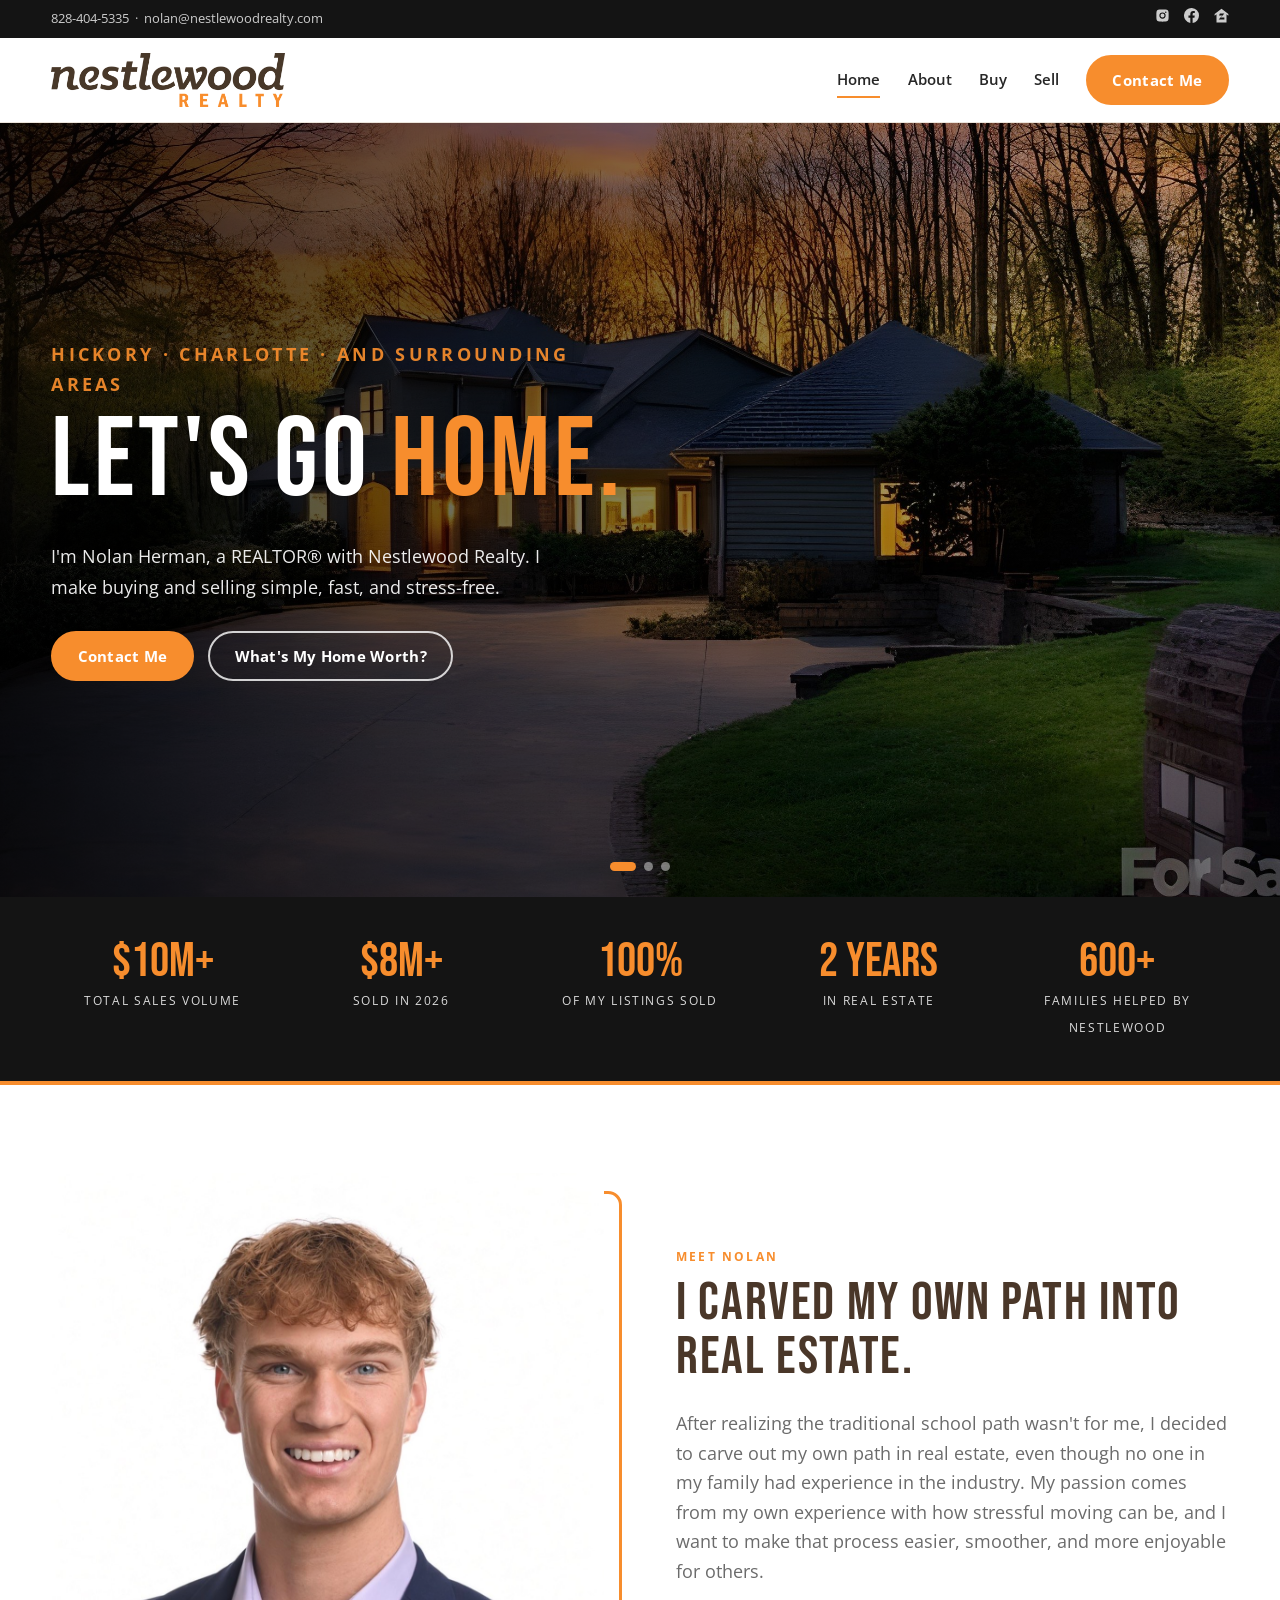
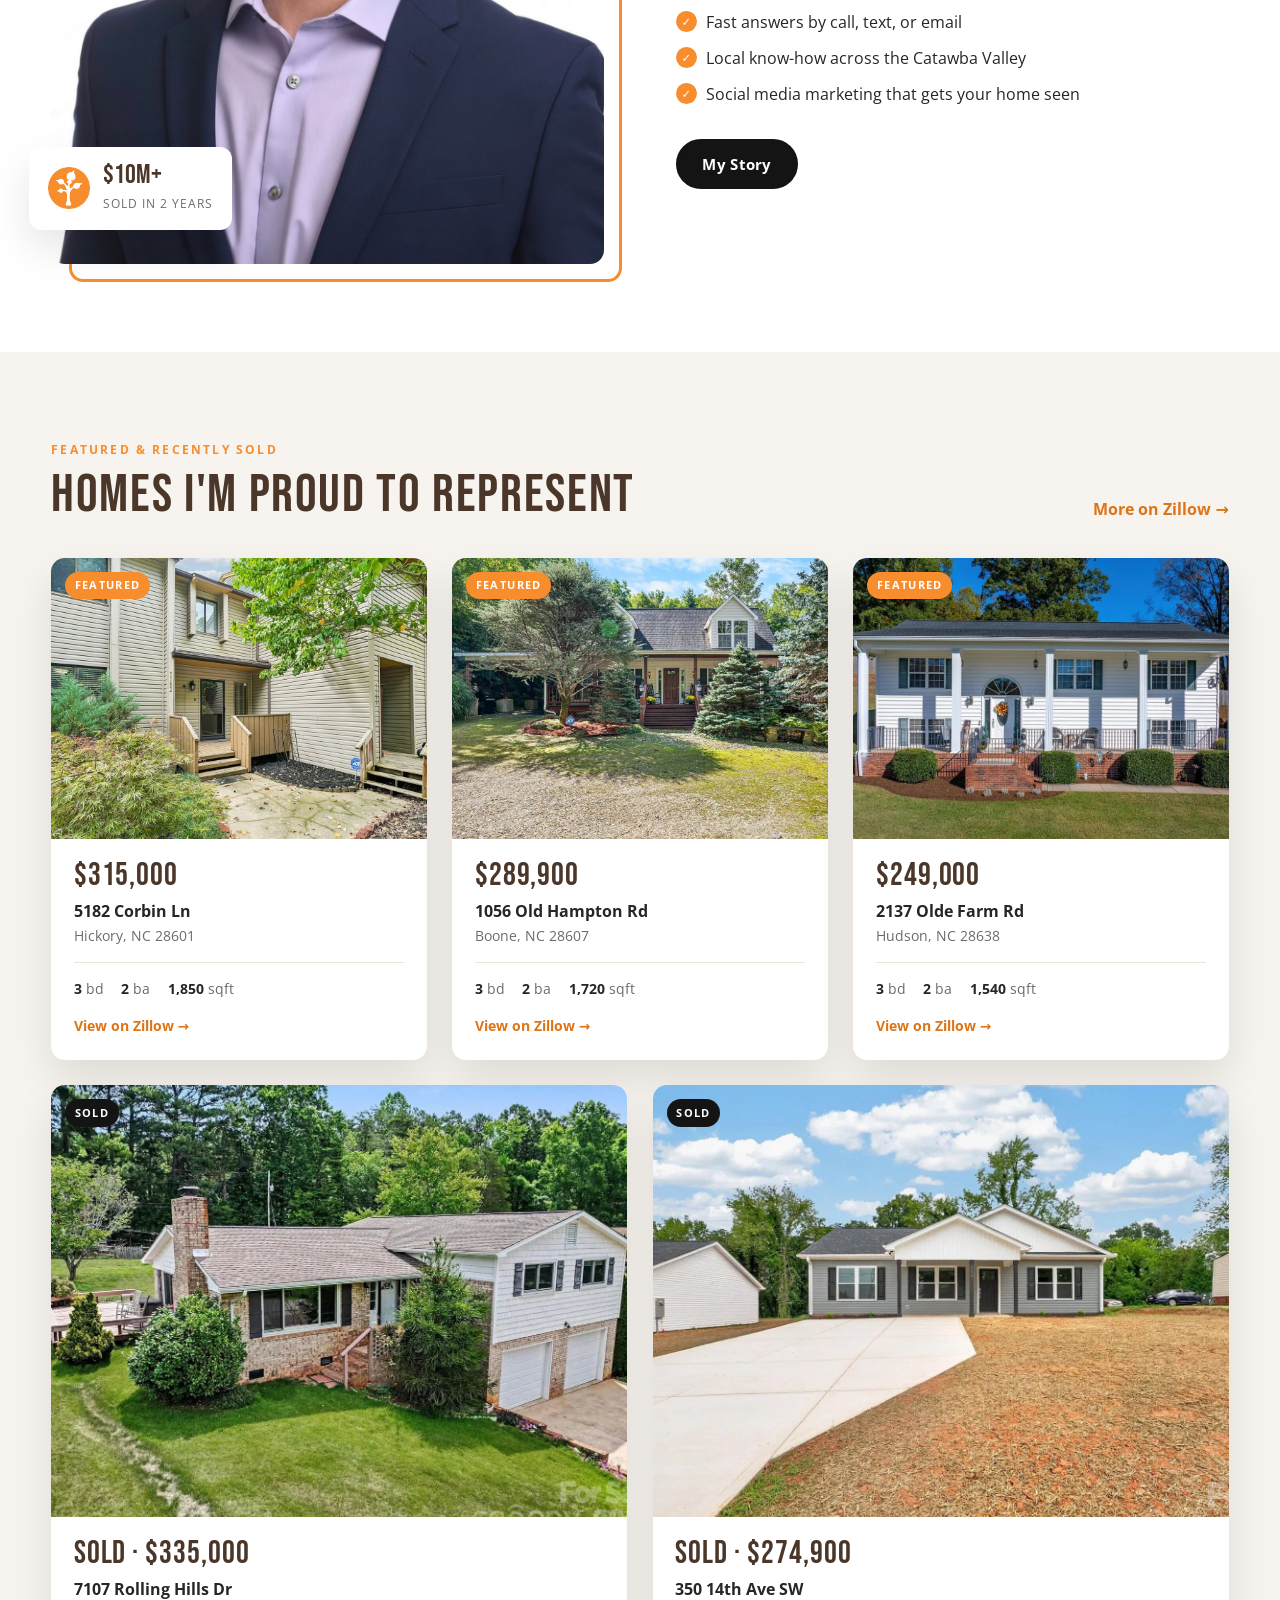
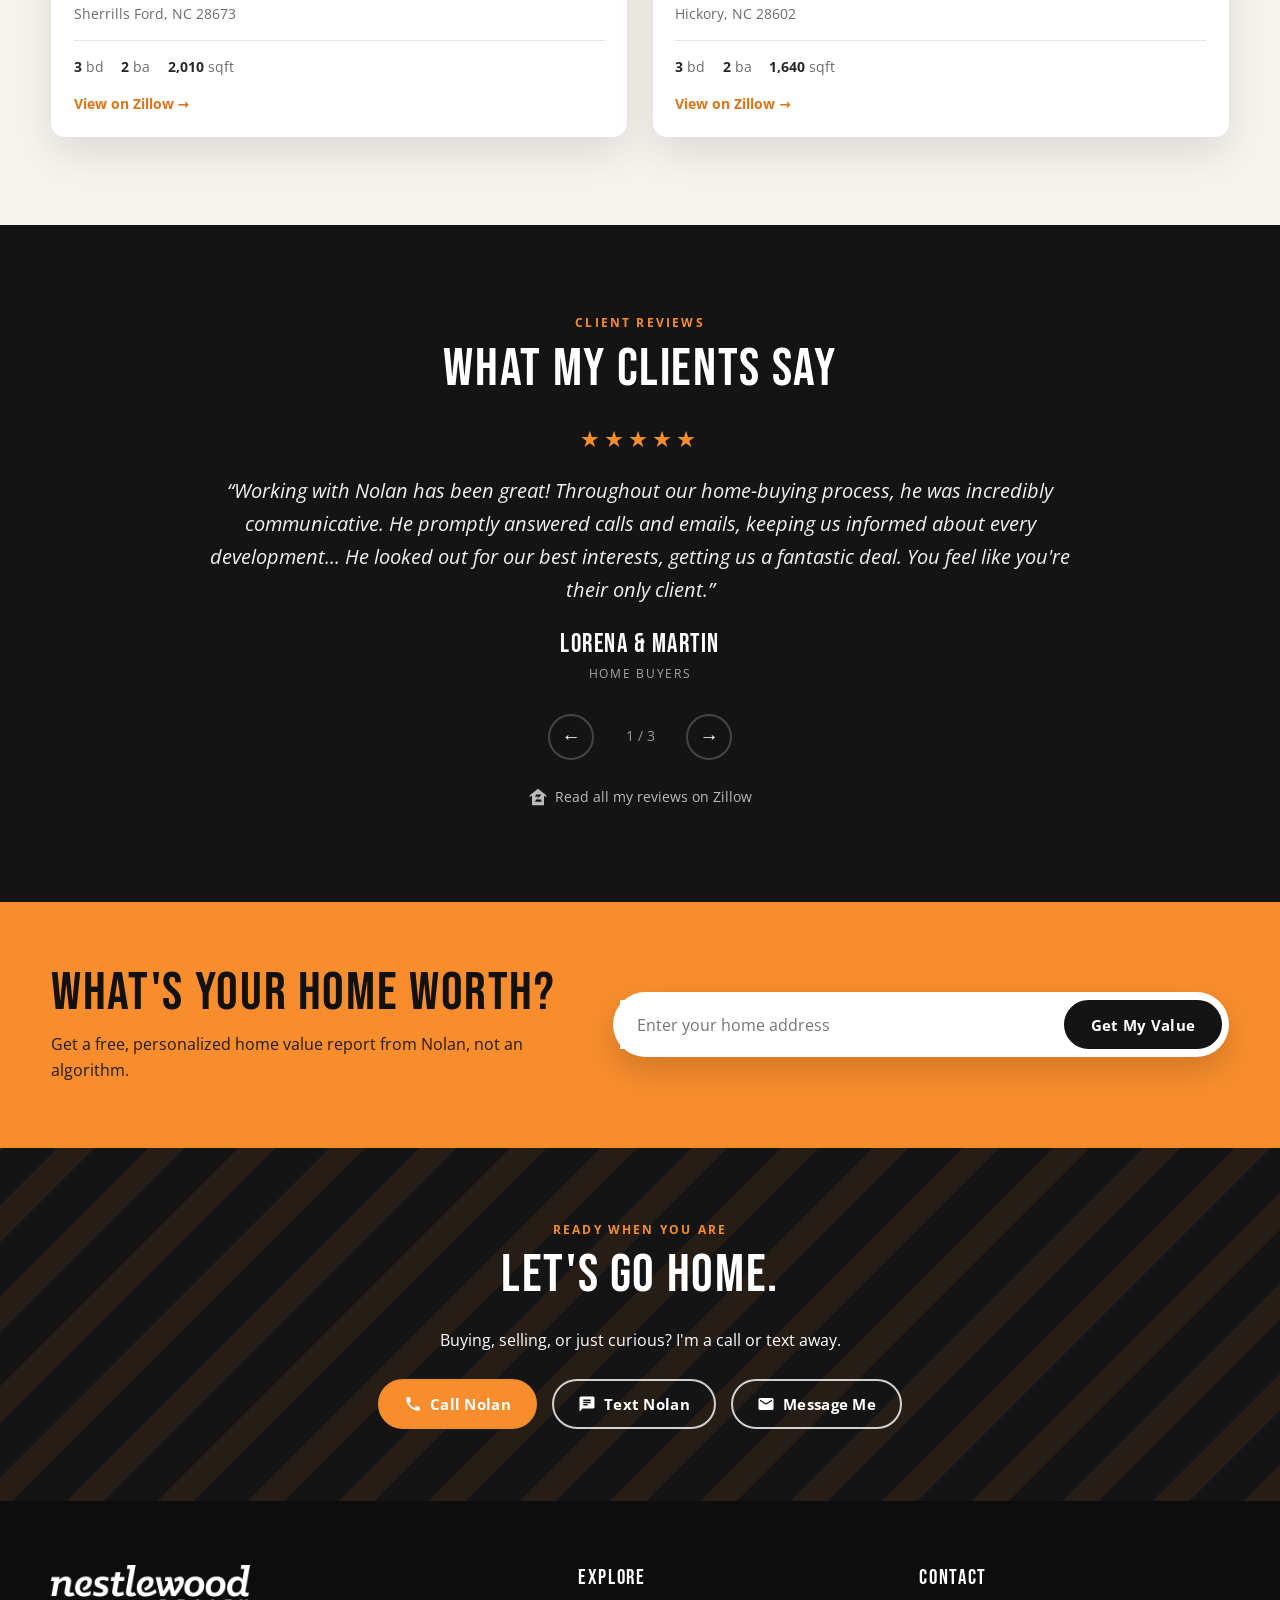
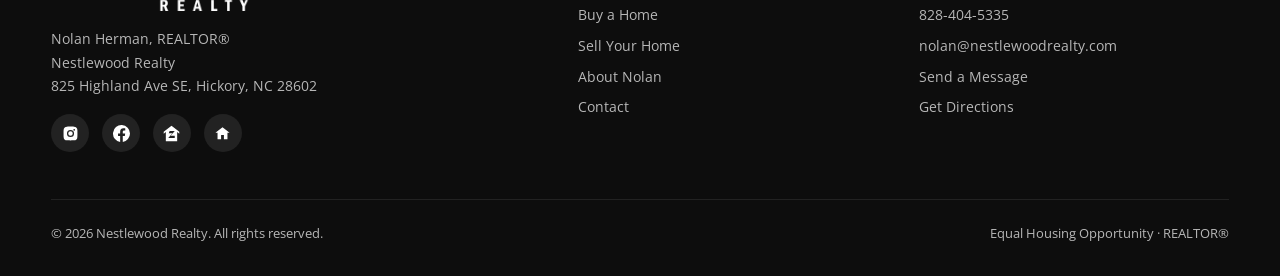
<file: index.html>
<!DOCTYPE html>
<html lang="en">
<head>
<meta charset="UTF-8" />
<meta name="viewport" content="width=device-width, initial-scale=1.0" />
<title>Nolan Herman, REALTOR® | Nestlewood Realty | Hickory, NC</title>
<meta name="description" content="Nolan Herman, REALTOR® with Nestlewood Realty. Helping buyers and sellers in Hickory, Newton, Granite Falls and the Charlotte area." />
<link rel="icon" href="images/tree-icon.png" />
<link rel="preconnect" href="https://fonts.googleapis.com" /><link rel="preconnect" href="https://fonts.gstatic.com" crossorigin />
<link href="https://fonts.googleapis.com/css2?family=Bebas+Neue&family=Open+Sans:ital,wght@0,400;0,600;0,700;1,400&display=swap" rel="stylesheet" />
<link rel="stylesheet" href="styles.css" />
</head>
<body>
<div class="topbar"><div class="wrap">
  <span><a href="tel:+18284045335">828-404-5335</a> &nbsp;·&nbsp; <a href="mailto:nolan@nestlewoodrealty.com">nolan@nestlewoodrealty.com</a></span>
  <span class="tsoc"><a href="https://www.instagram.com/nolansellsnc/" target="_blank" rel="noopener" aria-label="Instagram"><svg viewBox="0 0 24 24" aria-hidden="true"><path d="M12 2.2c3.2 0 3.6 0 4.8.1 3.3.1 4.8 1.7 4.9 4.9.1 1.3.1 1.6.1 4.8s0 3.6-.1 4.8c-.1 3.2-1.7 4.8-4.9 4.9-1.3.1-1.6.1-4.8.1s-3.6 0-4.8-.1c-3.3-.1-4.8-1.7-4.9-4.9C2.2 15.6 2.2 15.2 2.2 12s0-3.6.1-4.8C2.4 3.9 3.9 2.4 7.2 2.3 8.4 2.2 8.8 2.2 12 2.2zM12 7a5 5 0 1 0 0 10 5 5 0 0 0 0-10zm0 8.2a3.2 3.2 0 1 1 0-6.4 3.2 3.2 0 0 1 0 6.4zm5.2-9.6a1.2 1.2 0 1 0 0 2.4 1.2 1.2 0 0 0 0-2.4z"/></svg></a><a href="https://www.facebook.com/profile.php?id=61578346302536" target="_blank" rel="noopener" aria-label="Facebook"><svg viewBox="0 0 24 24" aria-hidden="true"><path d="M24 12a12 12 0 1 0-13.9 11.9v-8.4h-3V12h3V9.4c0-3 1.8-4.7 4.5-4.7 1.3 0 2.7.2 2.7.2v3h-1.5c-1.5 0-2 .9-2 1.9V12h3.4l-.5 3.5h-2.9v8.4A12 12 0 0 0 24 12z"/></svg></a><a href="https://www.zillow.com/profile/Nolansellnc" target="_blank" rel="noopener" aria-label="Zillow"><svg viewBox="0 0 24 24" aria-hidden="true"><path d="M12 1 1 9.6v2.6l3-2.2V23h16V10l3 2.2V9.6zm4.6 17.4H7.4l5.9-6.6H8.1l1.3-3.2h7.2l-5.8 6.6h5.8z"/></svg></a></span>
</div></div>
<header class="header"><div class="wrap">
  <a href="index.html"><img class="logo" src="images/logo.png" alt="Nestlewood Realty" /></a>
  <nav class="nav"><a href="index.html" class="active">Home</a><a href="about.html" class="">About</a><a href="buy.html" class="">Buy</a><a href="sell.html" class="">Sell</a><a href="contact.html" class="btn">Contact Me</a></nav>
  <button class="menu-btn" aria-label="Menu"><span></span><span></span><span></span></button>
</div></header>

<section class="hero">
  <div class="slides"><div class="slide on" style="background-image:url('images/cover.jpg')"></div><div class="slide ph-slide"></div><div class="slide ph-slide"></div></div>
  <div class="wrap"><div class="hero-copy">
    <p class="eyebrow">Hickory · Charlotte · and surrounding areas</p>
    <h1>Let's go <em>home.</em></h1>
    <p>I'm Nolan Herman, a REALTOR® with Nestlewood Realty. I make buying and selling simple, fast, and stress-free.</p>
    <div class="hero-actions"><a class="btn" href="contact.html">Contact Me</a><a class="btn btn-ghost" href="#value">What's My Home Worth?</a></div>
  </div></div>
  <div class="dots"><i class="on"></i><i></i><i></i></div>
</section>
<section class="stats"><div class="wrap stats-grid">
  <div class="stat"><strong>$10M+</strong><span>Total sales volume</span></div>
  <div class="stat"><strong>$8M+</strong><span>Sold in 2026</span></div>
  <div class="stat"><strong>100%</strong><span>Of my listings sold</span></div>
  <div class="stat"><strong>2 Years</strong><span>In real estate</span></div>
  <div class="stat"><strong>600+</strong><span>Families helped by Nestlewood</span></div>
</div></section>
<section class="section"><div class="wrap split">
  <div class="portrait rev"><img src="images/headshot.jpg" alt="Nolan Herman" />
    <div class="badge-float"><img src="images/tree-icon.png" alt="" /><div><strong>$10M+</strong><span>Sold in 2 years</span></div></div></div>
  <div class="rev"><p class="eyebrow">Meet Nolan</p><h2>I carved my own path into real estate.</h2>
    <p class="lead">After realizing the traditional school path wasn't for me, I decided to carve out my own path in real estate, even though no one in my family had experience in the industry. My passion comes from my own experience with how stressful moving can be, and I want to make that process easier, smoother, and more enjoyable for others.</p>
    <ul class="checks"><li>Fast answers by call, text, or email</li><li>Local know-how across the Catawba Valley</li><li>Social media marketing that gets your home seen</li></ul>
    <a class="btn btn-dark" href="about.html">My Story</a></div>
</div></section>
<section class="section soft"><div class="wrap">
  <div class="head-row"><div><p class="eyebrow">Featured &amp; Recently Sold</p><h2>Homes I'm proud to represent</h2></div><a class="link" href="https://www.zillow.com/profile/Nolansellnc" target="_blank" rel="noopener">More on Zillow →</a></div>
  <div class="cards5"><a class="listing rev" href="https://www.zillow.com/homedetails/5182-Corbin-Ln-Hickory-NC-28601/92556701_zpid/" target="_blank" rel="noopener">
  <div class="pic"><span class="tag ">Featured</span><img src="images/listings/5182-corbin-ln.jpg" alt="5182 Corbin Ln" style="position:absolute;inset:0;width:100%;height:100%;object-fit:cover" loading="lazy" /></div>
  <div class="body"><div class="price">$315,000</div><p class="addr">5182 Corbin Ln</p><p class="city">Hickory, NC 28601</p>
  <div class="specs"><span><b>3</b> bd</span><span><b>2</b> ba</span><span><b>1,850</b> sqft</span></div>
  <div class="zl">View on Zillow →</div></div></a><a class="listing rev" href="https://www.zillow.com/homedetails/1056-Old-Hampton-Rd-Boone-NC-28607/99379549_zpid/" target="_blank" rel="noopener">
  <div class="pic"><span class="tag ">Featured</span><img src="images/listings/1056-old-hampton-rd.jpg" alt="1056 Old Hampton Rd" style="position:absolute;inset:0;width:100%;height:100%;object-fit:cover" loading="lazy" /></div>
  <div class="body"><div class="price">$289,900</div><p class="addr">1056 Old Hampton Rd</p><p class="city">Boone, NC 28607</p>
  <div class="specs"><span><b>3</b> bd</span><span><b>2</b> ba</span><span><b>1,720</b> sqft</span></div>
  <div class="zl">View on Zillow →</div></div></a><a class="listing rev" href="https://www.zillow.com/homedetails/2137-Olde-Farm-Rd-Hudson-NC-28638/70112964_zpid/" target="_blank" rel="noopener">
  <div class="pic"><span class="tag ">Featured</span><img src="images/listings/2137-olde-farm-rd.jpg" alt="2137 Olde Farm Rd" style="position:absolute;inset:0;width:100%;height:100%;object-fit:cover" loading="lazy" /></div>
  <div class="body"><div class="price">$249,000</div><p class="addr">2137 Olde Farm Rd</p><p class="city">Hudson, NC 28638</p>
  <div class="specs"><span><b>3</b> bd</span><span><b>2</b> ba</span><span><b>1,540</b> sqft</span></div>
  <div class="zl">View on Zillow →</div></div></a><a class="listing rev" href="https://www.zillow.com/homedetails/7107-Rolling-Hills-Dr-Sherrills-Ford-NC-28673/71910314_zpid/" target="_blank" rel="noopener">
  <div class="pic"><span class="tag sold">Sold</span><img src="images/listings/7107-rolling-hills-dr.jpg" alt="7107 Rolling Hills Dr" style="position:absolute;inset:0;width:100%;height:100%;object-fit:cover" loading="lazy" /></div>
  <div class="body"><div class="price">Sold · $335,000</div><p class="addr">7107 Rolling Hills Dr</p><p class="city">Sherrills Ford, NC 28673</p>
  <div class="specs"><span><b>3</b> bd</span><span><b>2</b> ba</span><span><b>2,010</b> sqft</span></div>
  <div class="zl">View on Zillow →</div></div></a><a class="listing rev" href="https://www.zillow.com/homedetails/350-14th-Ave-SW-Hickory-NC-28602/464120420_zpid/" target="_blank" rel="noopener">
  <div class="pic"><span class="tag sold">Sold</span><img src="images/listings/350-14th-ave-sw.jpg" alt="350 14th Ave SW" style="position:absolute;inset:0;width:100%;height:100%;object-fit:cover" loading="lazy" /></div>
  <div class="body"><div class="price">Sold · $274,900</div><p class="addr">350 14th Ave SW</p><p class="city">Hickory, NC 28602</p>
  <div class="specs"><span><b>3</b> bd</span><span><b>2</b> ba</span><span><b>1,640</b> sqft</span></div>
  <div class="zl">View on Zillow →</div></div></a></div>
</div></section>
<section class="section dark" id="reviews"><div class="wrap center">
  <p class="eyebrow">Client Reviews</p><h2>What my clients say</h2>
  <div class="slider"><div class="rv on"><div class="stars">★★★★★</div><blockquote>“Working with Nolan has been great! Throughout our home-buying process, he was incredibly communicative. He promptly answered calls and emails, keeping us informed about every development... He looked out for our best interests, getting us a fantastic deal. You feel like you&#x27;re their only client.”</blockquote><cite>Lorena &amp; Martin<span>Home Buyers</span></cite></div><div class="rv"><div class="stars">★★★★★</div><blockquote>“Working with Nolan has been an outstanding experience from start to finish. His professionalism, deep market knowledge, and ability to communicate clearly made the entire home-buying process significantly easier and far less stressful... He is exceptional at what he does, and I&#x27;m grateful to have worked with him.”</blockquote><cite>Jacopo B.<span>Home Buyer</span></cite></div><div class="rv"><div class="stars">★★★★★</div><blockquote>“As first-time homebuyers, we appreciated his professionalism, knowledge, and dedication throughout the entire process. We couldn&#x27;t have asked for a better realtor than Nolan... We absolutely love our new home and highly recommend Nolan to anyone looking for a realtor who genuinely cares about their clients.”</blockquote><cite>Alfred &amp; Rashonda Wingate<span>First-Time Home Buyers</span></cite></div>
    <div class="rv-nav"><button class="rv-prev" aria-label="Previous review">←</button><span class="rv-count">1 / 3</span><button class="rv-next" aria-label="Next review">→</button></div>
  </div>
  <a class="zillow-badge" href="https://www.zillow.com/profile/Nolansellnc" target="_blank" rel="noopener"><svg style="width:18px;height:18px;fill:currentColor" viewBox="0 0 24 24" aria-hidden="true"><path d="M12 1 1 9.6v2.6l3-2.2V23h16V10l3 2.2V9.6zm4.6 17.4H7.4l5.9-6.6H8.1l1.3-3.2h7.2l-5.8 6.6h5.8z"/></svg> Read all my reviews on Zillow</a>
</div></section>
<section class="valuation" id="value"><div class="wrap val-grid">
  <div><h2>What's your home worth?</h2><p>Get a free, personalized home value report from Nolan, not an algorithm.</p></div>
  <form class="val-form lead-form" data-subject="Home value request"><input name="address" placeholder="Enter your home address" required /><button class="btn btn-dark" type="submit">Get My Value</button></form>
</div></section>
<section class="cta"><div class="wrap"><p class="eyebrow">Ready when you are</p><h2>Let's go home.</h2>
  <p>Buying, selling, or just curious? I'm a call or text away.</p>
  <div class="cta-actions"><a class="btn" href="tel:+18284045335"><svg viewBox="0 0 24 24" aria-hidden="true"><path d="M6.6 10.8a15.1 15.1 0 0 0 6.6 6.6l2.2-2.2a1 1 0 0 1 1-.25 11.4 11.4 0 0 0 3.6.57 1 1 0 0 1 1 1V20a1 1 0 0 1-1 1A17 17 0 0 1 3 4a1 1 0 0 1 1-1h3.5a1 1 0 0 1 1 1c0 1.25.2 2.45.57 3.57a1 1 0 0 1-.25 1z"/></svg> Call Nolan</a><a class="btn btn-ghost" href="sms:+18284045335"><svg viewBox="0 0 24 24" aria-hidden="true"><path d="M20 2H4a2 2 0 0 0-2 2v18l4-4h14a2 2 0 0 0 2-2V4a2 2 0 0 0-2-2zM7 9h10v2H7zm6 5H7v-2h6zm4-6H7V6h10z"/></svg> Text Nolan</a><a class="btn btn-ghost" href="contact.html"><svg viewBox="0 0 24 24" aria-hidden="true"><path d="M20 4H4a2 2 0 0 0-2 2v12a2 2 0 0 0 2 2h16a2 2 0 0 0 2-2V6a2 2 0 0 0-2-2zm0 4-8 5-8-5V6l8 5 8-5z"/></svg> Message Me</a></div>
</div></section>
<footer class="footer"><div class="wrap">
  <div class="f-grid">
    <div><img class="flogo" src="images/logo.png" alt="Nestlewood Realty" />
      <p>Nolan Herman, REALTOR®<br />Nestlewood Realty<br />825 Highland Ave SE, Hickory, NC 28602</p>
      <div class="fsoc"><a href="https://www.instagram.com/nolansellsnc/" target="_blank" rel="noopener" aria-label="Instagram"><svg viewBox="0 0 24 24" aria-hidden="true"><path d="M12 2.2c3.2 0 3.6 0 4.8.1 3.3.1 4.8 1.7 4.9 4.9.1 1.3.1 1.6.1 4.8s0 3.6-.1 4.8c-.1 3.2-1.7 4.8-4.9 4.9-1.3.1-1.6.1-4.8.1s-3.6 0-4.8-.1c-3.3-.1-4.8-1.7-4.9-4.9C2.2 15.6 2.2 15.2 2.2 12s0-3.6.1-4.8C2.4 3.9 3.9 2.4 7.2 2.3 8.4 2.2 8.8 2.2 12 2.2zM12 7a5 5 0 1 0 0 10 5 5 0 0 0 0-10zm0 8.2a3.2 3.2 0 1 1 0-6.4 3.2 3.2 0 0 1 0 6.4zm5.2-9.6a1.2 1.2 0 1 0 0 2.4 1.2 1.2 0 0 0 0-2.4z"/></svg></a><a href="https://www.facebook.com/profile.php?id=61578346302536" target="_blank" rel="noopener" aria-label="Facebook"><svg viewBox="0 0 24 24" aria-hidden="true"><path d="M24 12a12 12 0 1 0-13.9 11.9v-8.4h-3V12h3V9.4c0-3 1.8-4.7 4.5-4.7 1.3 0 2.7.2 2.7.2v3h-1.5c-1.5 0-2 .9-2 1.9V12h3.4l-.5 3.5h-2.9v8.4A12 12 0 0 0 24 12z"/></svg></a><a href="https://www.zillow.com/profile/Nolansellnc" target="_blank" rel="noopener" aria-label="Zillow"><svg viewBox="0 0 24 24" aria-hidden="true"><path d="M12 1 1 9.6v2.6l3-2.2V23h16V10l3 2.2V9.6zm4.6 17.4H7.4l5.9-6.6H8.1l1.3-3.2h7.2l-5.8 6.6h5.8z"/></svg></a><a href="https://www.homes.com/real-estate-agents/nolan-herman/2672vt8/" target="_blank" rel="noopener" aria-label="Homes.com"><svg viewBox="0 0 24 24" aria-hidden="true"><path d="M12 3 2 11h3v9h5v-6h4v6h5v-9h3z"/></svg></a></div></div>
    <div><h4>Explore</h4><a href="buy.html">Buy a Home</a><a href="sell.html">Sell Your Home</a><a href="about.html">About Nolan</a><a href="contact.html">Contact</a></div>
    <div><h4>Contact</h4><a href="tel:+18284045335">828-404-5335</a><a href="mailto:nolan@nestlewoodrealty.com">nolan@nestlewoodrealty.com</a><a href="contact.html">Send a Message</a><a href="https://www.google.com/maps/search/?api=1&query=825+Highland+Ave+SE,+Hickory,+NC+28602" target="_blank" rel="noopener">Get Directions</a></div>
  </div>
  <div class="f-bottom"><span>© 2026 Nestlewood Realty. All rights reserved.</span><span>Equal Housing Opportunity · REALTOR®</span></div>
</div></footer>
<script src="script.js"></script>
</body>
</html>
</file>
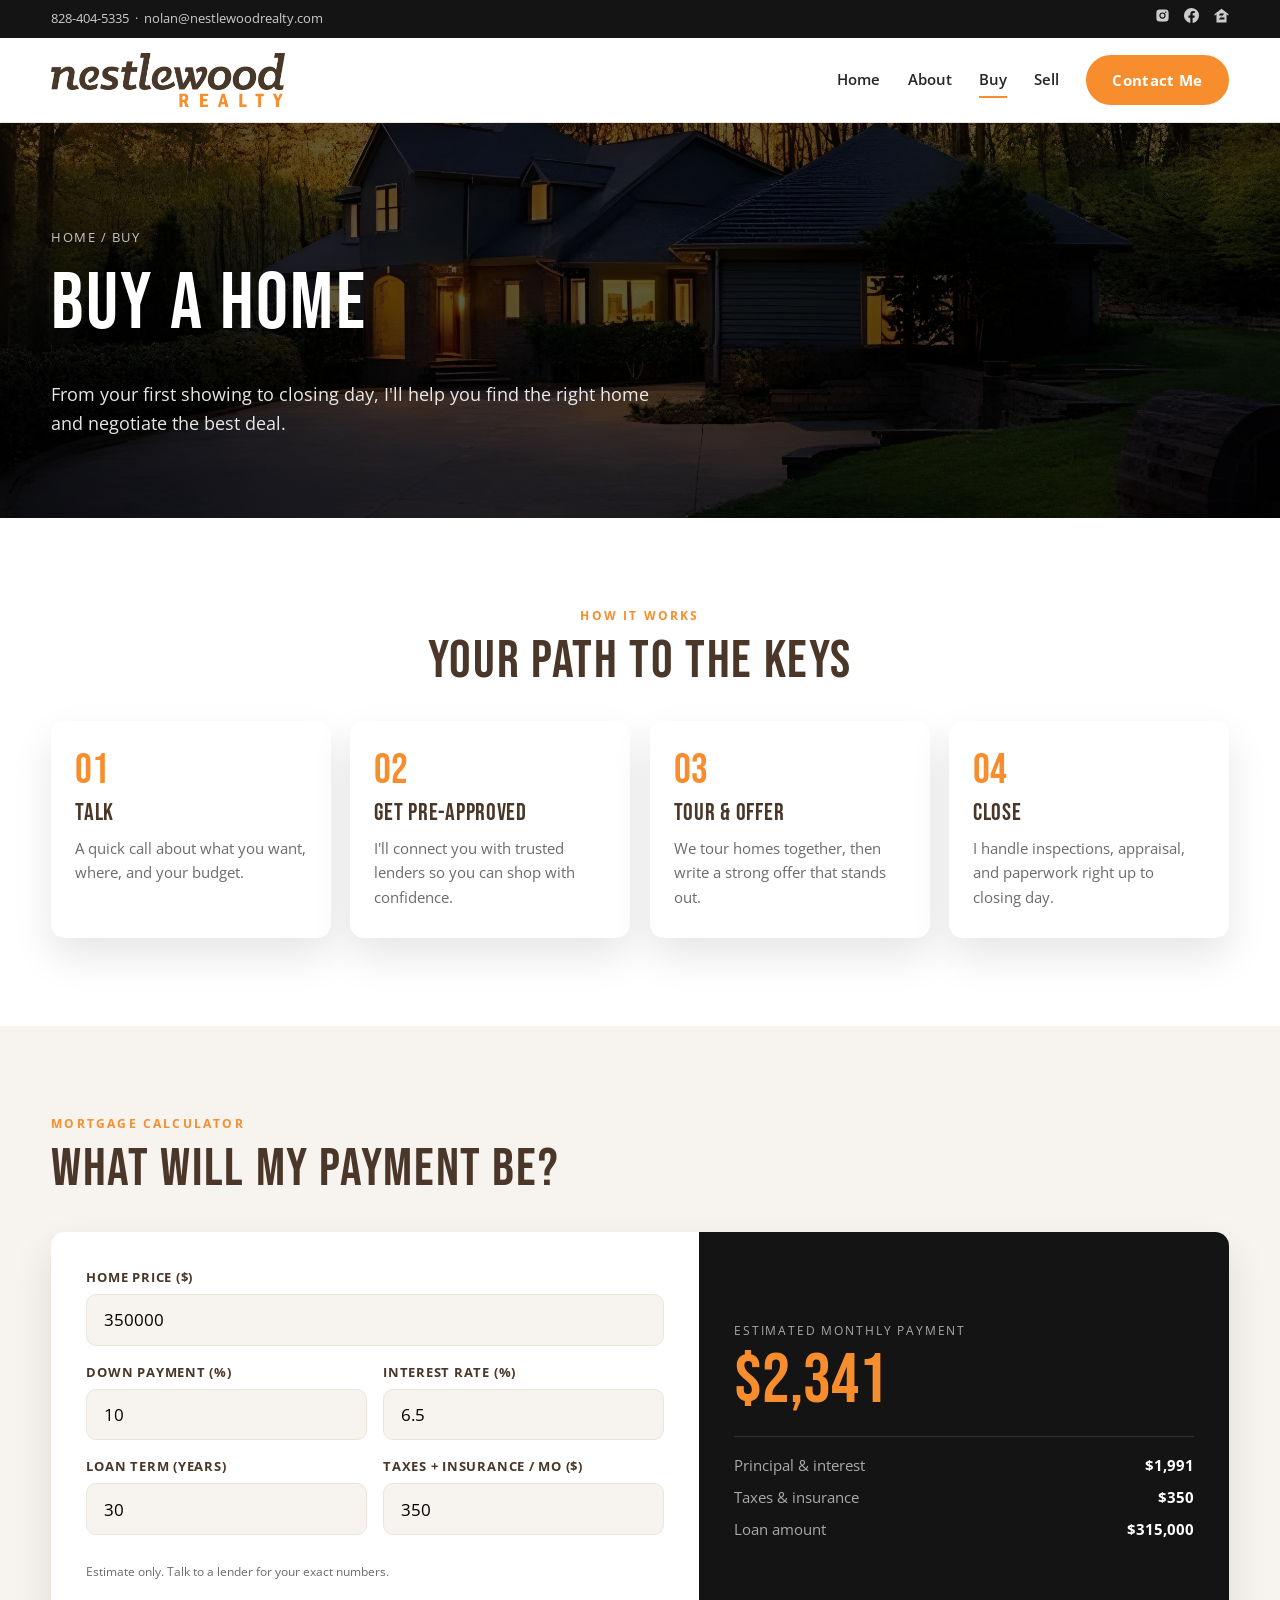
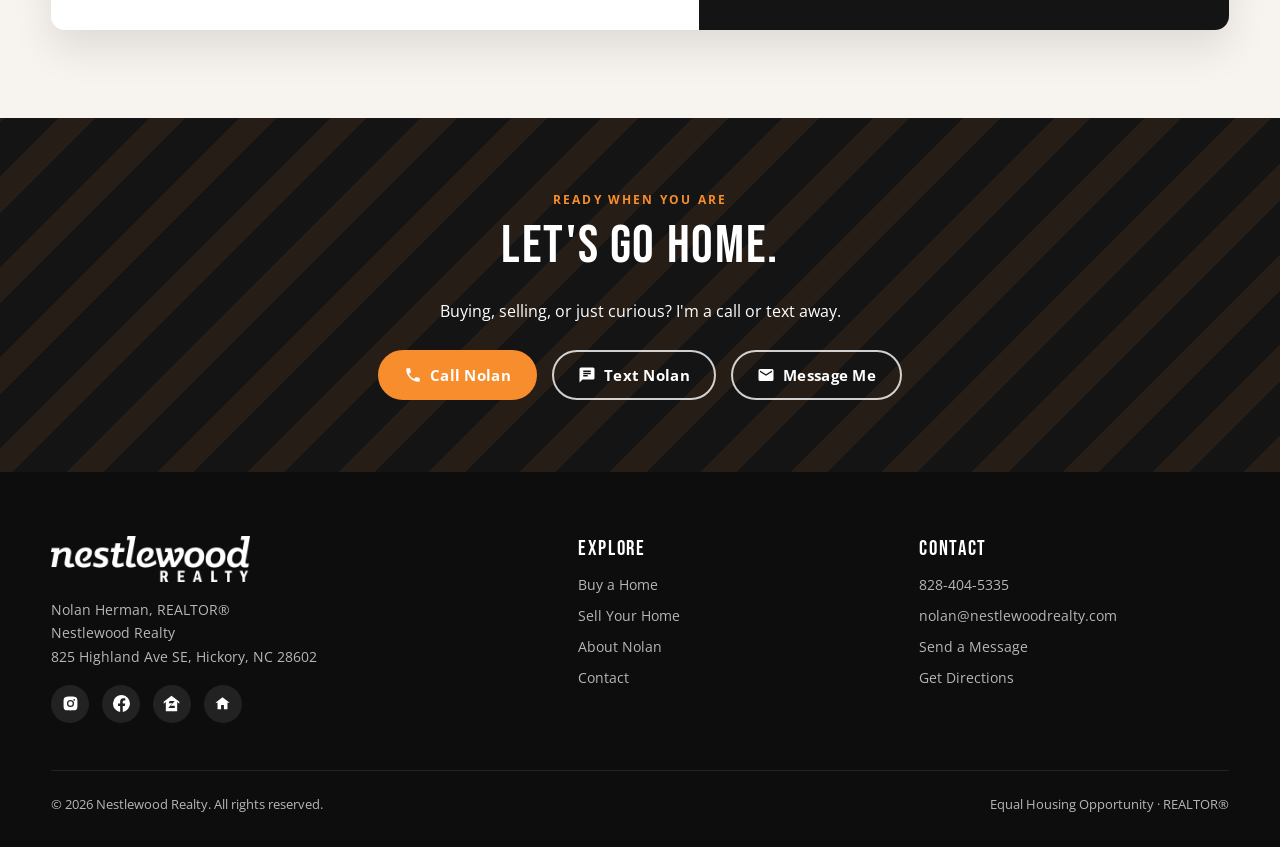
<file: buy.html>
<!DOCTYPE html>
<html lang="en">
<head>
<meta charset="UTF-8" />
<meta name="viewport" content="width=device-width, initial-scale=1.0" />
<title>Buy a Home | Nolan Herman, REALTOR®</title>
<meta name="description" content="Nolan Herman, REALTOR® with Nestlewood Realty. Helping buyers and sellers in Hickory, Newton, Granite Falls and the Charlotte area." />
<link rel="icon" href="images/tree-icon.png" />
<link rel="preconnect" href="https://fonts.googleapis.com" /><link rel="preconnect" href="https://fonts.gstatic.com" crossorigin />
<link href="https://fonts.googleapis.com/css2?family=Bebas+Neue&family=Open+Sans:ital,wght@0,400;0,600;0,700;1,400&display=swap" rel="stylesheet" />
<link rel="stylesheet" href="styles.css" />
</head>
<body>
<div class="topbar"><div class="wrap">
  <span><a href="tel:+18284045335">828-404-5335</a> &nbsp;·&nbsp; <a href="mailto:nolan@nestlewoodrealty.com">nolan@nestlewoodrealty.com</a></span>
  <span class="tsoc"><a href="https://www.instagram.com/nolansellsnc/" target="_blank" rel="noopener" aria-label="Instagram"><svg viewBox="0 0 24 24" aria-hidden="true"><path d="M12 2.2c3.2 0 3.6 0 4.8.1 3.3.1 4.8 1.7 4.9 4.9.1 1.3.1 1.6.1 4.8s0 3.6-.1 4.8c-.1 3.2-1.7 4.8-4.9 4.9-1.3.1-1.6.1-4.8.1s-3.6 0-4.8-.1c-3.3-.1-4.8-1.7-4.9-4.9C2.2 15.6 2.2 15.2 2.2 12s0-3.6.1-4.8C2.4 3.9 3.9 2.4 7.2 2.3 8.4 2.2 8.8 2.2 12 2.2zM12 7a5 5 0 1 0 0 10 5 5 0 0 0 0-10zm0 8.2a3.2 3.2 0 1 1 0-6.4 3.2 3.2 0 0 1 0 6.4zm5.2-9.6a1.2 1.2 0 1 0 0 2.4 1.2 1.2 0 0 0 0-2.4z"/></svg></a><a href="https://www.facebook.com/profile.php?id=61578346302536" target="_blank" rel="noopener" aria-label="Facebook"><svg viewBox="0 0 24 24" aria-hidden="true"><path d="M24 12a12 12 0 1 0-13.9 11.9v-8.4h-3V12h3V9.4c0-3 1.8-4.7 4.5-4.7 1.3 0 2.7.2 2.7.2v3h-1.5c-1.5 0-2 .9-2 1.9V12h3.4l-.5 3.5h-2.9v8.4A12 12 0 0 0 24 12z"/></svg></a><a href="https://www.zillow.com/profile/Nolansellnc" target="_blank" rel="noopener" aria-label="Zillow"><svg viewBox="0 0 24 24" aria-hidden="true"><path d="M12 1 1 9.6v2.6l3-2.2V23h16V10l3 2.2V9.6zm4.6 17.4H7.4l5.9-6.6H8.1l1.3-3.2h7.2l-5.8 6.6h5.8z"/></svg></a></span>
</div></div>
<header class="header"><div class="wrap">
  <a href="index.html"><img class="logo" src="images/logo.png" alt="Nestlewood Realty" /></a>
  <nav class="nav"><a href="index.html" class="">Home</a><a href="about.html" class="">About</a><a href="buy.html" class="active">Buy</a><a href="sell.html" class="">Sell</a><a href="contact.html" class="btn">Contact Me</a></nav>
  <button class="menu-btn" aria-label="Menu"><span></span><span></span><span></span></button>
</div></header>

<section class="page-hero" style="--bg:url('images/cover.jpg')"><div class="wrap"><div class="crumbs">Home / Buy</div><h1>Buy a Home</h1><p>From your first showing to closing day, I'll help you find the right home and negotiate the best deal.</p></div></section>
<section class="section"><div class="wrap center"><p class="eyebrow">How It Works</p><h2>Your path to the keys</h2>
  <div class="steps" style="text-align:left;margin-top:2rem">
    <div class="step rev"><h3>Talk</h3><p>A quick call about what you want, where, and your budget.</p></div>
    <div class="step rev"><h3>Get Pre-Approved</h3><p>I'll connect you with trusted lenders so you can shop with confidence.</p></div>
    <div class="step rev"><h3>Tour & Offer</h3><p>We tour homes together, then write a strong offer that stands out.</p></div>
    <div class="step rev"><h3>Close</h3><p>I handle inspections, appraisal, and paperwork right up to closing day.</p></div>
  </div></div></section>
<section class="section soft" id="calculator"><div class="wrap"><div class="head-row"><div><p class="eyebrow">Mortgage Calculator</p><h2>What will my payment be?</h2></div></div>
  <div class="calc rev">
    <div class="inputs">
      <label>Home price ($)<input id="c-price" type="number" value="350000" min="0" step="1000" /></label>
      <div class="row"><label>Down payment (%)<input id="c-down" type="number" value="10" min="0" max="100" step="1" /></label><label>Interest rate (%)<input id="c-rate" type="number" value="6.5" min="0" step="0.05" /></label></div>
      <div class="row"><label>Loan term (years)<input id="c-term" type="number" value="30" min="1" step="1" /></label><label>Taxes + insurance / mo ($)<input id="c-extra" type="number" value="350" min="0" step="10" /></label></div>
      <p class="fine">Estimate only. Talk to a lender for your exact numbers.</p>
    </div>
    <div class="result"><small>Estimated monthly payment</small><div class="pay" id="c-pay">$0</div>
      <div class="bd"><div><span>Principal & interest</span><b id="c-pi">$0</b></div><div><span>Taxes & insurance</span><b id="c-ti">$0</b></div><div><span>Loan amount</span><b id="c-loan">$0</b></div></div></div>
  </div></div></section>
<section class="cta"><div class="wrap"><p class="eyebrow">Ready when you are</p><h2>Let's go home.</h2>
  <p>Buying, selling, or just curious? I'm a call or text away.</p>
  <div class="cta-actions"><a class="btn" href="tel:+18284045335"><svg viewBox="0 0 24 24" aria-hidden="true"><path d="M6.6 10.8a15.1 15.1 0 0 0 6.6 6.6l2.2-2.2a1 1 0 0 1 1-.25 11.4 11.4 0 0 0 3.6.57 1 1 0 0 1 1 1V20a1 1 0 0 1-1 1A17 17 0 0 1 3 4a1 1 0 0 1 1-1h3.5a1 1 0 0 1 1 1c0 1.25.2 2.45.57 3.57a1 1 0 0 1-.25 1z"/></svg> Call Nolan</a><a class="btn btn-ghost" href="sms:+18284045335"><svg viewBox="0 0 24 24" aria-hidden="true"><path d="M20 2H4a2 2 0 0 0-2 2v18l4-4h14a2 2 0 0 0 2-2V4a2 2 0 0 0-2-2zM7 9h10v2H7zm6 5H7v-2h6zm4-6H7V6h10z"/></svg> Text Nolan</a><a class="btn btn-ghost" href="contact.html"><svg viewBox="0 0 24 24" aria-hidden="true"><path d="M20 4H4a2 2 0 0 0-2 2v12a2 2 0 0 0 2 2h16a2 2 0 0 0 2-2V6a2 2 0 0 0-2-2zm0 4-8 5-8-5V6l8 5 8-5z"/></svg> Message Me</a></div>
</div></section>
<footer class="footer"><div class="wrap">
  <div class="f-grid">
    <div><img class="flogo" src="images/logo.png" alt="Nestlewood Realty" />
      <p>Nolan Herman, REALTOR®<br />Nestlewood Realty<br />825 Highland Ave SE, Hickory, NC 28602</p>
      <div class="fsoc"><a href="https://www.instagram.com/nolansellsnc/" target="_blank" rel="noopener" aria-label="Instagram"><svg viewBox="0 0 24 24" aria-hidden="true"><path d="M12 2.2c3.2 0 3.6 0 4.8.1 3.3.1 4.8 1.7 4.9 4.9.1 1.3.1 1.6.1 4.8s0 3.6-.1 4.8c-.1 3.2-1.7 4.8-4.9 4.9-1.3.1-1.6.1-4.8.1s-3.6 0-4.8-.1c-3.3-.1-4.8-1.7-4.9-4.9C2.2 15.6 2.2 15.2 2.2 12s0-3.6.1-4.8C2.4 3.9 3.9 2.4 7.2 2.3 8.4 2.2 8.8 2.2 12 2.2zM12 7a5 5 0 1 0 0 10 5 5 0 0 0 0-10zm0 8.2a3.2 3.2 0 1 1 0-6.4 3.2 3.2 0 0 1 0 6.4zm5.2-9.6a1.2 1.2 0 1 0 0 2.4 1.2 1.2 0 0 0 0-2.4z"/></svg></a><a href="https://www.facebook.com/profile.php?id=61578346302536" target="_blank" rel="noopener" aria-label="Facebook"><svg viewBox="0 0 24 24" aria-hidden="true"><path d="M24 12a12 12 0 1 0-13.9 11.9v-8.4h-3V12h3V9.4c0-3 1.8-4.7 4.5-4.7 1.3 0 2.7.2 2.7.2v3h-1.5c-1.5 0-2 .9-2 1.9V12h3.4l-.5 3.5h-2.9v8.4A12 12 0 0 0 24 12z"/></svg></a><a href="https://www.zillow.com/profile/Nolansellnc" target="_blank" rel="noopener" aria-label="Zillow"><svg viewBox="0 0 24 24" aria-hidden="true"><path d="M12 1 1 9.6v2.6l3-2.2V23h16V10l3 2.2V9.6zm4.6 17.4H7.4l5.9-6.6H8.1l1.3-3.2h7.2l-5.8 6.6h5.8z"/></svg></a><a href="https://www.homes.com/real-estate-agents/nolan-herman/2672vt8/" target="_blank" rel="noopener" aria-label="Homes.com"><svg viewBox="0 0 24 24" aria-hidden="true"><path d="M12 3 2 11h3v9h5v-6h4v6h5v-9h3z"/></svg></a></div></div>
    <div><h4>Explore</h4><a href="buy.html">Buy a Home</a><a href="sell.html">Sell Your Home</a><a href="about.html">About Nolan</a><a href="contact.html">Contact</a></div>
    <div><h4>Contact</h4><a href="tel:+18284045335">828-404-5335</a><a href="mailto:nolan@nestlewoodrealty.com">nolan@nestlewoodrealty.com</a><a href="contact.html">Send a Message</a><a href="https://www.google.com/maps/search/?api=1&query=825+Highland+Ave+SE,+Hickory,+NC+28602" target="_blank" rel="noopener">Get Directions</a></div>
  </div>
  <div class="f-bottom"><span>© 2026 Nestlewood Realty. All rights reserved.</span><span>Equal Housing Opportunity · REALTOR®</span></div>
</div></footer>
<script src="script.js"></script>
</body>
</html>
</file>
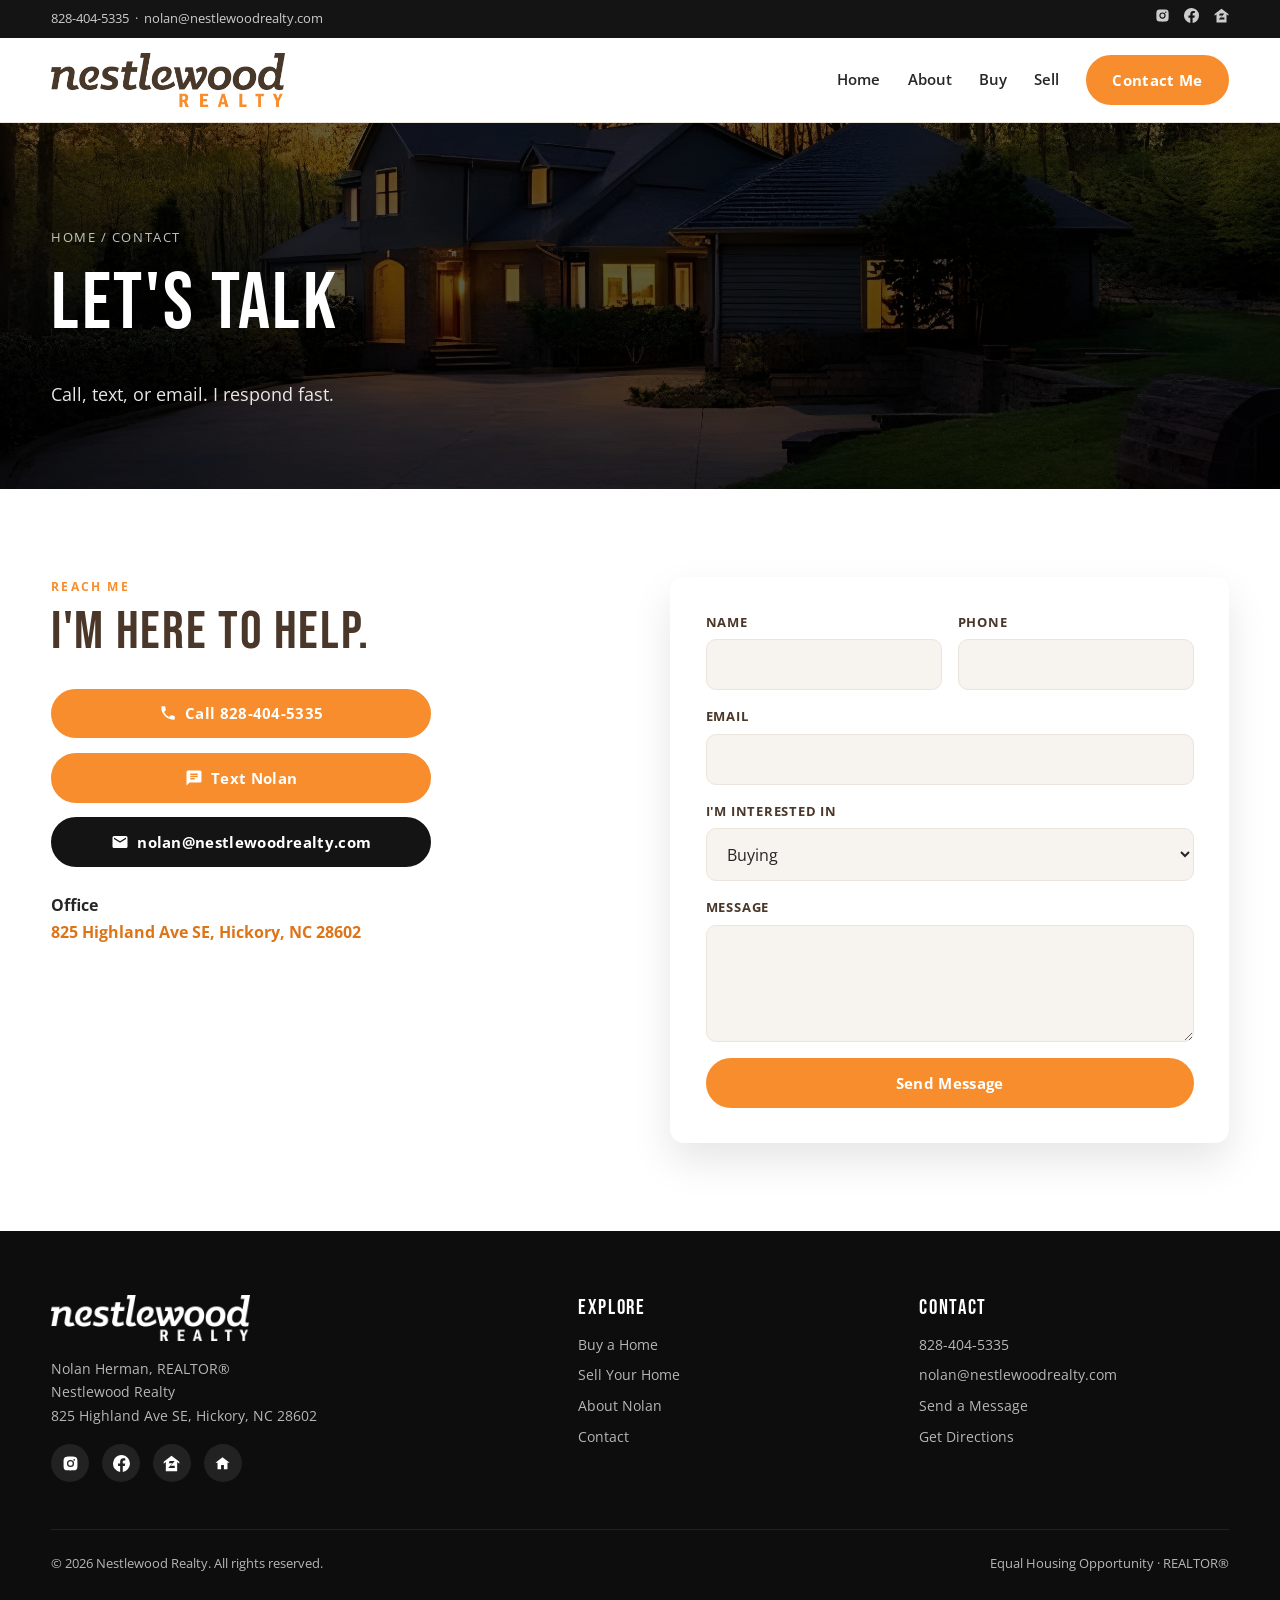
<file: contact.html>
<!DOCTYPE html>
<html lang="en">
<head>
<meta charset="UTF-8" />
<meta name="viewport" content="width=device-width, initial-scale=1.0" />
<title>Contact Nolan Herman | Nestlewood Realty</title>
<meta name="description" content="Nolan Herman, REALTOR® with Nestlewood Realty. Helping buyers and sellers in Hickory, Newton, Granite Falls and the Charlotte area." />
<link rel="icon" href="images/tree-icon.png" />
<link rel="preconnect" href="https://fonts.googleapis.com" /><link rel="preconnect" href="https://fonts.gstatic.com" crossorigin />
<link href="https://fonts.googleapis.com/css2?family=Bebas+Neue&family=Open+Sans:ital,wght@0,400;0,600;0,700;1,400&display=swap" rel="stylesheet" />
<link rel="stylesheet" href="styles.css" />
</head>
<body>
<div class="topbar"><div class="wrap">
  <span><a href="tel:+18284045335">828-404-5335</a> &nbsp;·&nbsp; <a href="mailto:nolan@nestlewoodrealty.com">nolan@nestlewoodrealty.com</a></span>
  <span class="tsoc"><a href="https://www.instagram.com/nolansellsnc/" target="_blank" rel="noopener" aria-label="Instagram"><svg viewBox="0 0 24 24" aria-hidden="true"><path d="M12 2.2c3.2 0 3.6 0 4.8.1 3.3.1 4.8 1.7 4.9 4.9.1 1.3.1 1.6.1 4.8s0 3.6-.1 4.8c-.1 3.2-1.7 4.8-4.9 4.9-1.3.1-1.6.1-4.8.1s-3.6 0-4.8-.1c-3.3-.1-4.8-1.7-4.9-4.9C2.2 15.6 2.2 15.2 2.2 12s0-3.6.1-4.8C2.4 3.9 3.9 2.4 7.2 2.3 8.4 2.2 8.8 2.2 12 2.2zM12 7a5 5 0 1 0 0 10 5 5 0 0 0 0-10zm0 8.2a3.2 3.2 0 1 1 0-6.4 3.2 3.2 0 0 1 0 6.4zm5.2-9.6a1.2 1.2 0 1 0 0 2.4 1.2 1.2 0 0 0 0-2.4z"/></svg></a><a href="https://www.facebook.com/profile.php?id=61578346302536" target="_blank" rel="noopener" aria-label="Facebook"><svg viewBox="0 0 24 24" aria-hidden="true"><path d="M24 12a12 12 0 1 0-13.9 11.9v-8.4h-3V12h3V9.4c0-3 1.8-4.7 4.5-4.7 1.3 0 2.7.2 2.7.2v3h-1.5c-1.5 0-2 .9-2 1.9V12h3.4l-.5 3.5h-2.9v8.4A12 12 0 0 0 24 12z"/></svg></a><a href="https://www.zillow.com/profile/Nolansellnc" target="_blank" rel="noopener" aria-label="Zillow"><svg viewBox="0 0 24 24" aria-hidden="true"><path d="M12 1 1 9.6v2.6l3-2.2V23h16V10l3 2.2V9.6zm4.6 17.4H7.4l5.9-6.6H8.1l1.3-3.2h7.2l-5.8 6.6h5.8z"/></svg></a></span>
</div></div>
<header class="header"><div class="wrap">
  <a href="index.html"><img class="logo" src="images/logo.png" alt="Nestlewood Realty" /></a>
  <nav class="nav"><a href="index.html" class="">Home</a><a href="about.html" class="">About</a><a href="buy.html" class="">Buy</a><a href="sell.html" class="">Sell</a><a href="contact.html" class="btn">Contact Me</a></nav>
  <button class="menu-btn" aria-label="Menu"><span></span><span></span><span></span></button>
</div></header>

<section class="page-hero" style="--bg:url('images/cover.jpg')"><div class="wrap"><div class="crumbs">Home / Contact</div><h1>Let's Talk</h1><p>Call, text, or email. I respond fast.</p></div></section>
<section class="section"><div class="wrap split" style="align-items:start">
  <div class="rev"><p class="eyebrow">Reach Me</p><h2>I'm here to help.</h2>
    <div class="hero-actions" style="flex-direction:column;align-items:stretch;max-width:380px">
      <a class="btn" href="tel:+18284045335"><svg viewBox="0 0 24 24" aria-hidden="true"><path d="M6.6 10.8a15.1 15.1 0 0 0 6.6 6.6l2.2-2.2a1 1 0 0 1 1-.25 11.4 11.4 0 0 0 3.6.57 1 1 0 0 1 1 1V20a1 1 0 0 1-1 1A17 17 0 0 1 3 4a1 1 0 0 1 1-1h3.5a1 1 0 0 1 1 1c0 1.25.2 2.45.57 3.57a1 1 0 0 1-.25 1z"/></svg> Call 828-404-5335</a><a class="btn" href="sms:+18284045335"><svg viewBox="0 0 24 24" aria-hidden="true"><path d="M20 2H4a2 2 0 0 0-2 2v18l4-4h14a2 2 0 0 0 2-2V4a2 2 0 0 0-2-2zM7 9h10v2H7zm6 5H7v-2h6zm4-6H7V6h10z"/></svg> Text Nolan</a><a class="btn btn-dark" href="mailto:nolan@nestlewoodrealty.com"><svg viewBox="0 0 24 24" aria-hidden="true"><path d="M20 4H4a2 2 0 0 0-2 2v12a2 2 0 0 0 2 2h16a2 2 0 0 0 2-2V6a2 2 0 0 0-2-2zm0 4-8 5-8-5V6l8 5 8-5z"/></svg> nolan@nestlewoodrealty.com</a></div>
    <p style="margin-top:1.6rem"><strong>Office</strong><br /><a class="link" href="https://www.google.com/maps/search/?api=1&query=825+Highland+Ave+SE,+Hickory,+NC+28602" target="_blank" rel="noopener">825 Highland Ave SE, Hickory, NC 28602</a></p></div>
  <form class="form rev lead-form" data-subject="Website contact form">
    <div class="row"><label>Name<input name="name" required /></label><label>Phone<input name="phone" type="tel" /></label></div>
    <label>Email<input name="email" type="email" required /></label>
    <label>I'm interested in<select name="topic"><option>Buying</option><option>Selling</option><option>Home value report</option><option>Something else</option></select></label>
    <label>Message<textarea name="message" rows="4"></textarea></label>
    <button class="btn" type="submit">Send Message</button>
  </form></div></section>

<footer class="footer"><div class="wrap">
  <div class="f-grid">
    <div><img class="flogo" src="images/logo.png" alt="Nestlewood Realty" />
      <p>Nolan Herman, REALTOR®<br />Nestlewood Realty<br />825 Highland Ave SE, Hickory, NC 28602</p>
      <div class="fsoc"><a href="https://www.instagram.com/nolansellsnc/" target="_blank" rel="noopener" aria-label="Instagram"><svg viewBox="0 0 24 24" aria-hidden="true"><path d="M12 2.2c3.2 0 3.6 0 4.8.1 3.3.1 4.8 1.7 4.9 4.9.1 1.3.1 1.6.1 4.8s0 3.6-.1 4.8c-.1 3.2-1.7 4.8-4.9 4.9-1.3.1-1.6.1-4.8.1s-3.6 0-4.8-.1c-3.3-.1-4.8-1.7-4.9-4.9C2.2 15.6 2.2 15.2 2.2 12s0-3.6.1-4.8C2.4 3.9 3.9 2.4 7.2 2.3 8.4 2.2 8.8 2.2 12 2.2zM12 7a5 5 0 1 0 0 10 5 5 0 0 0 0-10zm0 8.2a3.2 3.2 0 1 1 0-6.4 3.2 3.2 0 0 1 0 6.4zm5.2-9.6a1.2 1.2 0 1 0 0 2.4 1.2 1.2 0 0 0 0-2.4z"/></svg></a><a href="https://www.facebook.com/profile.php?id=61578346302536" target="_blank" rel="noopener" aria-label="Facebook"><svg viewBox="0 0 24 24" aria-hidden="true"><path d="M24 12a12 12 0 1 0-13.9 11.9v-8.4h-3V12h3V9.4c0-3 1.8-4.7 4.5-4.7 1.3 0 2.7.2 2.7.2v3h-1.5c-1.5 0-2 .9-2 1.9V12h3.4l-.5 3.5h-2.9v8.4A12 12 0 0 0 24 12z"/></svg></a><a href="https://www.zillow.com/profile/Nolansellnc" target="_blank" rel="noopener" aria-label="Zillow"><svg viewBox="0 0 24 24" aria-hidden="true"><path d="M12 1 1 9.6v2.6l3-2.2V23h16V10l3 2.2V9.6zm4.6 17.4H7.4l5.9-6.6H8.1l1.3-3.2h7.2l-5.8 6.6h5.8z"/></svg></a><a href="https://www.homes.com/real-estate-agents/nolan-herman/2672vt8/" target="_blank" rel="noopener" aria-label="Homes.com"><svg viewBox="0 0 24 24" aria-hidden="true"><path d="M12 3 2 11h3v9h5v-6h4v6h5v-9h3z"/></svg></a></div></div>
    <div><h4>Explore</h4><a href="buy.html">Buy a Home</a><a href="sell.html">Sell Your Home</a><a href="about.html">About Nolan</a><a href="contact.html">Contact</a></div>
    <div><h4>Contact</h4><a href="tel:+18284045335">828-404-5335</a><a href="mailto:nolan@nestlewoodrealty.com">nolan@nestlewoodrealty.com</a><a href="contact.html">Send a Message</a><a href="https://www.google.com/maps/search/?api=1&query=825+Highland+Ave+SE,+Hickory,+NC+28602" target="_blank" rel="noopener">Get Directions</a></div>
  </div>
  <div class="f-bottom"><span>© 2026 Nestlewood Realty. All rights reserved.</span><span>Equal Housing Opportunity · REALTOR®</span></div>
</div></footer>
<script src="script.js"></script>
</body>
</html>
</file>
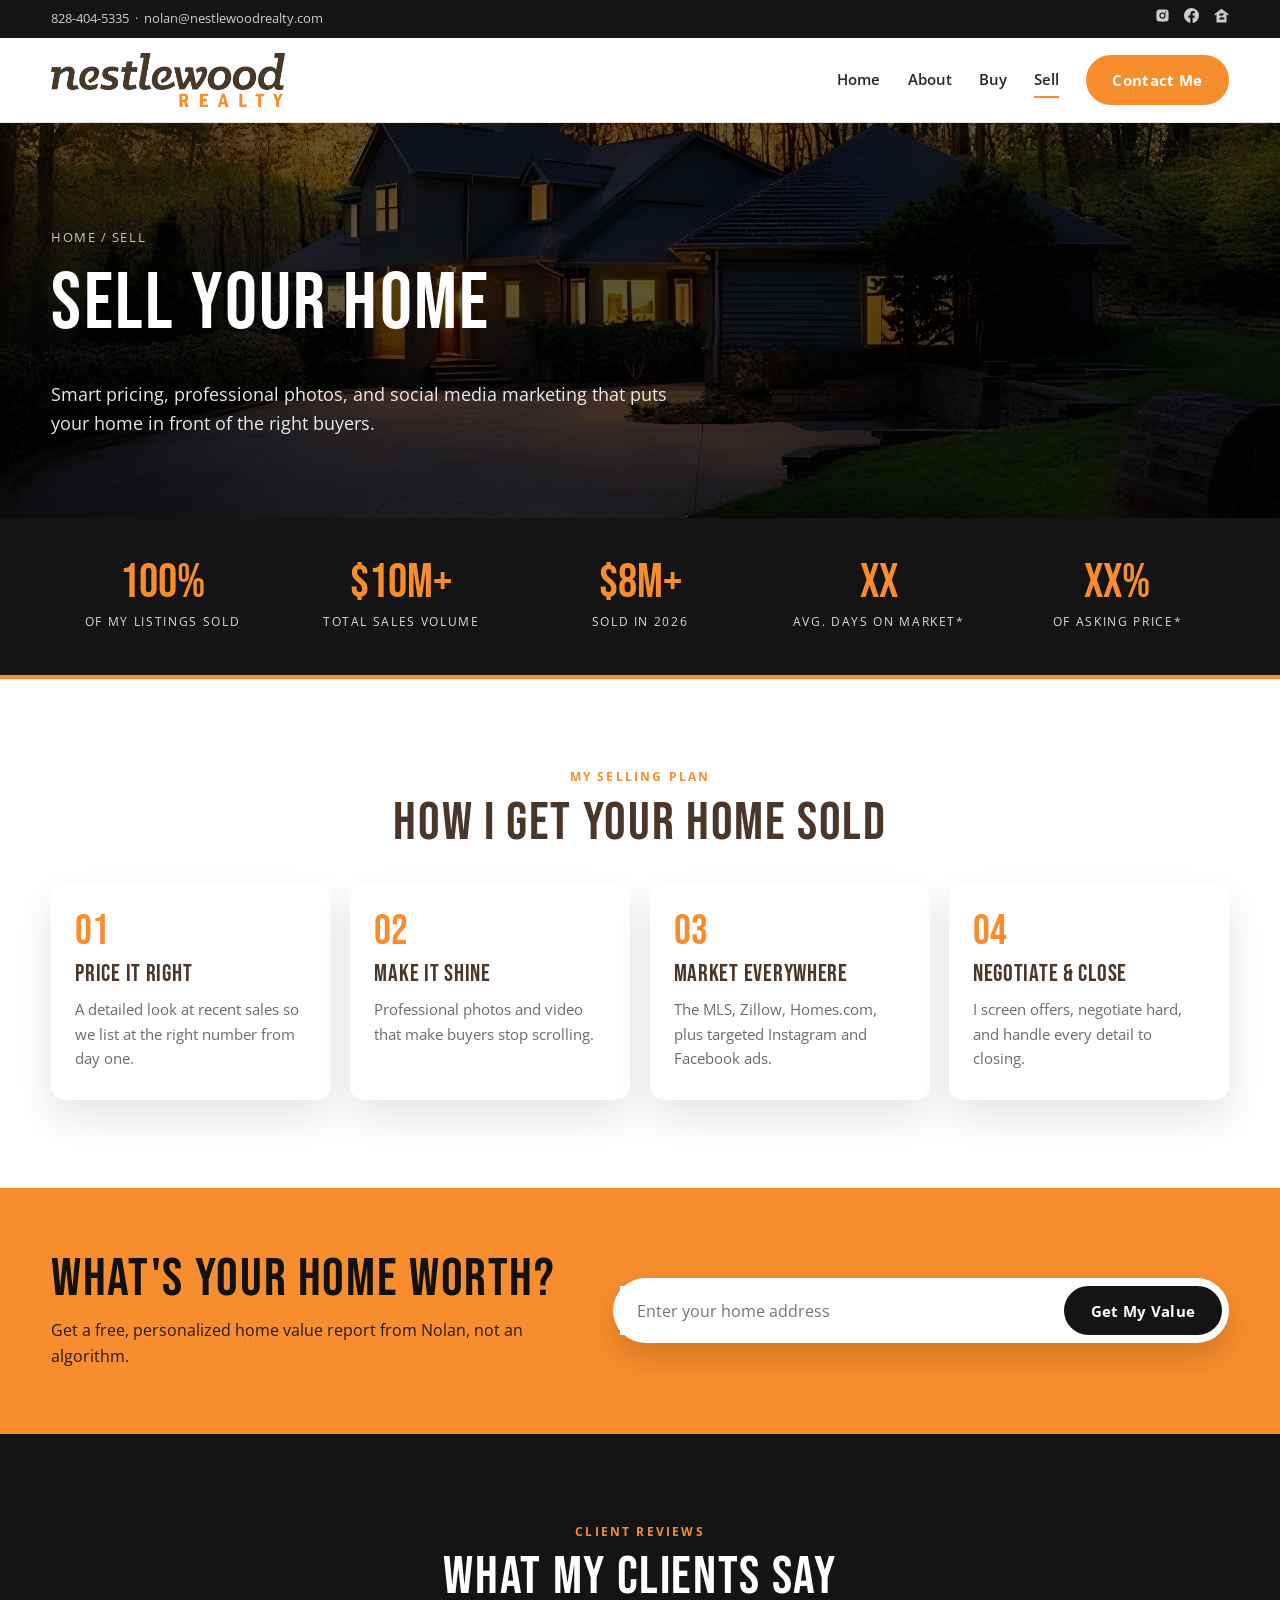
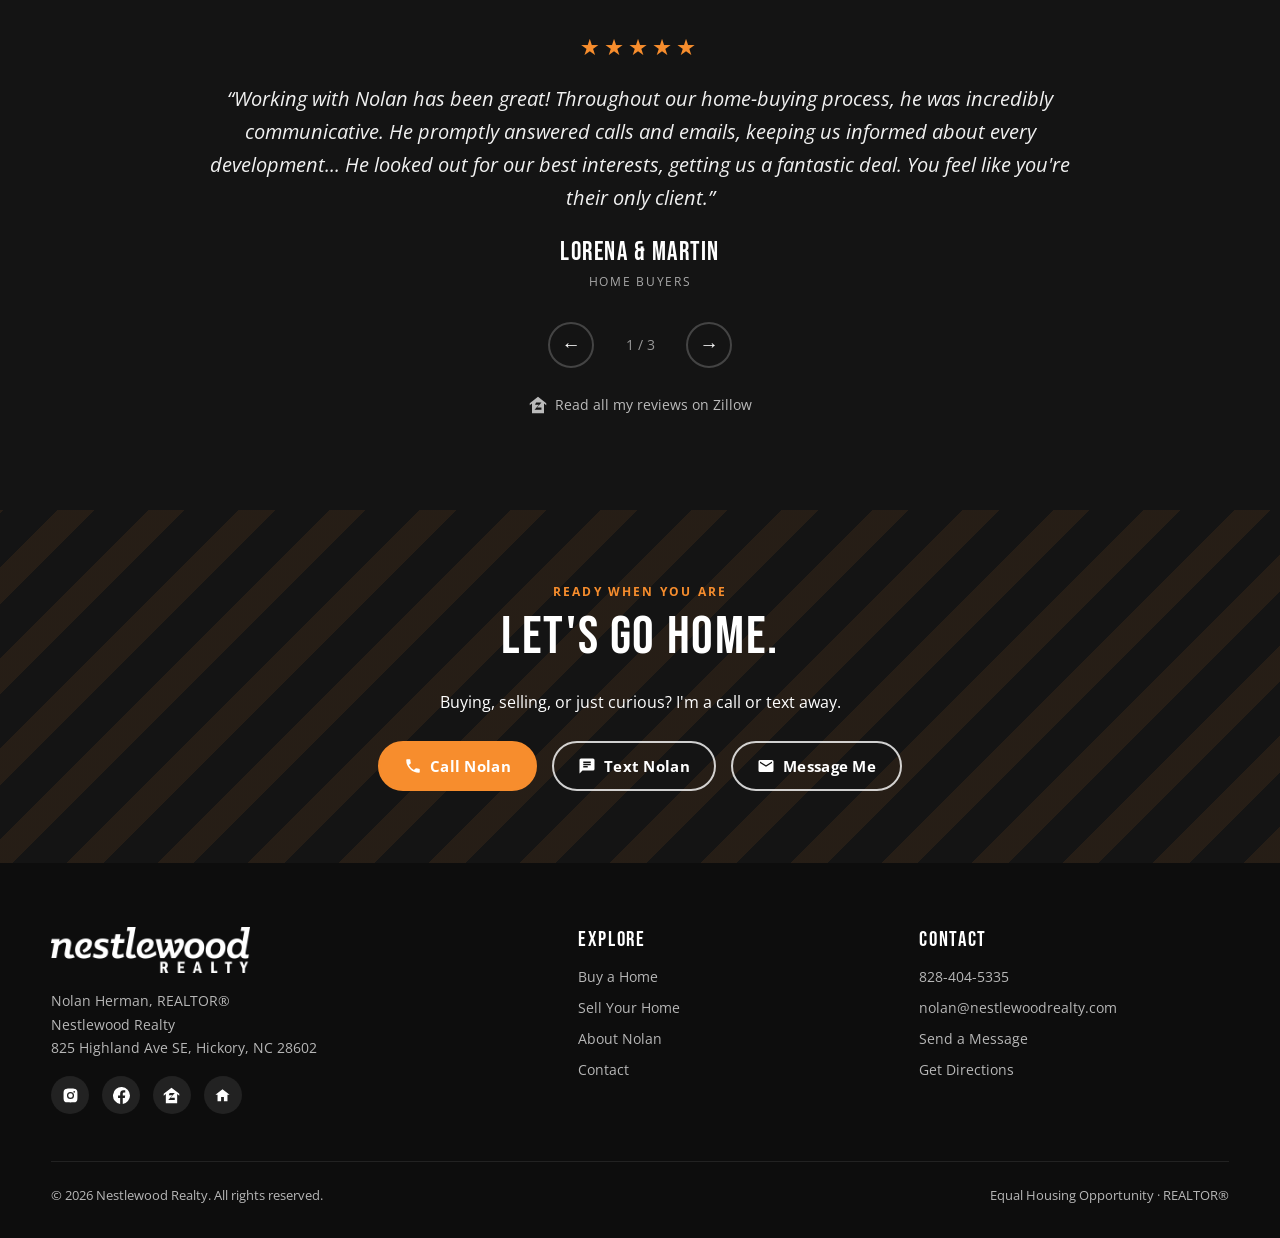
<file: sell.html>
<!DOCTYPE html>
<html lang="en">
<head>
<meta charset="UTF-8" />
<meta name="viewport" content="width=device-width, initial-scale=1.0" />
<title>Sell Your Home | Nolan Herman, REALTOR®</title>
<meta name="description" content="Nolan Herman, REALTOR® with Nestlewood Realty. Helping buyers and sellers in Hickory, Newton, Granite Falls and the Charlotte area." />
<link rel="icon" href="images/tree-icon.png" />
<link rel="preconnect" href="https://fonts.googleapis.com" /><link rel="preconnect" href="https://fonts.gstatic.com" crossorigin />
<link href="https://fonts.googleapis.com/css2?family=Bebas+Neue&family=Open+Sans:ital,wght@0,400;0,600;0,700;1,400&display=swap" rel="stylesheet" />
<link rel="stylesheet" href="styles.css" />
</head>
<body>
<div class="topbar"><div class="wrap">
  <span><a href="tel:+18284045335">828-404-5335</a> &nbsp;·&nbsp; <a href="mailto:nolan@nestlewoodrealty.com">nolan@nestlewoodrealty.com</a></span>
  <span class="tsoc"><a href="https://www.instagram.com/nolansellsnc/" target="_blank" rel="noopener" aria-label="Instagram"><svg viewBox="0 0 24 24" aria-hidden="true"><path d="M12 2.2c3.2 0 3.6 0 4.8.1 3.3.1 4.8 1.7 4.9 4.9.1 1.3.1 1.6.1 4.8s0 3.6-.1 4.8c-.1 3.2-1.7 4.8-4.9 4.9-1.3.1-1.6.1-4.8.1s-3.6 0-4.8-.1c-3.3-.1-4.8-1.7-4.9-4.9C2.2 15.6 2.2 15.2 2.2 12s0-3.6.1-4.8C2.4 3.9 3.9 2.4 7.2 2.3 8.4 2.2 8.8 2.2 12 2.2zM12 7a5 5 0 1 0 0 10 5 5 0 0 0 0-10zm0 8.2a3.2 3.2 0 1 1 0-6.4 3.2 3.2 0 0 1 0 6.4zm5.2-9.6a1.2 1.2 0 1 0 0 2.4 1.2 1.2 0 0 0 0-2.4z"/></svg></a><a href="https://www.facebook.com/profile.php?id=61578346302536" target="_blank" rel="noopener" aria-label="Facebook"><svg viewBox="0 0 24 24" aria-hidden="true"><path d="M24 12a12 12 0 1 0-13.9 11.9v-8.4h-3V12h3V9.4c0-3 1.8-4.7 4.5-4.7 1.3 0 2.7.2 2.7.2v3h-1.5c-1.5 0-2 .9-2 1.9V12h3.4l-.5 3.5h-2.9v8.4A12 12 0 0 0 24 12z"/></svg></a><a href="https://www.zillow.com/profile/Nolansellnc" target="_blank" rel="noopener" aria-label="Zillow"><svg viewBox="0 0 24 24" aria-hidden="true"><path d="M12 1 1 9.6v2.6l3-2.2V23h16V10l3 2.2V9.6zm4.6 17.4H7.4l5.9-6.6H8.1l1.3-3.2h7.2l-5.8 6.6h5.8z"/></svg></a></span>
</div></div>
<header class="header"><div class="wrap">
  <a href="index.html"><img class="logo" src="images/logo.png" alt="Nestlewood Realty" /></a>
  <nav class="nav"><a href="index.html" class="">Home</a><a href="about.html" class="">About</a><a href="buy.html" class="">Buy</a><a href="sell.html" class="active">Sell</a><a href="contact.html" class="btn">Contact Me</a></nav>
  <button class="menu-btn" aria-label="Menu"><span></span><span></span><span></span></button>
</div></header>

<section class="page-hero" style="--bg:url('images/cover.jpg')"><div class="wrap"><div class="crumbs">Home / Sell</div><h1>Sell Your Home</h1><p>Smart pricing, professional photos, and social media marketing that puts your home in front of the right buyers.</p></div></section>
<section class="stats"><div class="wrap stats-grid">
  <div class="stat"><strong>100%</strong><span>Of my listings sold</span></div><div class="stat"><strong>$10M+</strong><span>Total sales volume</span></div><div class="stat"><strong>$8M+</strong><span>Sold in 2026</span></div><div class="stat"><strong>XX</strong><span>Avg. days on market*</span></div><div class="stat"><strong>XX%</strong><span>Of asking price*</span></div>
</div></section>
<section class="section"><div class="wrap center"><p class="eyebrow">My Selling Plan</p><h2>How I get your home sold</h2>
  <div class="steps" style="text-align:left;margin-top:2rem">
    <div class="step rev"><h3>Price It Right</h3><p>A detailed look at recent sales so we list at the right number from day one.</p></div>
    <div class="step rev"><h3>Make It Shine</h3><p>Professional photos and video that make buyers stop scrolling.</p></div>
    <div class="step rev"><h3>Market Everywhere</h3><p>The MLS, Zillow, Homes.com, plus targeted Instagram and Facebook ads.</p></div>
    <div class="step rev"><h3>Negotiate & Close</h3><p>I screen offers, negotiate hard, and handle every detail to closing.</p></div>
  </div></div></section>
<section class="valuation" id="value"><div class="wrap val-grid">
  <div><h2>What's your home worth?</h2><p>Get a free, personalized home value report from Nolan, not an algorithm.</p></div>
  <form class="val-form lead-form" data-subject="Home value request"><input name="address" placeholder="Enter your home address" required /><button class="btn btn-dark" type="submit">Get My Value</button></form>
</div></section>
<section class="section dark" id="reviews"><div class="wrap center">
  <p class="eyebrow">Client Reviews</p><h2>What my clients say</h2>
  <div class="slider"><div class="rv on"><div class="stars">★★★★★</div><blockquote>“Working with Nolan has been great! Throughout our home-buying process, he was incredibly communicative. He promptly answered calls and emails, keeping us informed about every development... He looked out for our best interests, getting us a fantastic deal. You feel like you&#x27;re their only client.”</blockquote><cite>Lorena &amp; Martin<span>Home Buyers</span></cite></div><div class="rv"><div class="stars">★★★★★</div><blockquote>“Working with Nolan has been an outstanding experience from start to finish. His professionalism, deep market knowledge, and ability to communicate clearly made the entire home-buying process significantly easier and far less stressful... He is exceptional at what he does, and I&#x27;m grateful to have worked with him.”</blockquote><cite>Jacopo B.<span>Home Buyer</span></cite></div><div class="rv"><div class="stars">★★★★★</div><blockquote>“As first-time homebuyers, we appreciated his professionalism, knowledge, and dedication throughout the entire process. We couldn&#x27;t have asked for a better realtor than Nolan... We absolutely love our new home and highly recommend Nolan to anyone looking for a realtor who genuinely cares about their clients.”</blockquote><cite>Alfred &amp; Rashonda Wingate<span>First-Time Home Buyers</span></cite></div>
    <div class="rv-nav"><button class="rv-prev" aria-label="Previous review">←</button><span class="rv-count">1 / 3</span><button class="rv-next" aria-label="Next review">→</button></div>
  </div>
  <a class="zillow-badge" href="https://www.zillow.com/profile/Nolansellnc" target="_blank" rel="noopener"><svg style="width:18px;height:18px;fill:currentColor" viewBox="0 0 24 24" aria-hidden="true"><path d="M12 1 1 9.6v2.6l3-2.2V23h16V10l3 2.2V9.6zm4.6 17.4H7.4l5.9-6.6H8.1l1.3-3.2h7.2l-5.8 6.6h5.8z"/></svg> Read all my reviews on Zillow</a>
</div></section>
<section class="cta"><div class="wrap"><p class="eyebrow">Ready when you are</p><h2>Let's go home.</h2>
  <p>Buying, selling, or just curious? I'm a call or text away.</p>
  <div class="cta-actions"><a class="btn" href="tel:+18284045335"><svg viewBox="0 0 24 24" aria-hidden="true"><path d="M6.6 10.8a15.1 15.1 0 0 0 6.6 6.6l2.2-2.2a1 1 0 0 1 1-.25 11.4 11.4 0 0 0 3.6.57 1 1 0 0 1 1 1V20a1 1 0 0 1-1 1A17 17 0 0 1 3 4a1 1 0 0 1 1-1h3.5a1 1 0 0 1 1 1c0 1.25.2 2.45.57 3.57a1 1 0 0 1-.25 1z"/></svg> Call Nolan</a><a class="btn btn-ghost" href="sms:+18284045335"><svg viewBox="0 0 24 24" aria-hidden="true"><path d="M20 2H4a2 2 0 0 0-2 2v18l4-4h14a2 2 0 0 0 2-2V4a2 2 0 0 0-2-2zM7 9h10v2H7zm6 5H7v-2h6zm4-6H7V6h10z"/></svg> Text Nolan</a><a class="btn btn-ghost" href="contact.html"><svg viewBox="0 0 24 24" aria-hidden="true"><path d="M20 4H4a2 2 0 0 0-2 2v12a2 2 0 0 0 2 2h16a2 2 0 0 0 2-2V6a2 2 0 0 0-2-2zm0 4-8 5-8-5V6l8 5 8-5z"/></svg> Message Me</a></div>
</div></section>
<footer class="footer"><div class="wrap">
  <div class="f-grid">
    <div><img class="flogo" src="images/logo.png" alt="Nestlewood Realty" />
      <p>Nolan Herman, REALTOR®<br />Nestlewood Realty<br />825 Highland Ave SE, Hickory, NC 28602</p>
      <div class="fsoc"><a href="https://www.instagram.com/nolansellsnc/" target="_blank" rel="noopener" aria-label="Instagram"><svg viewBox="0 0 24 24" aria-hidden="true"><path d="M12 2.2c3.2 0 3.6 0 4.8.1 3.3.1 4.8 1.7 4.9 4.9.1 1.3.1 1.6.1 4.8s0 3.6-.1 4.8c-.1 3.2-1.7 4.8-4.9 4.9-1.3.1-1.6.1-4.8.1s-3.6 0-4.8-.1c-3.3-.1-4.8-1.7-4.9-4.9C2.2 15.6 2.2 15.2 2.2 12s0-3.6.1-4.8C2.4 3.9 3.9 2.4 7.2 2.3 8.4 2.2 8.8 2.2 12 2.2zM12 7a5 5 0 1 0 0 10 5 5 0 0 0 0-10zm0 8.2a3.2 3.2 0 1 1 0-6.4 3.2 3.2 0 0 1 0 6.4zm5.2-9.6a1.2 1.2 0 1 0 0 2.4 1.2 1.2 0 0 0 0-2.4z"/></svg></a><a href="https://www.facebook.com/profile.php?id=61578346302536" target="_blank" rel="noopener" aria-label="Facebook"><svg viewBox="0 0 24 24" aria-hidden="true"><path d="M24 12a12 12 0 1 0-13.9 11.9v-8.4h-3V12h3V9.4c0-3 1.8-4.7 4.5-4.7 1.3 0 2.7.2 2.7.2v3h-1.5c-1.5 0-2 .9-2 1.9V12h3.4l-.5 3.5h-2.9v8.4A12 12 0 0 0 24 12z"/></svg></a><a href="https://www.zillow.com/profile/Nolansellnc" target="_blank" rel="noopener" aria-label="Zillow"><svg viewBox="0 0 24 24" aria-hidden="true"><path d="M12 1 1 9.6v2.6l3-2.2V23h16V10l3 2.2V9.6zm4.6 17.4H7.4l5.9-6.6H8.1l1.3-3.2h7.2l-5.8 6.6h5.8z"/></svg></a><a href="https://www.homes.com/real-estate-agents/nolan-herman/2672vt8/" target="_blank" rel="noopener" aria-label="Homes.com"><svg viewBox="0 0 24 24" aria-hidden="true"><path d="M12 3 2 11h3v9h5v-6h4v6h5v-9h3z"/></svg></a></div></div>
    <div><h4>Explore</h4><a href="buy.html">Buy a Home</a><a href="sell.html">Sell Your Home</a><a href="about.html">About Nolan</a><a href="contact.html">Contact</a></div>
    <div><h4>Contact</h4><a href="tel:+18284045335">828-404-5335</a><a href="mailto:nolan@nestlewoodrealty.com">nolan@nestlewoodrealty.com</a><a href="contact.html">Send a Message</a><a href="https://www.google.com/maps/search/?api=1&query=825+Highland+Ave+SE,+Hickory,+NC+28602" target="_blank" rel="noopener">Get Directions</a></div>
  </div>
  <div class="f-bottom"><span>© 2026 Nestlewood Realty. All rights reserved.</span><span>Equal Housing Opportunity · REALTOR®</span></div>
</div></footer>
<script src="script.js"></script>
</body>
</html>
</file>
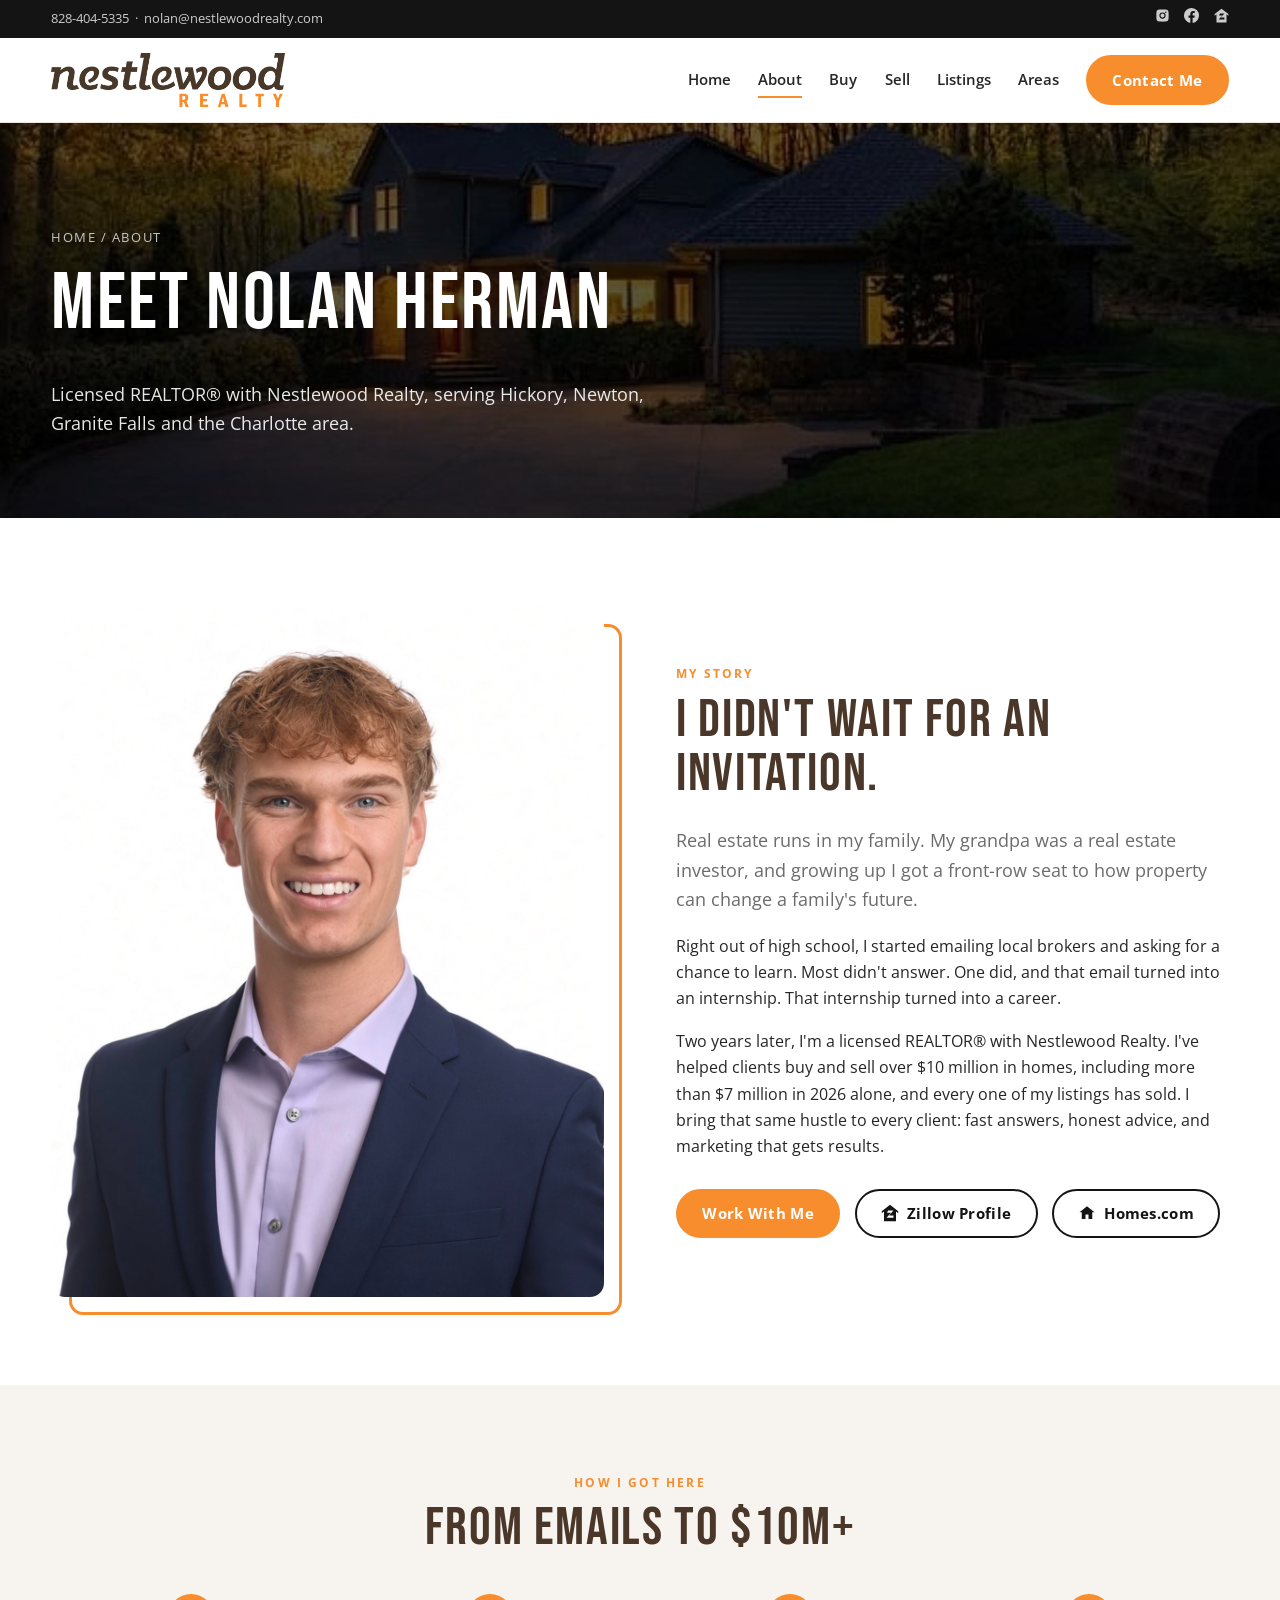
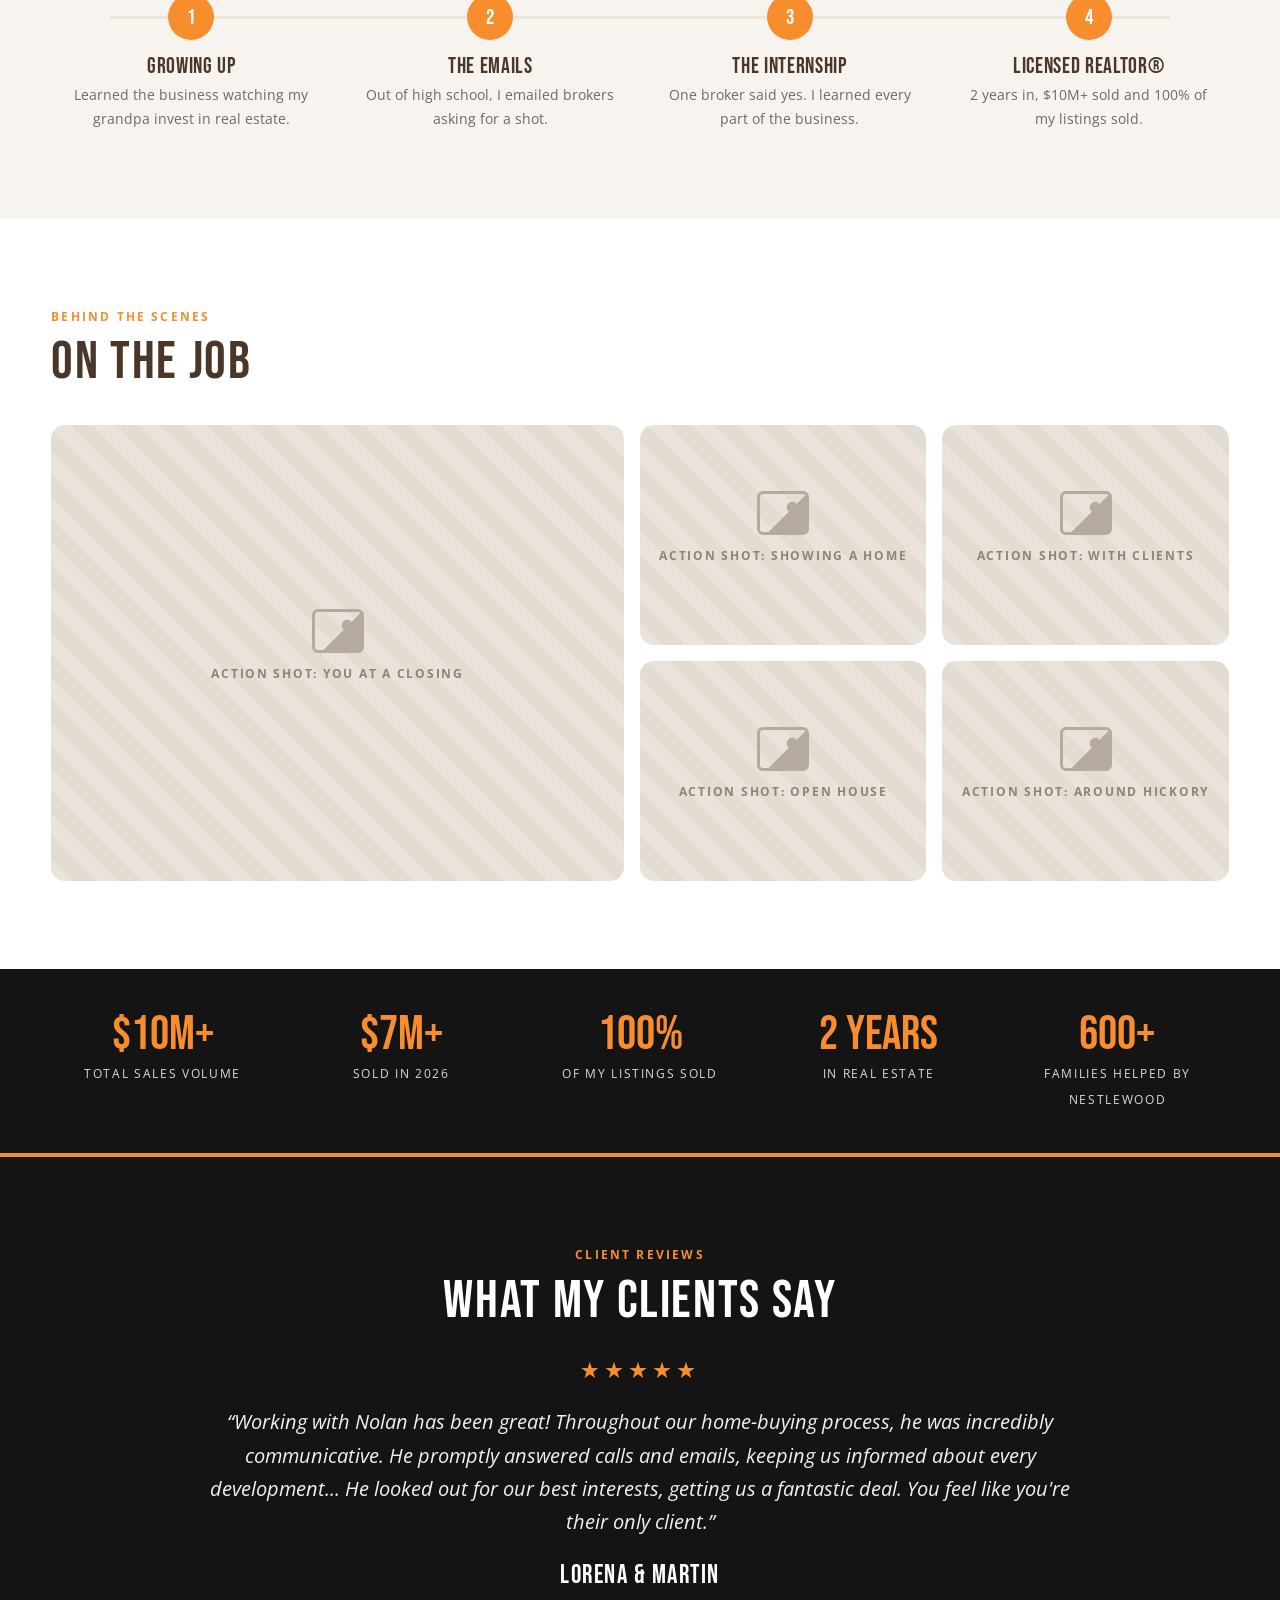
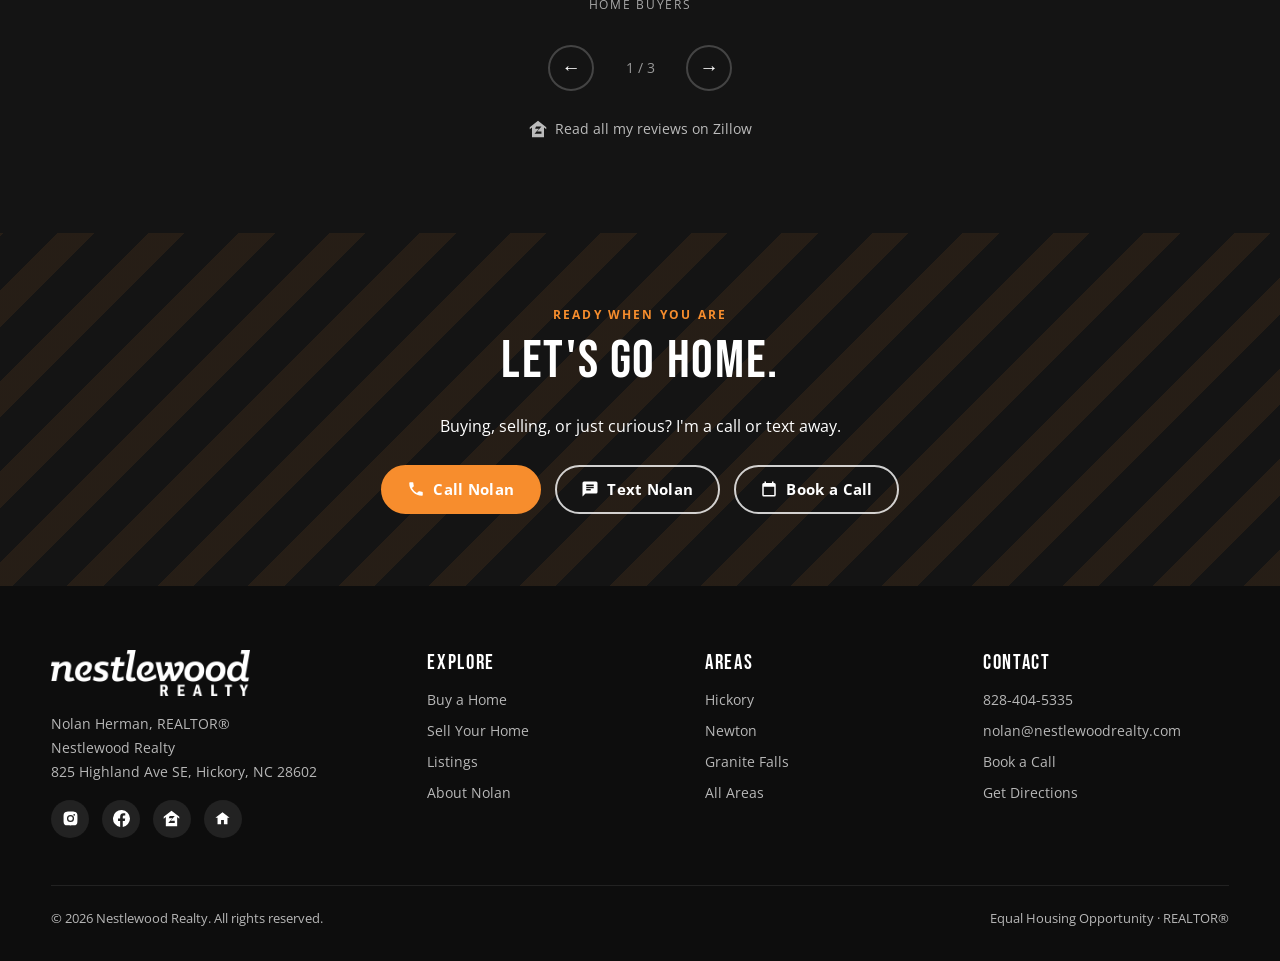
<file: premium-site/about.html>
<!DOCTYPE html>
<html lang="en">
<head>
<meta charset="UTF-8" />
<meta name="viewport" content="width=device-width, initial-scale=1.0" />
<title>About Nolan Herman | Nestlewood Realty</title>
<meta name="description" content="Nolan Herman, REALTOR® with Nestlewood Realty. Helping buyers and sellers in Hickory, Newton, Granite Falls and the Charlotte area." />
<link rel="icon" href="images/tree-icon.png" />
<link rel="preconnect" href="https://fonts.googleapis.com" /><link rel="preconnect" href="https://fonts.gstatic.com" crossorigin />
<link href="https://fonts.googleapis.com/css2?family=Bebas+Neue&family=Open+Sans:ital,wght@0,400;0,600;0,700;1,400&display=swap" rel="stylesheet" />
<link rel="stylesheet" href="styles.css" />
</head>
<body>
<div class="topbar"><div class="wrap">
  <span><a href="tel:+18284045335">828-404-5335</a> &nbsp;·&nbsp; <a href="mailto:nolan@nestlewoodrealty.com">nolan@nestlewoodrealty.com</a></span>
  <span class="tsoc"><a href="https://www.instagram.com/nolansellsnc/" target="_blank" rel="noopener" aria-label="Instagram"><svg viewBox="0 0 24 24" aria-hidden="true"><path d="M12 2.2c3.2 0 3.6 0 4.8.1 3.3.1 4.8 1.7 4.9 4.9.1 1.3.1 1.6.1 4.8s0 3.6-.1 4.8c-.1 3.2-1.7 4.8-4.9 4.9-1.3.1-1.6.1-4.8.1s-3.6 0-4.8-.1c-3.3-.1-4.8-1.7-4.9-4.9C2.2 15.6 2.2 15.2 2.2 12s0-3.6.1-4.8C2.4 3.9 3.9 2.4 7.2 2.3 8.4 2.2 8.8 2.2 12 2.2zM12 7a5 5 0 1 0 0 10 5 5 0 0 0 0-10zm0 8.2a3.2 3.2 0 1 1 0-6.4 3.2 3.2 0 0 1 0 6.4zm5.2-9.6a1.2 1.2 0 1 0 0 2.4 1.2 1.2 0 0 0 0-2.4z"/></svg></a><a href="https://www.facebook.com/profile.php?id=61578346302536" target="_blank" rel="noopener" aria-label="Facebook"><svg viewBox="0 0 24 24" aria-hidden="true"><path d="M24 12a12 12 0 1 0-13.9 11.9v-8.4h-3V12h3V9.4c0-3 1.8-4.7 4.5-4.7 1.3 0 2.7.2 2.7.2v3h-1.5c-1.5 0-2 .9-2 1.9V12h3.4l-.5 3.5h-2.9v8.4A12 12 0 0 0 24 12z"/></svg></a><a href="https://www.zillow.com/profile/Nolansellnc" target="_blank" rel="noopener" aria-label="Zillow"><svg viewBox="0 0 24 24" aria-hidden="true"><path d="M12 1 1 9.6v2.6l3-2.2V23h16V10l3 2.2V9.6zm4.6 17.4H7.4l5.9-6.6H8.1l1.3-3.2h7.2l-5.8 6.6h5.8z"/></svg></a></span>
</div></div>
<header class="header"><div class="wrap">
  <a href="index.html"><img class="logo" src="images/logo.png" alt="Nestlewood Realty" /></a>
  <nav class="nav"><a href="index.html" class="">Home</a><a href="about.html" class="active">About</a><a href="buy.html" class="">Buy</a><a href="sell.html" class="">Sell</a><a href="listings.html" class="">Listings</a><a href="areas.html" class="">Areas</a><a href="contact.html" class="btn">Contact Me</a></nav>
  <button class="menu-btn" aria-label="Menu"><span></span><span></span><span></span></button>
</div></header>

<section class="page-hero" style="--bg:url('images/cover.jpg')"><div class="wrap"><div class="crumbs">Home / About</div><h1>Meet Nolan Herman</h1><p>Licensed REALTOR® with Nestlewood Realty, serving Hickory, Newton, Granite Falls and the Charlotte area.</p></div></section>
<section class="section"><div class="wrap split">
  <div class="portrait rev"><img src="images/headshot.jpg" alt="Nolan Herman" /></div>
  <div class="rev"><p class="eyebrow">My Story</p><h2>I didn't wait for an invitation.</h2>
    <p class="lead">Real estate runs in my family. My grandpa was a real estate investor, and growing up I got a front-row seat to how property can change a family's future.</p>
    <p>Right out of high school, I started emailing local brokers and asking for a chance to learn. Most didn't answer. One did, and that email turned into an internship. That internship turned into a career.</p>
    <p>Two years later, I'm a licensed REALTOR® with Nestlewood Realty. I've helped clients buy and sell over $10 million in homes, including more than $7 million in 2026 alone, and every one of my listings has sold. I bring that same hustle to every client: fast answers, honest advice, and marketing that gets results.</p>
    <div class="hero-actions"><a class="btn" href="contact.html">Work With Me</a><a class="btn btn-line" href="https://www.zillow.com/profile/Nolansellnc" target="_blank" rel="noopener"><svg viewBox="0 0 24 24" aria-hidden="true"><path d="M12 1 1 9.6v2.6l3-2.2V23h16V10l3 2.2V9.6zm4.6 17.4H7.4l5.9-6.6H8.1l1.3-3.2h7.2l-5.8 6.6h5.8z"/></svg> Zillow Profile</a><a class="btn btn-line" href="https://www.homes.com/real-estate-agents/nolan-herman/2672vt8/" target="_blank" rel="noopener"><svg viewBox="0 0 24 24" aria-hidden="true"><path d="M12 3 2 11h3v9h5v-6h4v6h5v-9h3z"/></svg> Homes.com</a></div></div>
</div></section>
<section class="section soft"><div class="wrap center"><p class="eyebrow">How I Got Here</p><h2>From emails to $10M+</h2>
  <div class="timeline">
    <div class="tl rev"><i>1</i><h3>Growing Up</h3><p>Learned the business watching my grandpa invest in real estate.</p></div>
    <div class="tl rev"><i>2</i><h3>The Emails</h3><p>Out of high school, I emailed brokers asking for a shot.</p></div>
    <div class="tl rev"><i>3</i><h3>The Internship</h3><p>One broker said yes. I learned every part of the business.</p></div>
    <div class="tl rev"><i>4</i><h3>Licensed REALTOR®</h3><p>2 years in, $10M+ sold and 100% of my listings sold.</p></div>
  </div></div></section>
<section class="section"><div class="wrap"><div class="head-row"><div><p class="eyebrow">Behind the Scenes</p><h2>On the job</h2></div></div>
  <div class="gallery"><div class="ph"><span>Action shot: you at a closing</span></div><div class="ph"><span>Action shot: showing a home</span></div><div class="ph"><span>Action shot: with clients</span></div><div class="ph"><span>Action shot: open house</span></div><div class="ph"><span>Action shot: around Hickory</span></div></div></div></section>
<section class="stats"><div class="wrap stats-grid">
  <div class="stat"><strong>$10M+</strong><span>Total sales volume</span></div>
  <div class="stat"><strong>$7M+</strong><span>Sold in 2026</span></div>
  <div class="stat"><strong>100%</strong><span>Of my listings sold</span></div>
  <div class="stat"><strong>2 Years</strong><span>In real estate</span></div>
  <div class="stat"><strong>600+</strong><span>Families helped by Nestlewood</span></div>
</div></section>
<section class="section dark" id="reviews"><div class="wrap center">
  <p class="eyebrow">Client Reviews</p><h2>What my clients say</h2>
  <div class="slider"><div class="rv on"><div class="stars">★★★★★</div><blockquote>“Working with Nolan has been great! Throughout our home-buying process, he was incredibly communicative. He promptly answered calls and emails, keeping us informed about every development... He looked out for our best interests, getting us a fantastic deal. You feel like you&#x27;re their only client.”</blockquote><cite>Lorena &amp; Martin<span>Home Buyers</span></cite></div><div class="rv"><div class="stars">★★★★★</div><blockquote>“Working with Nolan has been an outstanding experience from start to finish. His professionalism, deep market knowledge, and ability to communicate clearly made the entire home-buying process significantly easier and far less stressful... He is exceptional at what he does, and I&#x27;m grateful to have worked with him.”</blockquote><cite>Jacopo B.<span>Home Buyer</span></cite></div><div class="rv"><div class="stars">★★★★★</div><blockquote>“As first-time homebuyers, we appreciated his professionalism, knowledge, and dedication throughout the entire process. We couldn&#x27;t have asked for a better realtor than Nolan... We absolutely love our new home and highly recommend Nolan to anyone looking for a realtor who genuinely cares about their clients.”</blockquote><cite>Alfred &amp; Rashonda Wingate<span>First-Time Home Buyers</span></cite></div>
    <div class="rv-nav"><button class="rv-prev" aria-label="Previous review">←</button><span class="rv-count">1 / 3</span><button class="rv-next" aria-label="Next review">→</button></div>
  </div>
  <a class="zillow-badge" href="https://www.zillow.com/profile/Nolansellnc" target="_blank" rel="noopener"><svg style="width:18px;height:18px;fill:currentColor" viewBox="0 0 24 24" aria-hidden="true"><path d="M12 1 1 9.6v2.6l3-2.2V23h16V10l3 2.2V9.6zm4.6 17.4H7.4l5.9-6.6H8.1l1.3-3.2h7.2l-5.8 6.6h5.8z"/></svg> Read all my reviews on Zillow</a>
</div></section>
<section class="cta"><div class="wrap"><p class="eyebrow">Ready when you are</p><h2>Let's go home.</h2>
  <p>Buying, selling, or just curious? I'm a call or text away.</p>
  <div class="cta-actions"><a class="btn" href="tel:+18284045335"><svg viewBox="0 0 24 24" aria-hidden="true"><path d="M6.6 10.8a15.1 15.1 0 0 0 6.6 6.6l2.2-2.2a1 1 0 0 1 1-.25 11.4 11.4 0 0 0 3.6.57 1 1 0 0 1 1 1V20a1 1 0 0 1-1 1A17 17 0 0 1 3 4a1 1 0 0 1 1-1h3.5a1 1 0 0 1 1 1c0 1.25.2 2.45.57 3.57a1 1 0 0 1-.25 1z"/></svg> Call Nolan</a><a class="btn btn-ghost" href="sms:+18284045335"><svg viewBox="0 0 24 24" aria-hidden="true"><path d="M20 2H4a2 2 0 0 0-2 2v18l4-4h14a2 2 0 0 0 2-2V4a2 2 0 0 0-2-2zM7 9h10v2H7zm6 5H7v-2h6zm4-6H7V6h10z"/></svg> Text Nolan</a><a class="btn btn-ghost" href="contact.html"><svg viewBox="0 0 24 24" aria-hidden="true"><path d="M19 4h-1V2h-2v2H8V2H6v2H5a2 2 0 0 0-2 2v14a2 2 0 0 0 2 2h14a2 2 0 0 0 2-2V6a2 2 0 0 0-2-2zm0 16H5V9h14z"/></svg> Book a Call</a></div>
</div></section>
<footer class="footer"><div class="wrap">
  <div class="f-grid">
    <div><img class="flogo" src="images/logo.png" alt="Nestlewood Realty" />
      <p>Nolan Herman, REALTOR®<br />Nestlewood Realty<br />825 Highland Ave SE, Hickory, NC 28602</p>
      <div class="fsoc"><a href="https://www.instagram.com/nolansellsnc/" target="_blank" rel="noopener" aria-label="Instagram"><svg viewBox="0 0 24 24" aria-hidden="true"><path d="M12 2.2c3.2 0 3.6 0 4.8.1 3.3.1 4.8 1.7 4.9 4.9.1 1.3.1 1.6.1 4.8s0 3.6-.1 4.8c-.1 3.2-1.7 4.8-4.9 4.9-1.3.1-1.6.1-4.8.1s-3.6 0-4.8-.1c-3.3-.1-4.8-1.7-4.9-4.9C2.2 15.6 2.2 15.2 2.2 12s0-3.6.1-4.8C2.4 3.9 3.9 2.4 7.2 2.3 8.4 2.2 8.8 2.2 12 2.2zM12 7a5 5 0 1 0 0 10 5 5 0 0 0 0-10zm0 8.2a3.2 3.2 0 1 1 0-6.4 3.2 3.2 0 0 1 0 6.4zm5.2-9.6a1.2 1.2 0 1 0 0 2.4 1.2 1.2 0 0 0 0-2.4z"/></svg></a><a href="https://www.facebook.com/profile.php?id=61578346302536" target="_blank" rel="noopener" aria-label="Facebook"><svg viewBox="0 0 24 24" aria-hidden="true"><path d="M24 12a12 12 0 1 0-13.9 11.9v-8.4h-3V12h3V9.4c0-3 1.8-4.7 4.5-4.7 1.3 0 2.7.2 2.7.2v3h-1.5c-1.5 0-2 .9-2 1.9V12h3.4l-.5 3.5h-2.9v8.4A12 12 0 0 0 24 12z"/></svg></a><a href="https://www.zillow.com/profile/Nolansellnc" target="_blank" rel="noopener" aria-label="Zillow"><svg viewBox="0 0 24 24" aria-hidden="true"><path d="M12 1 1 9.6v2.6l3-2.2V23h16V10l3 2.2V9.6zm4.6 17.4H7.4l5.9-6.6H8.1l1.3-3.2h7.2l-5.8 6.6h5.8z"/></svg></a><a href="https://www.homes.com/real-estate-agents/nolan-herman/2672vt8/" target="_blank" rel="noopener" aria-label="Homes.com"><svg viewBox="0 0 24 24" aria-hidden="true"><path d="M12 3 2 11h3v9h5v-6h4v6h5v-9h3z"/></svg></a></div></div>
    <div><h4>Explore</h4><a href="buy.html">Buy a Home</a><a href="sell.html">Sell Your Home</a><a href="listings.html">Listings</a><a href="about.html">About Nolan</a></div>
    <div><h4>Areas</h4><a href="hickory.html">Hickory</a><a href="newton.html">Newton</a><a href="granite-falls.html">Granite Falls</a><a href="areas.html">All Areas</a></div>
    <div><h4>Contact</h4><a href="tel:+18284045335">828-404-5335</a><a href="mailto:nolan@nestlewoodrealty.com">nolan@nestlewoodrealty.com</a><a href="contact.html">Book a Call</a><a href="https://www.google.com/maps/search/?api=1&query=825+Highland+Ave+SE,+Hickory,+NC+28602" target="_blank" rel="noopener">Get Directions</a></div>
  </div>
  <div class="f-bottom"><span>© 2026 Nestlewood Realty. All rights reserved.</span><span>Equal Housing Opportunity · REALTOR®</span></div>
</div></footer>
<script src="script.js"></script>
</body>
</html>
</file>
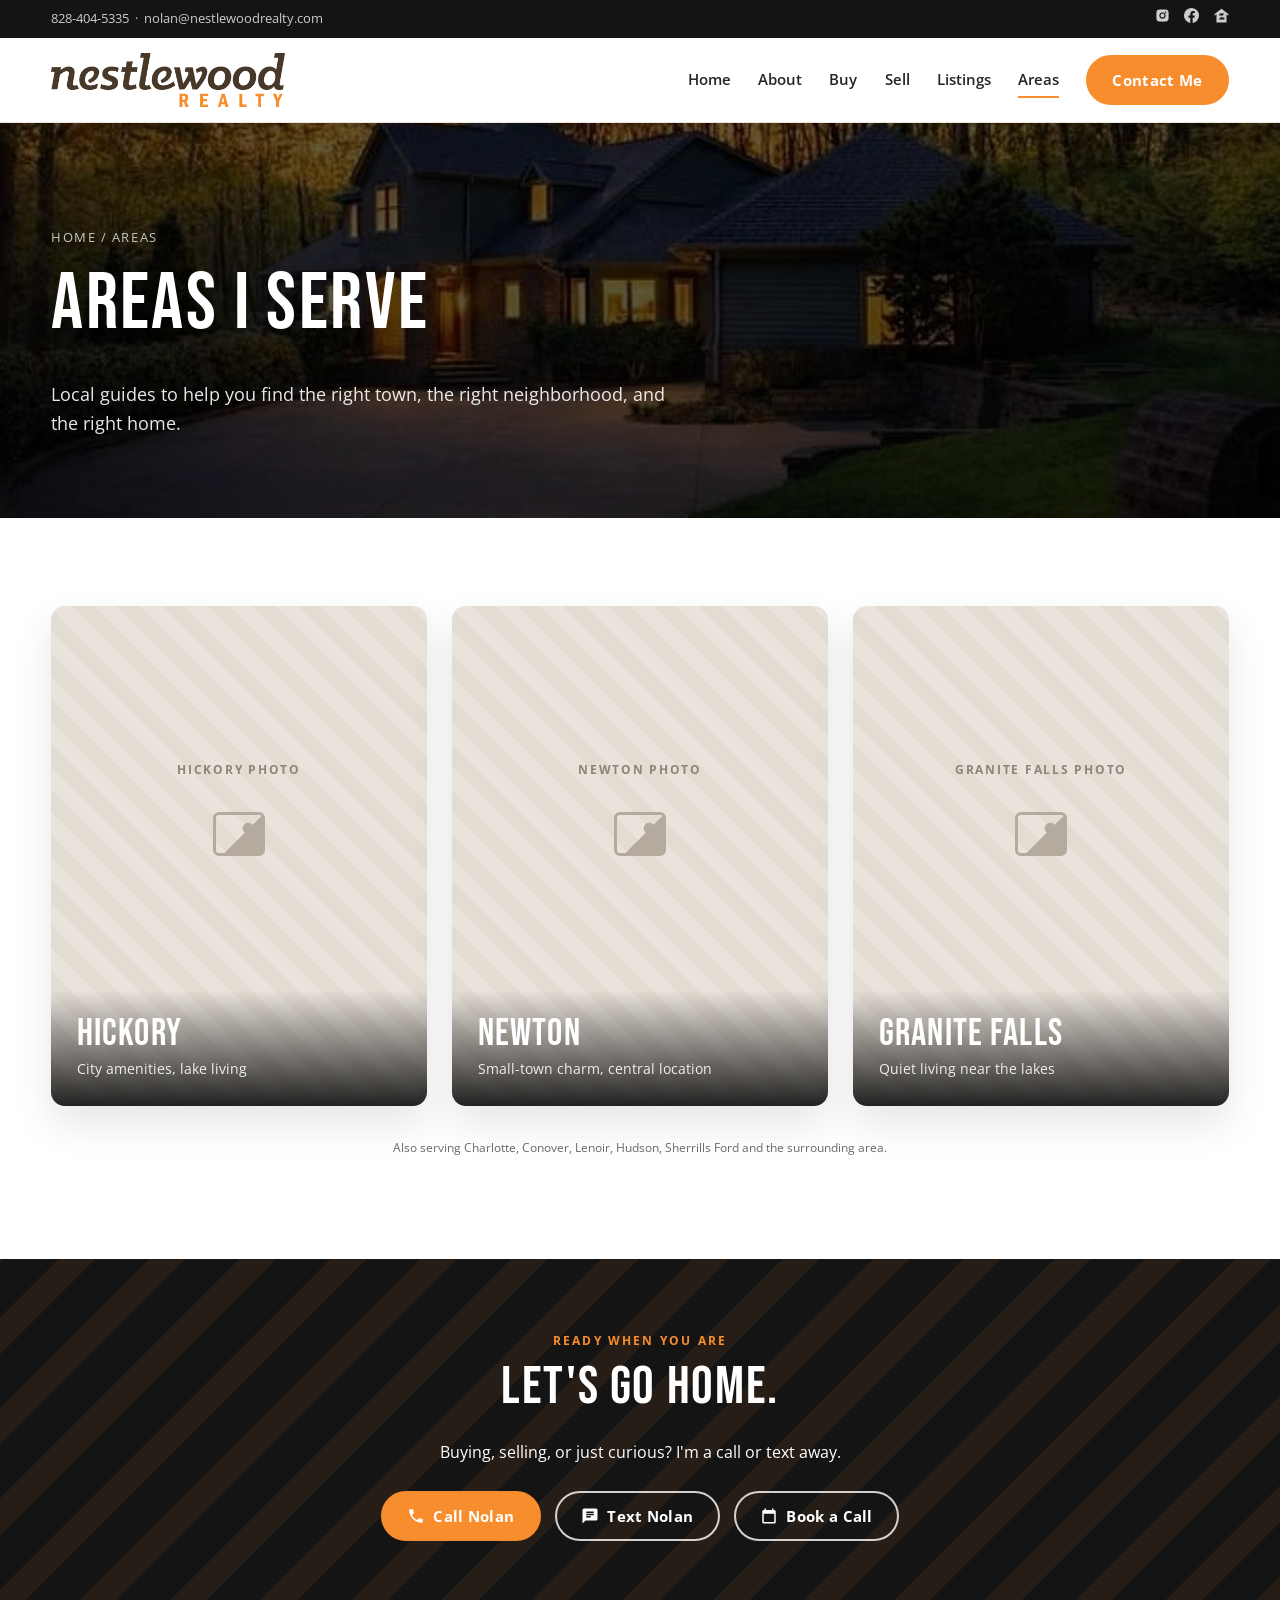
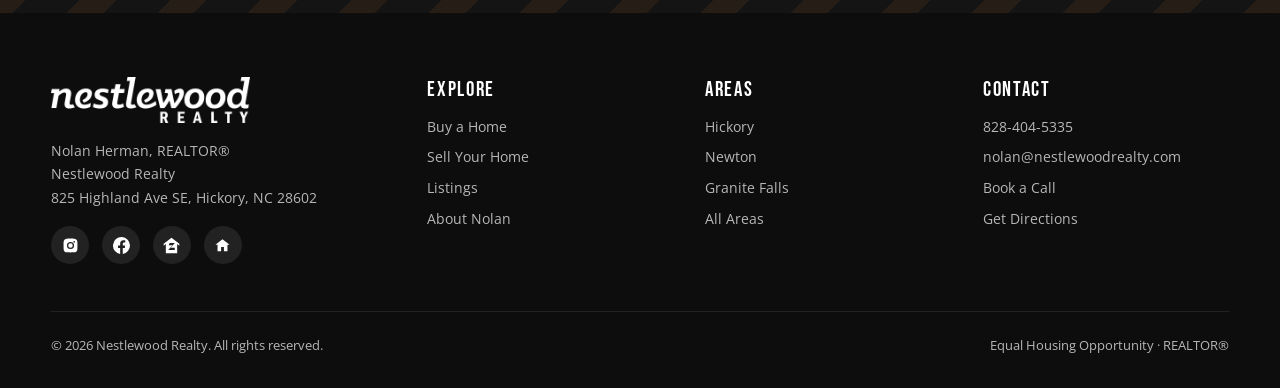
<file: premium-site/areas.html>
<!DOCTYPE html>
<html lang="en">
<head>
<meta charset="UTF-8" />
<meta name="viewport" content="width=device-width, initial-scale=1.0" />
<title>Areas I Serve | Nolan Herman, REALTOR®</title>
<meta name="description" content="Nolan Herman, REALTOR® with Nestlewood Realty. Helping buyers and sellers in Hickory, Newton, Granite Falls and the Charlotte area." />
<link rel="icon" href="images/tree-icon.png" />
<link rel="preconnect" href="https://fonts.googleapis.com" /><link rel="preconnect" href="https://fonts.gstatic.com" crossorigin />
<link href="https://fonts.googleapis.com/css2?family=Bebas+Neue&family=Open+Sans:ital,wght@0,400;0,600;0,700;1,400&display=swap" rel="stylesheet" />
<link rel="stylesheet" href="styles.css" />
</head>
<body>
<div class="topbar"><div class="wrap">
  <span><a href="tel:+18284045335">828-404-5335</a> &nbsp;·&nbsp; <a href="mailto:nolan@nestlewoodrealty.com">nolan@nestlewoodrealty.com</a></span>
  <span class="tsoc"><a href="https://www.instagram.com/nolansellsnc/" target="_blank" rel="noopener" aria-label="Instagram"><svg viewBox="0 0 24 24" aria-hidden="true"><path d="M12 2.2c3.2 0 3.6 0 4.8.1 3.3.1 4.8 1.7 4.9 4.9.1 1.3.1 1.6.1 4.8s0 3.6-.1 4.8c-.1 3.2-1.7 4.8-4.9 4.9-1.3.1-1.6.1-4.8.1s-3.6 0-4.8-.1c-3.3-.1-4.8-1.7-4.9-4.9C2.2 15.6 2.2 15.2 2.2 12s0-3.6.1-4.8C2.4 3.9 3.9 2.4 7.2 2.3 8.4 2.2 8.8 2.2 12 2.2zM12 7a5 5 0 1 0 0 10 5 5 0 0 0 0-10zm0 8.2a3.2 3.2 0 1 1 0-6.4 3.2 3.2 0 0 1 0 6.4zm5.2-9.6a1.2 1.2 0 1 0 0 2.4 1.2 1.2 0 0 0 0-2.4z"/></svg></a><a href="https://www.facebook.com/profile.php?id=61578346302536" target="_blank" rel="noopener" aria-label="Facebook"><svg viewBox="0 0 24 24" aria-hidden="true"><path d="M24 12a12 12 0 1 0-13.9 11.9v-8.4h-3V12h3V9.4c0-3 1.8-4.7 4.5-4.7 1.3 0 2.7.2 2.7.2v3h-1.5c-1.5 0-2 .9-2 1.9V12h3.4l-.5 3.5h-2.9v8.4A12 12 0 0 0 24 12z"/></svg></a><a href="https://www.zillow.com/profile/Nolansellnc" target="_blank" rel="noopener" aria-label="Zillow"><svg viewBox="0 0 24 24" aria-hidden="true"><path d="M12 1 1 9.6v2.6l3-2.2V23h16V10l3 2.2V9.6zm4.6 17.4H7.4l5.9-6.6H8.1l1.3-3.2h7.2l-5.8 6.6h5.8z"/></svg></a></span>
</div></div>
<header class="header"><div class="wrap">
  <a href="index.html"><img class="logo" src="images/logo.png" alt="Nestlewood Realty" /></a>
  <nav class="nav"><a href="index.html" class="">Home</a><a href="about.html" class="">About</a><a href="buy.html" class="">Buy</a><a href="sell.html" class="">Sell</a><a href="listings.html" class="">Listings</a><a href="areas.html" class="active">Areas</a><a href="contact.html" class="btn">Contact Me</a></nav>
  <button class="menu-btn" aria-label="Menu"><span></span><span></span><span></span></button>
</div></header>

<section class="page-hero" style="--bg:url('images/cover.jpg')"><div class="wrap"><div class="crumbs">Home / Areas</div><h1>Areas I Serve</h1><p>Local guides to help you find the right town, the right neighborhood, and the right home.</p></div></section>
<section class="section"><div class="wrap"><div class="cards3"><a class="hood rev" href="hickory.html"><div class="ph"><span>Hickory photo</span></div><div class="cap"><h3>Hickory</h3><p>City amenities, lake living</p></div></a><a class="hood rev" href="newton.html"><div class="ph"><span>Newton photo</span></div><div class="cap"><h3>Newton</h3><p>Small-town charm, central location</p></div></a><a class="hood rev" href="granite-falls.html"><div class="ph"><span>Granite Falls photo</span></div><div class="cap"><h3>Granite Falls</h3><p>Quiet living near the lakes</p></div></a></div>
  <p class="center fine" style="margin-top:2rem">Also serving Charlotte, Conover, Lenoir, Hudson, Sherrills Ford and the surrounding area.</p></div></section>
<section class="cta"><div class="wrap"><p class="eyebrow">Ready when you are</p><h2>Let's go home.</h2>
  <p>Buying, selling, or just curious? I'm a call or text away.</p>
  <div class="cta-actions"><a class="btn" href="tel:+18284045335"><svg viewBox="0 0 24 24" aria-hidden="true"><path d="M6.6 10.8a15.1 15.1 0 0 0 6.6 6.6l2.2-2.2a1 1 0 0 1 1-.25 11.4 11.4 0 0 0 3.6.57 1 1 0 0 1 1 1V20a1 1 0 0 1-1 1A17 17 0 0 1 3 4a1 1 0 0 1 1-1h3.5a1 1 0 0 1 1 1c0 1.25.2 2.45.57 3.57a1 1 0 0 1-.25 1z"/></svg> Call Nolan</a><a class="btn btn-ghost" href="sms:+18284045335"><svg viewBox="0 0 24 24" aria-hidden="true"><path d="M20 2H4a2 2 0 0 0-2 2v18l4-4h14a2 2 0 0 0 2-2V4a2 2 0 0 0-2-2zM7 9h10v2H7zm6 5H7v-2h6zm4-6H7V6h10z"/></svg> Text Nolan</a><a class="btn btn-ghost" href="contact.html"><svg viewBox="0 0 24 24" aria-hidden="true"><path d="M19 4h-1V2h-2v2H8V2H6v2H5a2 2 0 0 0-2 2v14a2 2 0 0 0 2 2h14a2 2 0 0 0 2-2V6a2 2 0 0 0-2-2zm0 16H5V9h14z"/></svg> Book a Call</a></div>
</div></section>
<footer class="footer"><div class="wrap">
  <div class="f-grid">
    <div><img class="flogo" src="images/logo.png" alt="Nestlewood Realty" />
      <p>Nolan Herman, REALTOR®<br />Nestlewood Realty<br />825 Highland Ave SE, Hickory, NC 28602</p>
      <div class="fsoc"><a href="https://www.instagram.com/nolansellsnc/" target="_blank" rel="noopener" aria-label="Instagram"><svg viewBox="0 0 24 24" aria-hidden="true"><path d="M12 2.2c3.2 0 3.6 0 4.8.1 3.3.1 4.8 1.7 4.9 4.9.1 1.3.1 1.6.1 4.8s0 3.6-.1 4.8c-.1 3.2-1.7 4.8-4.9 4.9-1.3.1-1.6.1-4.8.1s-3.6 0-4.8-.1c-3.3-.1-4.8-1.7-4.9-4.9C2.2 15.6 2.2 15.2 2.2 12s0-3.6.1-4.8C2.4 3.9 3.9 2.4 7.2 2.3 8.4 2.2 8.8 2.2 12 2.2zM12 7a5 5 0 1 0 0 10 5 5 0 0 0 0-10zm0 8.2a3.2 3.2 0 1 1 0-6.4 3.2 3.2 0 0 1 0 6.4zm5.2-9.6a1.2 1.2 0 1 0 0 2.4 1.2 1.2 0 0 0 0-2.4z"/></svg></a><a href="https://www.facebook.com/profile.php?id=61578346302536" target="_blank" rel="noopener" aria-label="Facebook"><svg viewBox="0 0 24 24" aria-hidden="true"><path d="M24 12a12 12 0 1 0-13.9 11.9v-8.4h-3V12h3V9.4c0-3 1.8-4.7 4.5-4.7 1.3 0 2.7.2 2.7.2v3h-1.5c-1.5 0-2 .9-2 1.9V12h3.4l-.5 3.5h-2.9v8.4A12 12 0 0 0 24 12z"/></svg></a><a href="https://www.zillow.com/profile/Nolansellnc" target="_blank" rel="noopener" aria-label="Zillow"><svg viewBox="0 0 24 24" aria-hidden="true"><path d="M12 1 1 9.6v2.6l3-2.2V23h16V10l3 2.2V9.6zm4.6 17.4H7.4l5.9-6.6H8.1l1.3-3.2h7.2l-5.8 6.6h5.8z"/></svg></a><a href="https://www.homes.com/real-estate-agents/nolan-herman/2672vt8/" target="_blank" rel="noopener" aria-label="Homes.com"><svg viewBox="0 0 24 24" aria-hidden="true"><path d="M12 3 2 11h3v9h5v-6h4v6h5v-9h3z"/></svg></a></div></div>
    <div><h4>Explore</h4><a href="buy.html">Buy a Home</a><a href="sell.html">Sell Your Home</a><a href="listings.html">Listings</a><a href="about.html">About Nolan</a></div>
    <div><h4>Areas</h4><a href="hickory.html">Hickory</a><a href="newton.html">Newton</a><a href="granite-falls.html">Granite Falls</a><a href="areas.html">All Areas</a></div>
    <div><h4>Contact</h4><a href="tel:+18284045335">828-404-5335</a><a href="mailto:nolan@nestlewoodrealty.com">nolan@nestlewoodrealty.com</a><a href="contact.html">Book a Call</a><a href="https://www.google.com/maps/search/?api=1&query=825+Highland+Ave+SE,+Hickory,+NC+28602" target="_blank" rel="noopener">Get Directions</a></div>
  </div>
  <div class="f-bottom"><span>© 2026 Nestlewood Realty. All rights reserved.</span><span>Equal Housing Opportunity · REALTOR®</span></div>
</div></footer>
<script src="script.js"></script>
</body>
</html>
</file>
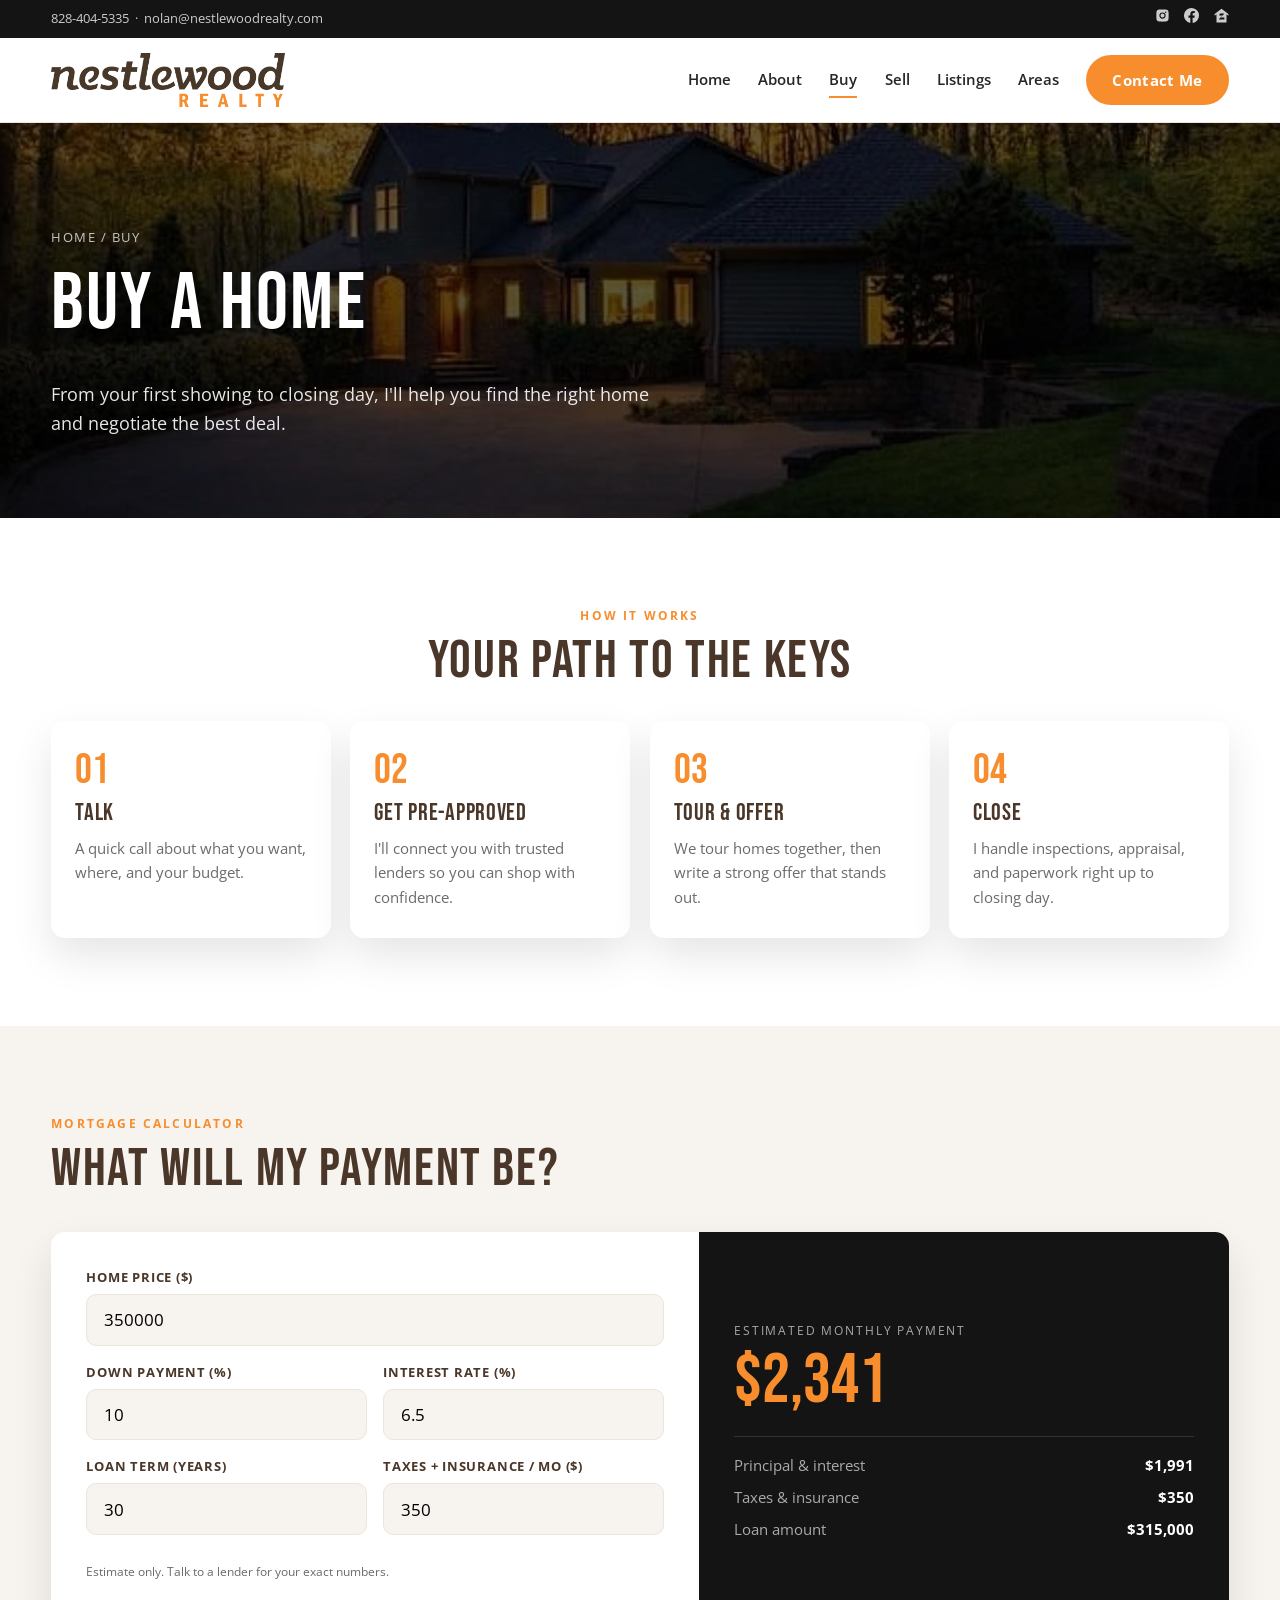
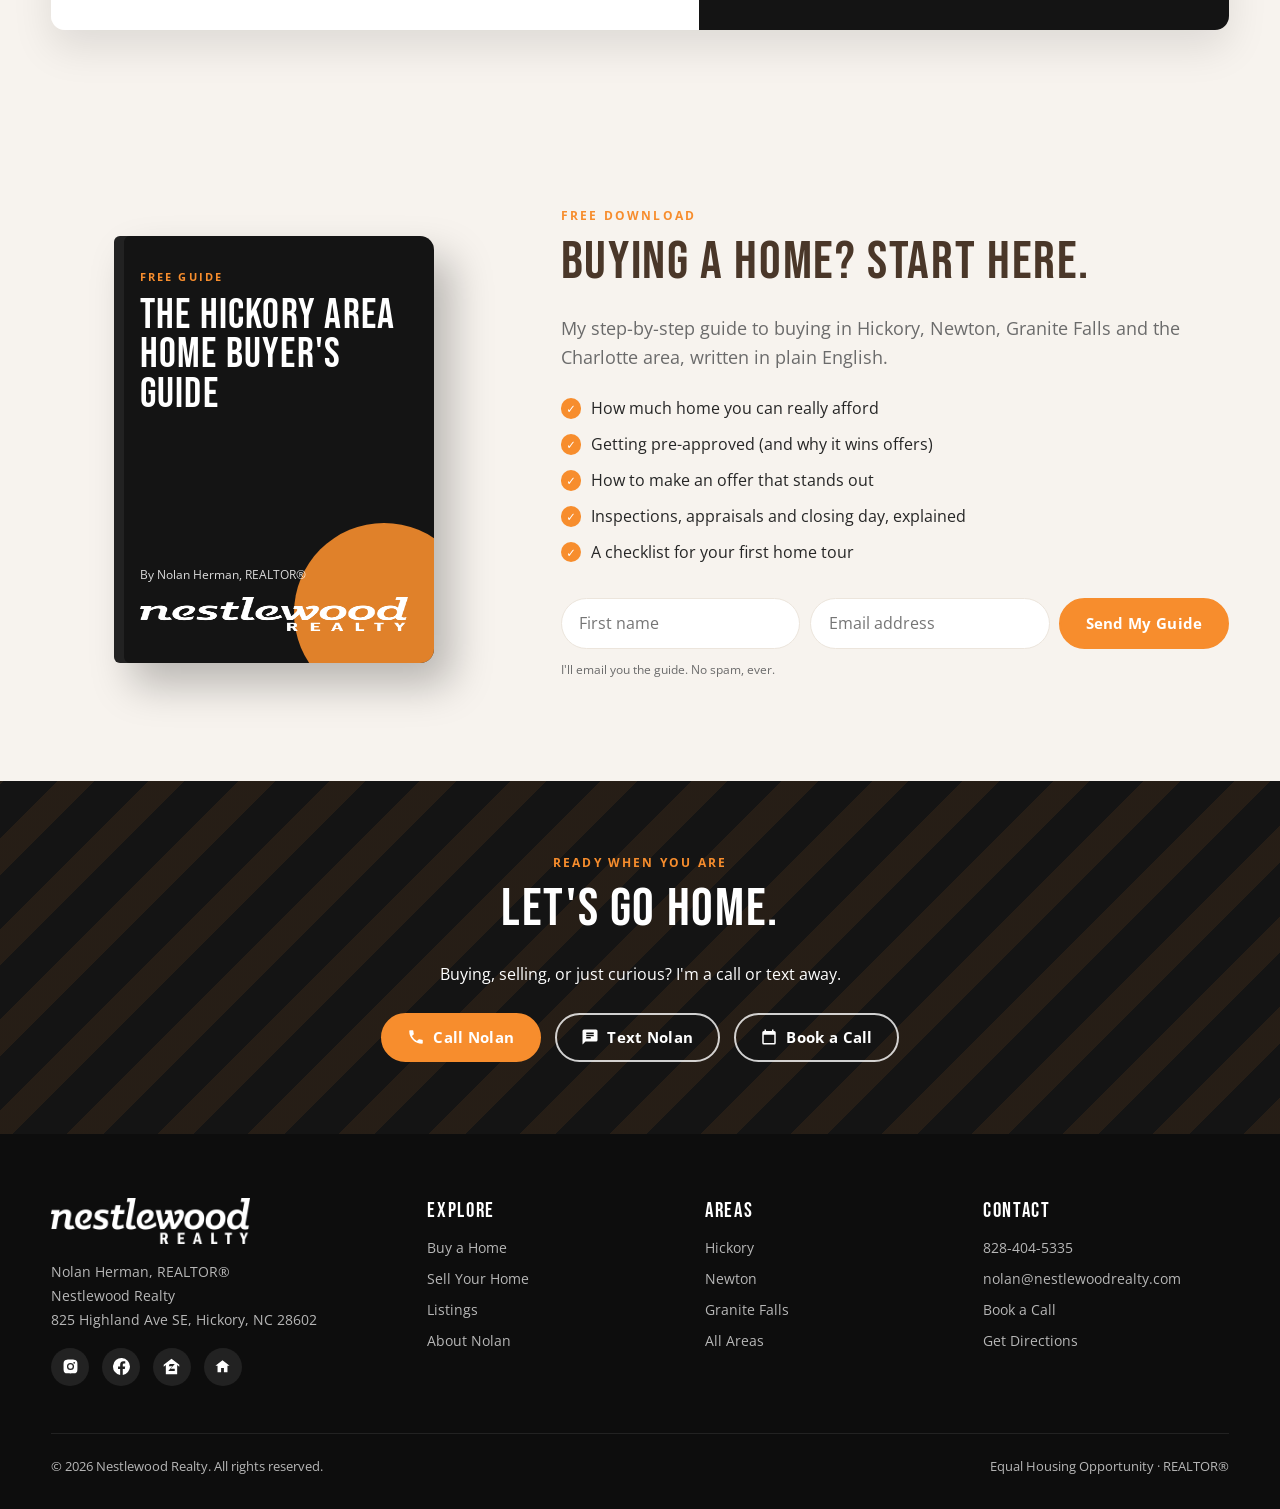
<file: premium-site/buy.html>
<!DOCTYPE html>
<html lang="en">
<head>
<meta charset="UTF-8" />
<meta name="viewport" content="width=device-width, initial-scale=1.0" />
<title>Buy a Home | Nolan Herman, REALTOR®</title>
<meta name="description" content="Nolan Herman, REALTOR® with Nestlewood Realty. Helping buyers and sellers in Hickory, Newton, Granite Falls and the Charlotte area." />
<link rel="icon" href="images/tree-icon.png" />
<link rel="preconnect" href="https://fonts.googleapis.com" /><link rel="preconnect" href="https://fonts.gstatic.com" crossorigin />
<link href="https://fonts.googleapis.com/css2?family=Bebas+Neue&family=Open+Sans:ital,wght@0,400;0,600;0,700;1,400&display=swap" rel="stylesheet" />
<link rel="stylesheet" href="styles.css" />
</head>
<body>
<div class="topbar"><div class="wrap">
  <span><a href="tel:+18284045335">828-404-5335</a> &nbsp;·&nbsp; <a href="mailto:nolan@nestlewoodrealty.com">nolan@nestlewoodrealty.com</a></span>
  <span class="tsoc"><a href="https://www.instagram.com/nolansellsnc/" target="_blank" rel="noopener" aria-label="Instagram"><svg viewBox="0 0 24 24" aria-hidden="true"><path d="M12 2.2c3.2 0 3.6 0 4.8.1 3.3.1 4.8 1.7 4.9 4.9.1 1.3.1 1.6.1 4.8s0 3.6-.1 4.8c-.1 3.2-1.7 4.8-4.9 4.9-1.3.1-1.6.1-4.8.1s-3.6 0-4.8-.1c-3.3-.1-4.8-1.7-4.9-4.9C2.2 15.6 2.2 15.2 2.2 12s0-3.6.1-4.8C2.4 3.9 3.9 2.4 7.2 2.3 8.4 2.2 8.8 2.2 12 2.2zM12 7a5 5 0 1 0 0 10 5 5 0 0 0 0-10zm0 8.2a3.2 3.2 0 1 1 0-6.4 3.2 3.2 0 0 1 0 6.4zm5.2-9.6a1.2 1.2 0 1 0 0 2.4 1.2 1.2 0 0 0 0-2.4z"/></svg></a><a href="https://www.facebook.com/profile.php?id=61578346302536" target="_blank" rel="noopener" aria-label="Facebook"><svg viewBox="0 0 24 24" aria-hidden="true"><path d="M24 12a12 12 0 1 0-13.9 11.9v-8.4h-3V12h3V9.4c0-3 1.8-4.7 4.5-4.7 1.3 0 2.7.2 2.7.2v3h-1.5c-1.5 0-2 .9-2 1.9V12h3.4l-.5 3.5h-2.9v8.4A12 12 0 0 0 24 12z"/></svg></a><a href="https://www.zillow.com/profile/Nolansellnc" target="_blank" rel="noopener" aria-label="Zillow"><svg viewBox="0 0 24 24" aria-hidden="true"><path d="M12 1 1 9.6v2.6l3-2.2V23h16V10l3 2.2V9.6zm4.6 17.4H7.4l5.9-6.6H8.1l1.3-3.2h7.2l-5.8 6.6h5.8z"/></svg></a></span>
</div></div>
<header class="header"><div class="wrap">
  <a href="index.html"><img class="logo" src="images/logo.png" alt="Nestlewood Realty" /></a>
  <nav class="nav"><a href="index.html" class="">Home</a><a href="about.html" class="">About</a><a href="buy.html" class="active">Buy</a><a href="sell.html" class="">Sell</a><a href="listings.html" class="">Listings</a><a href="areas.html" class="">Areas</a><a href="contact.html" class="btn">Contact Me</a></nav>
  <button class="menu-btn" aria-label="Menu"><span></span><span></span><span></span></button>
</div></header>

<section class="page-hero" style="--bg:url('images/cover.jpg')"><div class="wrap"><div class="crumbs">Home / Buy</div><h1>Buy a Home</h1><p>From your first showing to closing day, I'll help you find the right home and negotiate the best deal.</p></div></section>
<section class="section"><div class="wrap center"><p class="eyebrow">How It Works</p><h2>Your path to the keys</h2>
  <div class="steps" style="text-align:left;margin-top:2rem">
    <div class="step rev"><h3>Talk</h3><p>A quick call about what you want, where, and your budget.</p></div>
    <div class="step rev"><h3>Get Pre-Approved</h3><p>I'll connect you with trusted lenders so you can shop with confidence.</p></div>
    <div class="step rev"><h3>Tour & Offer</h3><p>We tour homes together, then write a strong offer that stands out.</p></div>
    <div class="step rev"><h3>Close</h3><p>I handle inspections, appraisal, and paperwork right up to closing day.</p></div>
  </div></div></section>
<section class="section soft" id="calculator"><div class="wrap"><div class="head-row"><div><p class="eyebrow">Mortgage Calculator</p><h2>What will my payment be?</h2></div></div>
  <div class="calc rev">
    <div class="inputs">
      <label>Home price ($)<input id="c-price" type="number" value="350000" min="0" step="1000" /></label>
      <div class="row"><label>Down payment (%)<input id="c-down" type="number" value="10" min="0" max="100" step="1" /></label><label>Interest rate (%)<input id="c-rate" type="number" value="6.5" min="0" step="0.05" /></label></div>
      <div class="row"><label>Loan term (years)<input id="c-term" type="number" value="30" min="1" step="1" /></label><label>Taxes + insurance / mo ($)<input id="c-extra" type="number" value="350" min="0" step="10" /></label></div>
      <p class="fine">Estimate only. Talk to a lender for your exact numbers.</p>
    </div>
    <div class="result"><small>Estimated monthly payment</small><div class="pay" id="c-pay">$0</div>
      <div class="bd"><div><span>Principal & interest</span><b id="c-pi">$0</b></div><div><span>Taxes & insurance</span><b id="c-ti">$0</b></div><div><span>Loan amount</span><b id="c-loan">$0</b></div></div></div>
  </div></div></section>
<section class="section soft" id="guide"><div class="wrap guide">
  <div class="book rev"><small>FREE GUIDE</small><h3>The Hickory Area Home Buyer's Guide</h3><span class="by">By Nolan Herman, REALTOR®</span><img src="images/logo.png" alt="" /></div>
  <div class="rev"><p class="eyebrow">Free Download</p><h2>Buying a home? Start here.</h2>
    <p class="lead">My step-by-step guide to buying in Hickory, Newton, Granite Falls and the Charlotte area, written in plain English.</p>
    <ul class="checks"><li>How much home you can really afford</li><li>Getting pre-approved (and why it wins offers)</li><li>How to make an offer that stands out</li><li>Inspections, appraisals and closing day, explained</li><li>A checklist for your first home tour</li></ul>
    <form class="inline-form lead-form" data-subject="Free buyer's guide request" data-guide="Hickory-Area-Home-Buyers-Guide.pdf"><input name="name" placeholder="First name" required /><input name="email" type="email" placeholder="Email address" required /><button class="btn" type="submit">Send My Guide</button></form>
    <p class="fine">I'll email you the guide. No spam, ever.</p></div>
</div></section>
<section class="cta"><div class="wrap"><p class="eyebrow">Ready when you are</p><h2>Let's go home.</h2>
  <p>Buying, selling, or just curious? I'm a call or text away.</p>
  <div class="cta-actions"><a class="btn" href="tel:+18284045335"><svg viewBox="0 0 24 24" aria-hidden="true"><path d="M6.6 10.8a15.1 15.1 0 0 0 6.6 6.6l2.2-2.2a1 1 0 0 1 1-.25 11.4 11.4 0 0 0 3.6.57 1 1 0 0 1 1 1V20a1 1 0 0 1-1 1A17 17 0 0 1 3 4a1 1 0 0 1 1-1h3.5a1 1 0 0 1 1 1c0 1.25.2 2.45.57 3.57a1 1 0 0 1-.25 1z"/></svg> Call Nolan</a><a class="btn btn-ghost" href="sms:+18284045335"><svg viewBox="0 0 24 24" aria-hidden="true"><path d="M20 2H4a2 2 0 0 0-2 2v18l4-4h14a2 2 0 0 0 2-2V4a2 2 0 0 0-2-2zM7 9h10v2H7zm6 5H7v-2h6zm4-6H7V6h10z"/></svg> Text Nolan</a><a class="btn btn-ghost" href="contact.html"><svg viewBox="0 0 24 24" aria-hidden="true"><path d="M19 4h-1V2h-2v2H8V2H6v2H5a2 2 0 0 0-2 2v14a2 2 0 0 0 2 2h14a2 2 0 0 0 2-2V6a2 2 0 0 0-2-2zm0 16H5V9h14z"/></svg> Book a Call</a></div>
</div></section>
<footer class="footer"><div class="wrap">
  <div class="f-grid">
    <div><img class="flogo" src="images/logo.png" alt="Nestlewood Realty" />
      <p>Nolan Herman, REALTOR®<br />Nestlewood Realty<br />825 Highland Ave SE, Hickory, NC 28602</p>
      <div class="fsoc"><a href="https://www.instagram.com/nolansellsnc/" target="_blank" rel="noopener" aria-label="Instagram"><svg viewBox="0 0 24 24" aria-hidden="true"><path d="M12 2.2c3.2 0 3.6 0 4.8.1 3.3.1 4.8 1.7 4.9 4.9.1 1.3.1 1.6.1 4.8s0 3.6-.1 4.8c-.1 3.2-1.7 4.8-4.9 4.9-1.3.1-1.6.1-4.8.1s-3.6 0-4.8-.1c-3.3-.1-4.8-1.7-4.9-4.9C2.2 15.6 2.2 15.2 2.2 12s0-3.6.1-4.8C2.4 3.9 3.9 2.4 7.2 2.3 8.4 2.2 8.8 2.2 12 2.2zM12 7a5 5 0 1 0 0 10 5 5 0 0 0 0-10zm0 8.2a3.2 3.2 0 1 1 0-6.4 3.2 3.2 0 0 1 0 6.4zm5.2-9.6a1.2 1.2 0 1 0 0 2.4 1.2 1.2 0 0 0 0-2.4z"/></svg></a><a href="https://www.facebook.com/profile.php?id=61578346302536" target="_blank" rel="noopener" aria-label="Facebook"><svg viewBox="0 0 24 24" aria-hidden="true"><path d="M24 12a12 12 0 1 0-13.9 11.9v-8.4h-3V12h3V9.4c0-3 1.8-4.7 4.5-4.7 1.3 0 2.7.2 2.7.2v3h-1.5c-1.5 0-2 .9-2 1.9V12h3.4l-.5 3.5h-2.9v8.4A12 12 0 0 0 24 12z"/></svg></a><a href="https://www.zillow.com/profile/Nolansellnc" target="_blank" rel="noopener" aria-label="Zillow"><svg viewBox="0 0 24 24" aria-hidden="true"><path d="M12 1 1 9.6v2.6l3-2.2V23h16V10l3 2.2V9.6zm4.6 17.4H7.4l5.9-6.6H8.1l1.3-3.2h7.2l-5.8 6.6h5.8z"/></svg></a><a href="https://www.homes.com/real-estate-agents/nolan-herman/2672vt8/" target="_blank" rel="noopener" aria-label="Homes.com"><svg viewBox="0 0 24 24" aria-hidden="true"><path d="M12 3 2 11h3v9h5v-6h4v6h5v-9h3z"/></svg></a></div></div>
    <div><h4>Explore</h4><a href="buy.html">Buy a Home</a><a href="sell.html">Sell Your Home</a><a href="listings.html">Listings</a><a href="about.html">About Nolan</a></div>
    <div><h4>Areas</h4><a href="hickory.html">Hickory</a><a href="newton.html">Newton</a><a href="granite-falls.html">Granite Falls</a><a href="areas.html">All Areas</a></div>
    <div><h4>Contact</h4><a href="tel:+18284045335">828-404-5335</a><a href="mailto:nolan@nestlewoodrealty.com">nolan@nestlewoodrealty.com</a><a href="contact.html">Book a Call</a><a href="https://www.google.com/maps/search/?api=1&query=825+Highland+Ave+SE,+Hickory,+NC+28602" target="_blank" rel="noopener">Get Directions</a></div>
  </div>
  <div class="f-bottom"><span>© 2026 Nestlewood Realty. All rights reserved.</span><span>Equal Housing Opportunity · REALTOR®</span></div>
</div></footer>
<script src="script.js"></script>
</body>
</html>
</file>
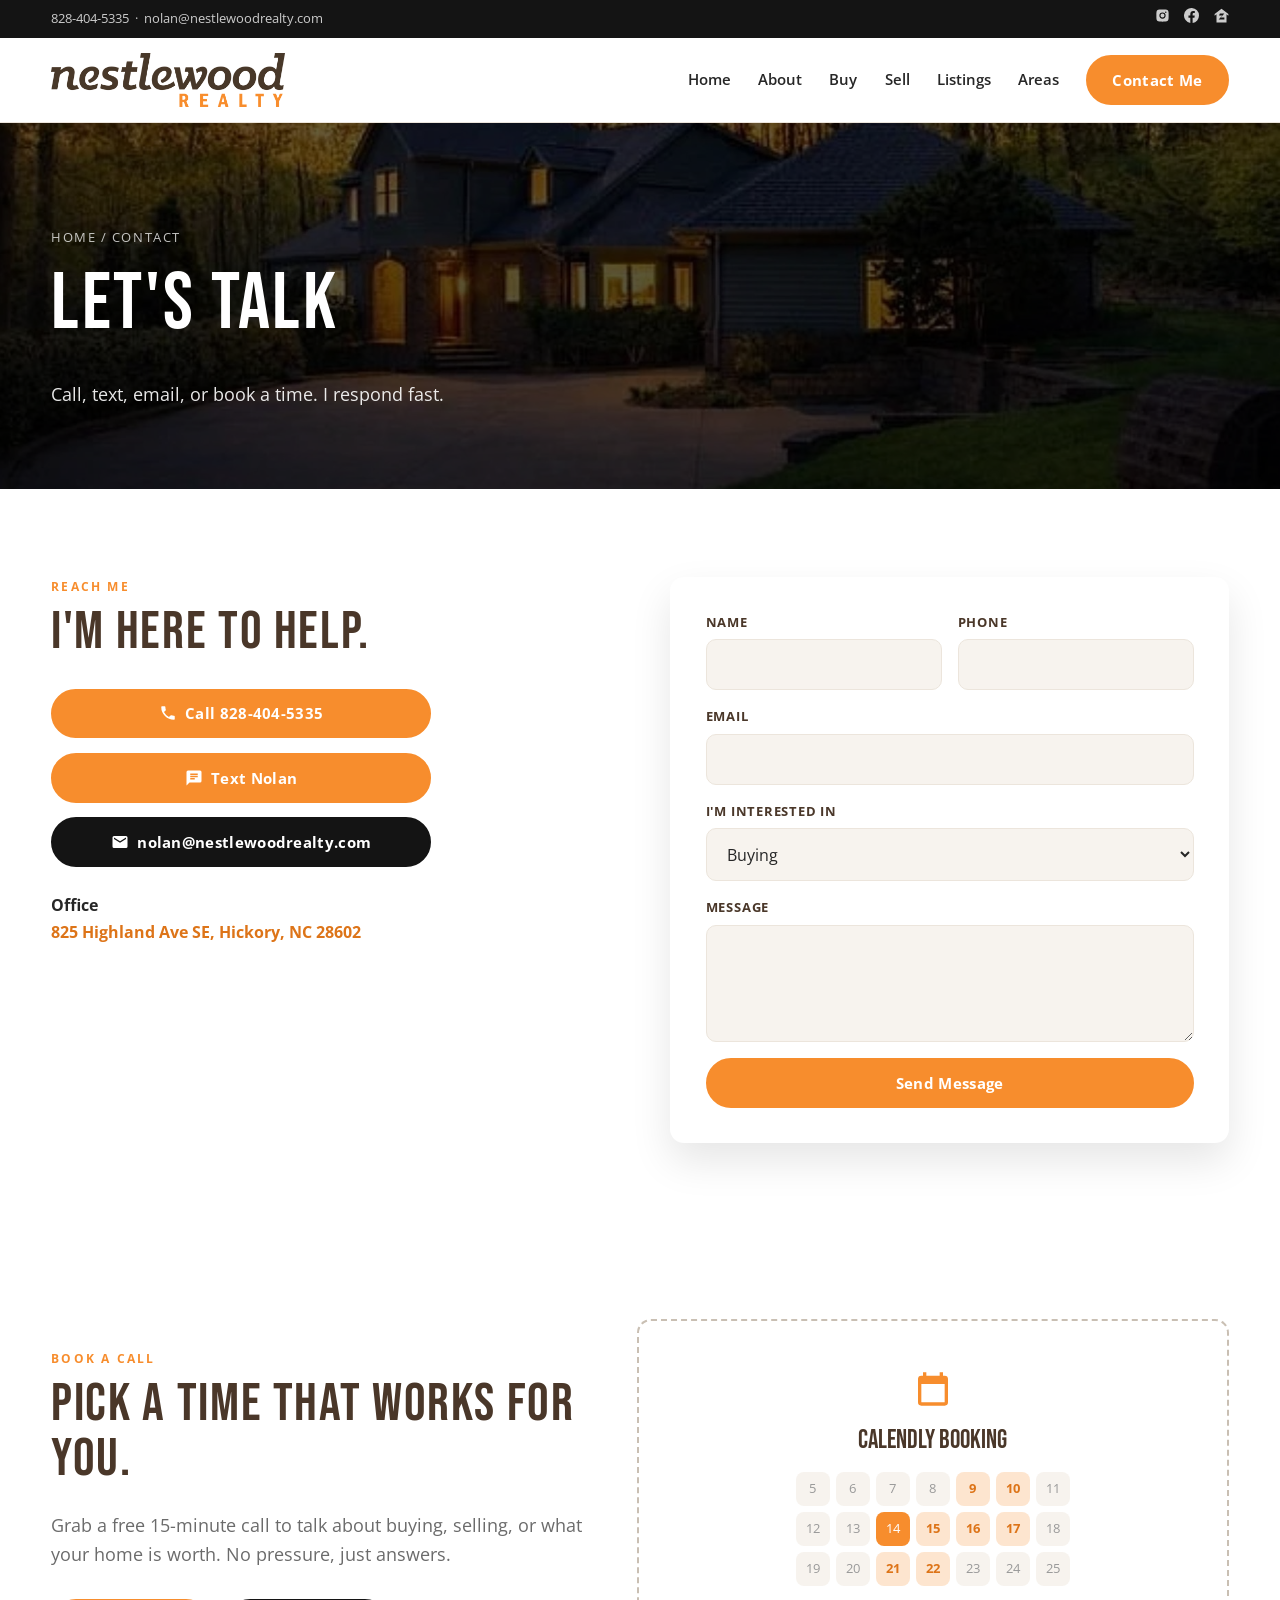
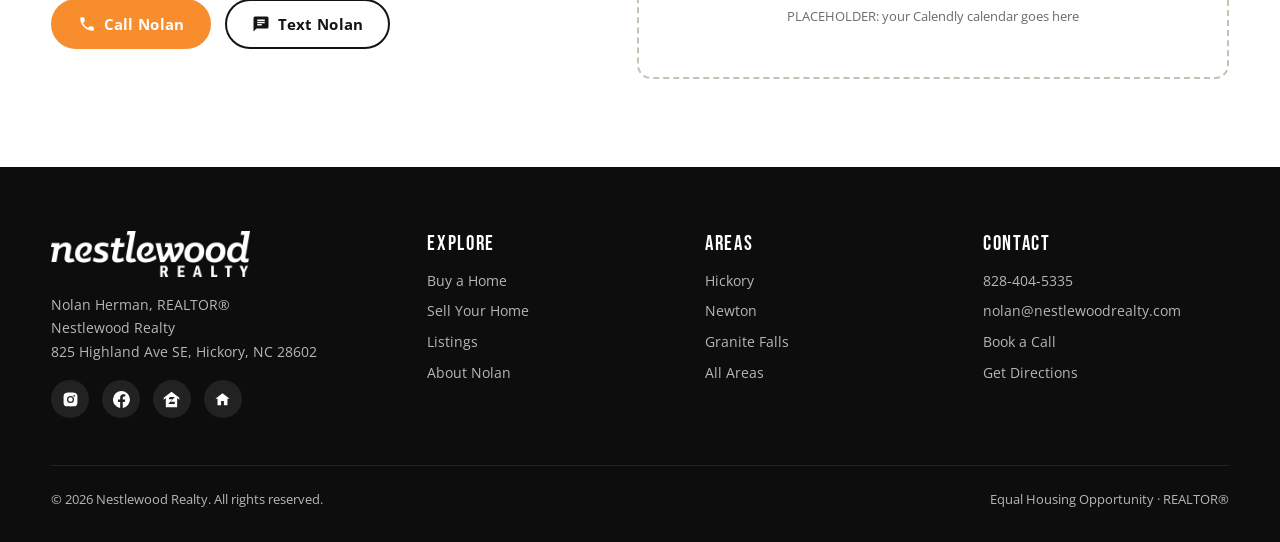
<file: premium-site/contact.html>
<!DOCTYPE html>
<html lang="en">
<head>
<meta charset="UTF-8" />
<meta name="viewport" content="width=device-width, initial-scale=1.0" />
<title>Contact Nolan Herman | Nestlewood Realty</title>
<meta name="description" content="Nolan Herman, REALTOR® with Nestlewood Realty. Helping buyers and sellers in Hickory, Newton, Granite Falls and the Charlotte area." />
<link rel="icon" href="images/tree-icon.png" />
<link rel="preconnect" href="https://fonts.googleapis.com" /><link rel="preconnect" href="https://fonts.gstatic.com" crossorigin />
<link href="https://fonts.googleapis.com/css2?family=Bebas+Neue&family=Open+Sans:ital,wght@0,400;0,600;0,700;1,400&display=swap" rel="stylesheet" />
<link rel="stylesheet" href="styles.css" />
</head>
<body>
<div class="topbar"><div class="wrap">
  <span><a href="tel:+18284045335">828-404-5335</a> &nbsp;·&nbsp; <a href="mailto:nolan@nestlewoodrealty.com">nolan@nestlewoodrealty.com</a></span>
  <span class="tsoc"><a href="https://www.instagram.com/nolansellsnc/" target="_blank" rel="noopener" aria-label="Instagram"><svg viewBox="0 0 24 24" aria-hidden="true"><path d="M12 2.2c3.2 0 3.6 0 4.8.1 3.3.1 4.8 1.7 4.9 4.9.1 1.3.1 1.6.1 4.8s0 3.6-.1 4.8c-.1 3.2-1.7 4.8-4.9 4.9-1.3.1-1.6.1-4.8.1s-3.6 0-4.8-.1c-3.3-.1-4.8-1.7-4.9-4.9C2.2 15.6 2.2 15.2 2.2 12s0-3.6.1-4.8C2.4 3.9 3.9 2.4 7.2 2.3 8.4 2.2 8.8 2.2 12 2.2zM12 7a5 5 0 1 0 0 10 5 5 0 0 0 0-10zm0 8.2a3.2 3.2 0 1 1 0-6.4 3.2 3.2 0 0 1 0 6.4zm5.2-9.6a1.2 1.2 0 1 0 0 2.4 1.2 1.2 0 0 0 0-2.4z"/></svg></a><a href="https://www.facebook.com/profile.php?id=61578346302536" target="_blank" rel="noopener" aria-label="Facebook"><svg viewBox="0 0 24 24" aria-hidden="true"><path d="M24 12a12 12 0 1 0-13.9 11.9v-8.4h-3V12h3V9.4c0-3 1.8-4.7 4.5-4.7 1.3 0 2.7.2 2.7.2v3h-1.5c-1.5 0-2 .9-2 1.9V12h3.4l-.5 3.5h-2.9v8.4A12 12 0 0 0 24 12z"/></svg></a><a href="https://www.zillow.com/profile/Nolansellnc" target="_blank" rel="noopener" aria-label="Zillow"><svg viewBox="0 0 24 24" aria-hidden="true"><path d="M12 1 1 9.6v2.6l3-2.2V23h16V10l3 2.2V9.6zm4.6 17.4H7.4l5.9-6.6H8.1l1.3-3.2h7.2l-5.8 6.6h5.8z"/></svg></a></span>
</div></div>
<header class="header"><div class="wrap">
  <a href="index.html"><img class="logo" src="images/logo.png" alt="Nestlewood Realty" /></a>
  <nav class="nav"><a href="index.html" class="">Home</a><a href="about.html" class="">About</a><a href="buy.html" class="">Buy</a><a href="sell.html" class="">Sell</a><a href="listings.html" class="">Listings</a><a href="areas.html" class="">Areas</a><a href="contact.html" class="btn">Contact Me</a></nav>
  <button class="menu-btn" aria-label="Menu"><span></span><span></span><span></span></button>
</div></header>

<section class="page-hero" style="--bg:url('images/cover.jpg')"><div class="wrap"><div class="crumbs">Home / Contact</div><h1>Let's Talk</h1><p>Call, text, email, or book a time. I respond fast.</p></div></section>
<section class="section"><div class="wrap split" style="align-items:start">
  <div class="rev"><p class="eyebrow">Reach Me</p><h2>I'm here to help.</h2>
    <div class="hero-actions" style="flex-direction:column;align-items:stretch;max-width:380px">
      <a class="btn" href="tel:+18284045335"><svg viewBox="0 0 24 24" aria-hidden="true"><path d="M6.6 10.8a15.1 15.1 0 0 0 6.6 6.6l2.2-2.2a1 1 0 0 1 1-.25 11.4 11.4 0 0 0 3.6.57 1 1 0 0 1 1 1V20a1 1 0 0 1-1 1A17 17 0 0 1 3 4a1 1 0 0 1 1-1h3.5a1 1 0 0 1 1 1c0 1.25.2 2.45.57 3.57a1 1 0 0 1-.25 1z"/></svg> Call 828-404-5335</a><a class="btn" href="sms:+18284045335"><svg viewBox="0 0 24 24" aria-hidden="true"><path d="M20 2H4a2 2 0 0 0-2 2v18l4-4h14a2 2 0 0 0 2-2V4a2 2 0 0 0-2-2zM7 9h10v2H7zm6 5H7v-2h6zm4-6H7V6h10z"/></svg> Text Nolan</a><a class="btn btn-dark" href="mailto:nolan@nestlewoodrealty.com"><svg viewBox="0 0 24 24" aria-hidden="true"><path d="M20 4H4a2 2 0 0 0-2 2v12a2 2 0 0 0 2 2h16a2 2 0 0 0 2-2V6a2 2 0 0 0-2-2zm0 4-8 5-8-5V6l8 5 8-5z"/></svg> nolan@nestlewoodrealty.com</a></div>
    <p style="margin-top:1.6rem"><strong>Office</strong><br /><a class="link" href="https://www.google.com/maps/search/?api=1&query=825+Highland+Ave+SE,+Hickory,+NC+28602" target="_blank" rel="noopener">825 Highland Ave SE, Hickory, NC 28602</a></p></div>
  <form class="form rev lead-form" data-subject="Website contact form">
    <div class="row"><label>Name<input name="name" required /></label><label>Phone<input name="phone" type="tel" /></label></div>
    <label>Email<input name="email" type="email" required /></label>
    <label>I'm interested in<select name="topic"><option>Buying</option><option>Selling</option><option>Home value report</option><option>Something else</option></select></label>
    <label>Message<textarea name="message" rows="4"></textarea></label>
    <button class="btn" type="submit">Send Message</button>
  </form></div></section>
<section class="section" id="book"><div class="wrap booking">
  <div class="rev"><p class="eyebrow">Book a Call</p><h2>Pick a time that works for you.</h2>
    <p class="lead">Grab a free 15-minute call to talk about buying, selling, or what your home is worth. No pressure, just answers.</p>
    <div class="hero-actions"><a class="btn" href="tel:+18284045335"><svg viewBox="0 0 24 24" aria-hidden="true"><path d="M6.6 10.8a15.1 15.1 0 0 0 6.6 6.6l2.2-2.2a1 1 0 0 1 1-.25 11.4 11.4 0 0 0 3.6.57 1 1 0 0 1 1 1V20a1 1 0 0 1-1 1A17 17 0 0 1 3 4a1 1 0 0 1 1-1h3.5a1 1 0 0 1 1 1c0 1.25.2 2.45.57 3.57a1 1 0 0 1-.25 1z"/></svg> Call Nolan</a><a class="btn btn-line" href="sms:+18284045335"><svg viewBox="0 0 24 24" aria-hidden="true"><path d="M20 2H4a2 2 0 0 0-2 2v18l4-4h14a2 2 0 0 0 2-2V4a2 2 0 0 0-2-2zM7 9h10v2H7zm6 5H7v-2h6zm4-6H7V6h10z"/></svg> Text Nolan</a></div></div>
  <div class="calendar-ph rev"><div><svg style="width:40px;height:40px;fill:#f78d2d;margin:0 auto" viewBox="0 0 24 24" aria-hidden="true"><path d="M19 4h-1V2h-2v2H8V2H6v2H5a2 2 0 0 0-2 2v14a2 2 0 0 0 2 2h14a2 2 0 0 0 2-2V6a2 2 0 0 0-2-2zm0 16H5V9h14z"/></svg>
    <div style="font:1.6rem var(--head);color:var(--brown);margin-top:.5rem">Calendly Booking</div>
    <div class="cal"><i class="">5</i><i class="">6</i><i class="">7</i><i class="">8</i><i class="av">9</i><i class="av">10</i><i class="">11</i><i class="">12</i><i class="">13</i><i class="sel">14</i><i class="av">15</i><i class="av">16</i><i class="av">17</i><i class="">18</i><i class="">19</i><i class="">20</i><i class="av">21</i><i class="av">22</i><i class="">23</i><i class="">24</i><i class="">25</i></div>
    <small>PLACEHOLDER: your Calendly calendar goes here</small></div></div>
</div></section>
<footer class="footer"><div class="wrap">
  <div class="f-grid">
    <div><img class="flogo" src="images/logo.png" alt="Nestlewood Realty" />
      <p>Nolan Herman, REALTOR®<br />Nestlewood Realty<br />825 Highland Ave SE, Hickory, NC 28602</p>
      <div class="fsoc"><a href="https://www.instagram.com/nolansellsnc/" target="_blank" rel="noopener" aria-label="Instagram"><svg viewBox="0 0 24 24" aria-hidden="true"><path d="M12 2.2c3.2 0 3.6 0 4.8.1 3.3.1 4.8 1.7 4.9 4.9.1 1.3.1 1.6.1 4.8s0 3.6-.1 4.8c-.1 3.2-1.7 4.8-4.9 4.9-1.3.1-1.6.1-4.8.1s-3.6 0-4.8-.1c-3.3-.1-4.8-1.7-4.9-4.9C2.2 15.6 2.2 15.2 2.2 12s0-3.6.1-4.8C2.4 3.9 3.9 2.4 7.2 2.3 8.4 2.2 8.8 2.2 12 2.2zM12 7a5 5 0 1 0 0 10 5 5 0 0 0 0-10zm0 8.2a3.2 3.2 0 1 1 0-6.4 3.2 3.2 0 0 1 0 6.4zm5.2-9.6a1.2 1.2 0 1 0 0 2.4 1.2 1.2 0 0 0 0-2.4z"/></svg></a><a href="https://www.facebook.com/profile.php?id=61578346302536" target="_blank" rel="noopener" aria-label="Facebook"><svg viewBox="0 0 24 24" aria-hidden="true"><path d="M24 12a12 12 0 1 0-13.9 11.9v-8.4h-3V12h3V9.4c0-3 1.8-4.7 4.5-4.7 1.3 0 2.7.2 2.7.2v3h-1.5c-1.5 0-2 .9-2 1.9V12h3.4l-.5 3.5h-2.9v8.4A12 12 0 0 0 24 12z"/></svg></a><a href="https://www.zillow.com/profile/Nolansellnc" target="_blank" rel="noopener" aria-label="Zillow"><svg viewBox="0 0 24 24" aria-hidden="true"><path d="M12 1 1 9.6v2.6l3-2.2V23h16V10l3 2.2V9.6zm4.6 17.4H7.4l5.9-6.6H8.1l1.3-3.2h7.2l-5.8 6.6h5.8z"/></svg></a><a href="https://www.homes.com/real-estate-agents/nolan-herman/2672vt8/" target="_blank" rel="noopener" aria-label="Homes.com"><svg viewBox="0 0 24 24" aria-hidden="true"><path d="M12 3 2 11h3v9h5v-6h4v6h5v-9h3z"/></svg></a></div></div>
    <div><h4>Explore</h4><a href="buy.html">Buy a Home</a><a href="sell.html">Sell Your Home</a><a href="listings.html">Listings</a><a href="about.html">About Nolan</a></div>
    <div><h4>Areas</h4><a href="hickory.html">Hickory</a><a href="newton.html">Newton</a><a href="granite-falls.html">Granite Falls</a><a href="areas.html">All Areas</a></div>
    <div><h4>Contact</h4><a href="tel:+18284045335">828-404-5335</a><a href="mailto:nolan@nestlewoodrealty.com">nolan@nestlewoodrealty.com</a><a href="contact.html">Book a Call</a><a href="https://www.google.com/maps/search/?api=1&query=825+Highland+Ave+SE,+Hickory,+NC+28602" target="_blank" rel="noopener">Get Directions</a></div>
  </div>
  <div class="f-bottom"><span>© 2026 Nestlewood Realty. All rights reserved.</span><span>Equal Housing Opportunity · REALTOR®</span></div>
</div></footer>
<script src="script.js"></script>
</body>
</html>
</file>
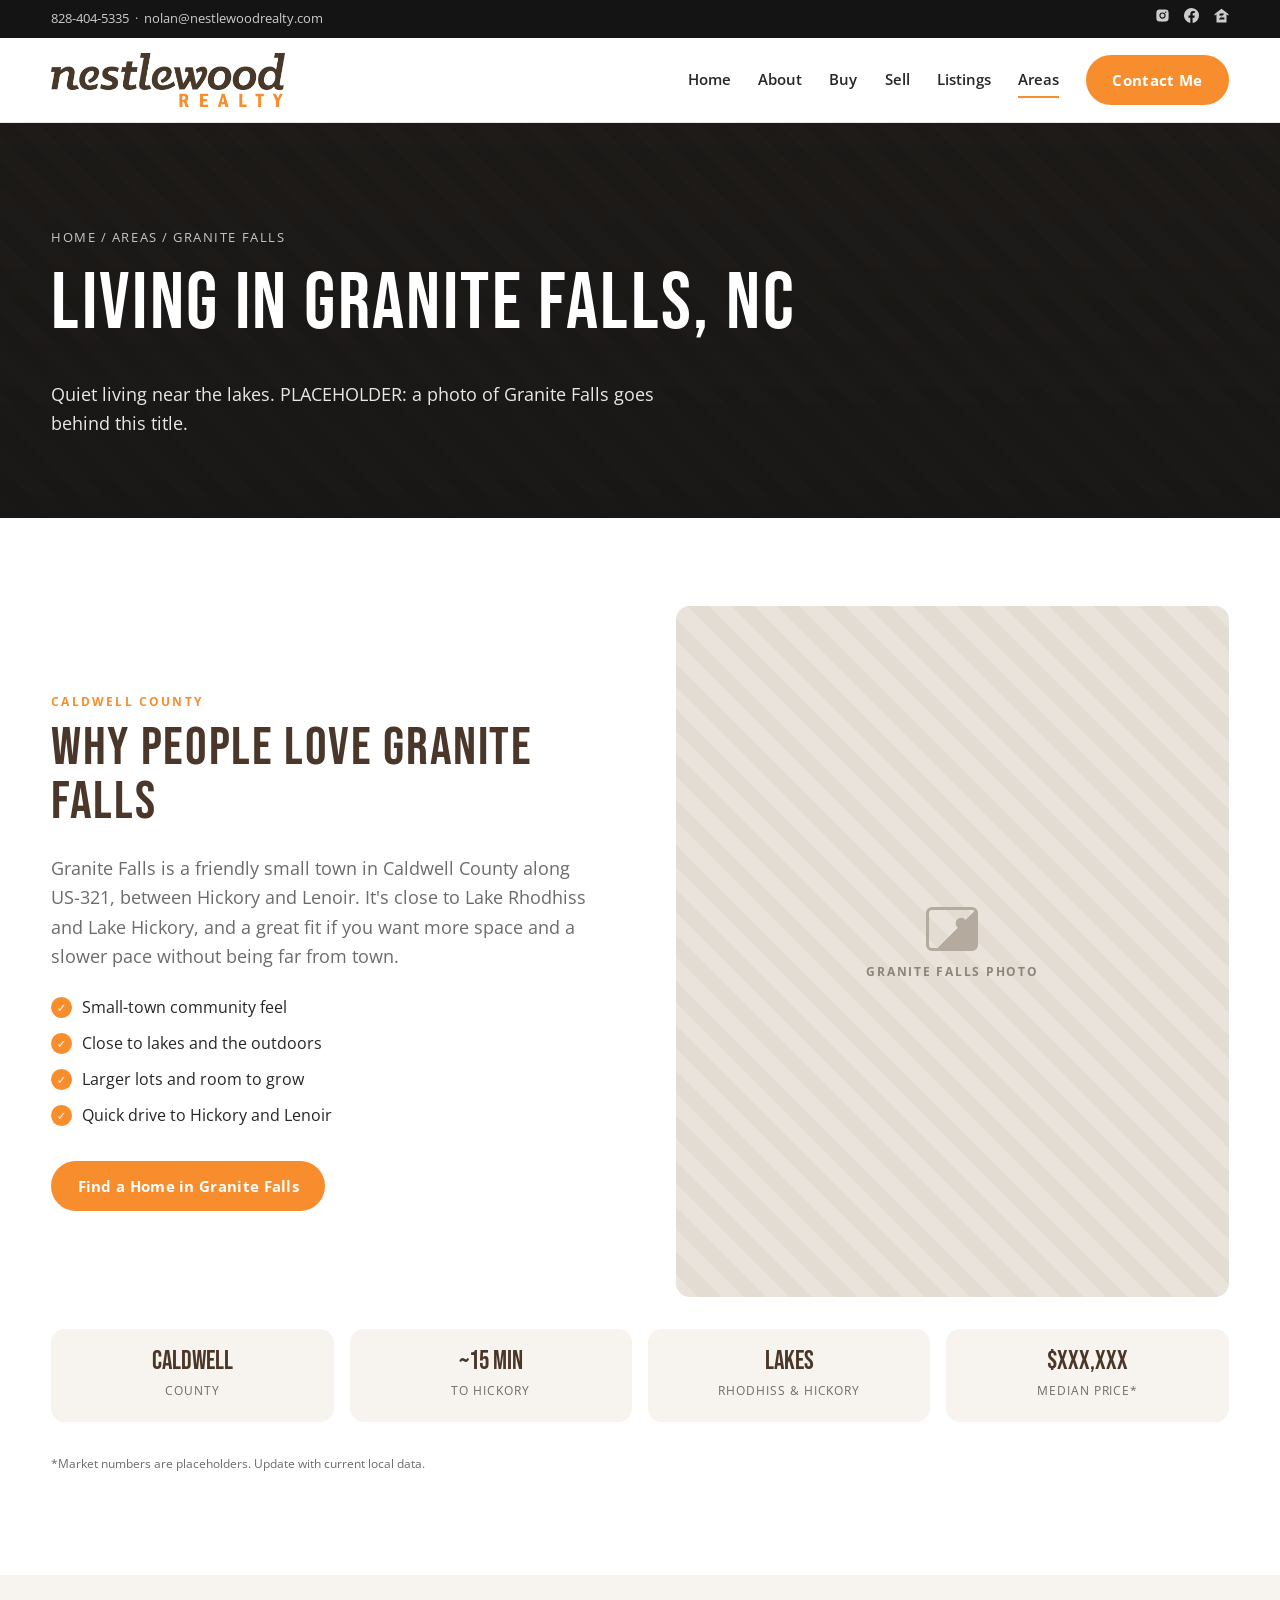
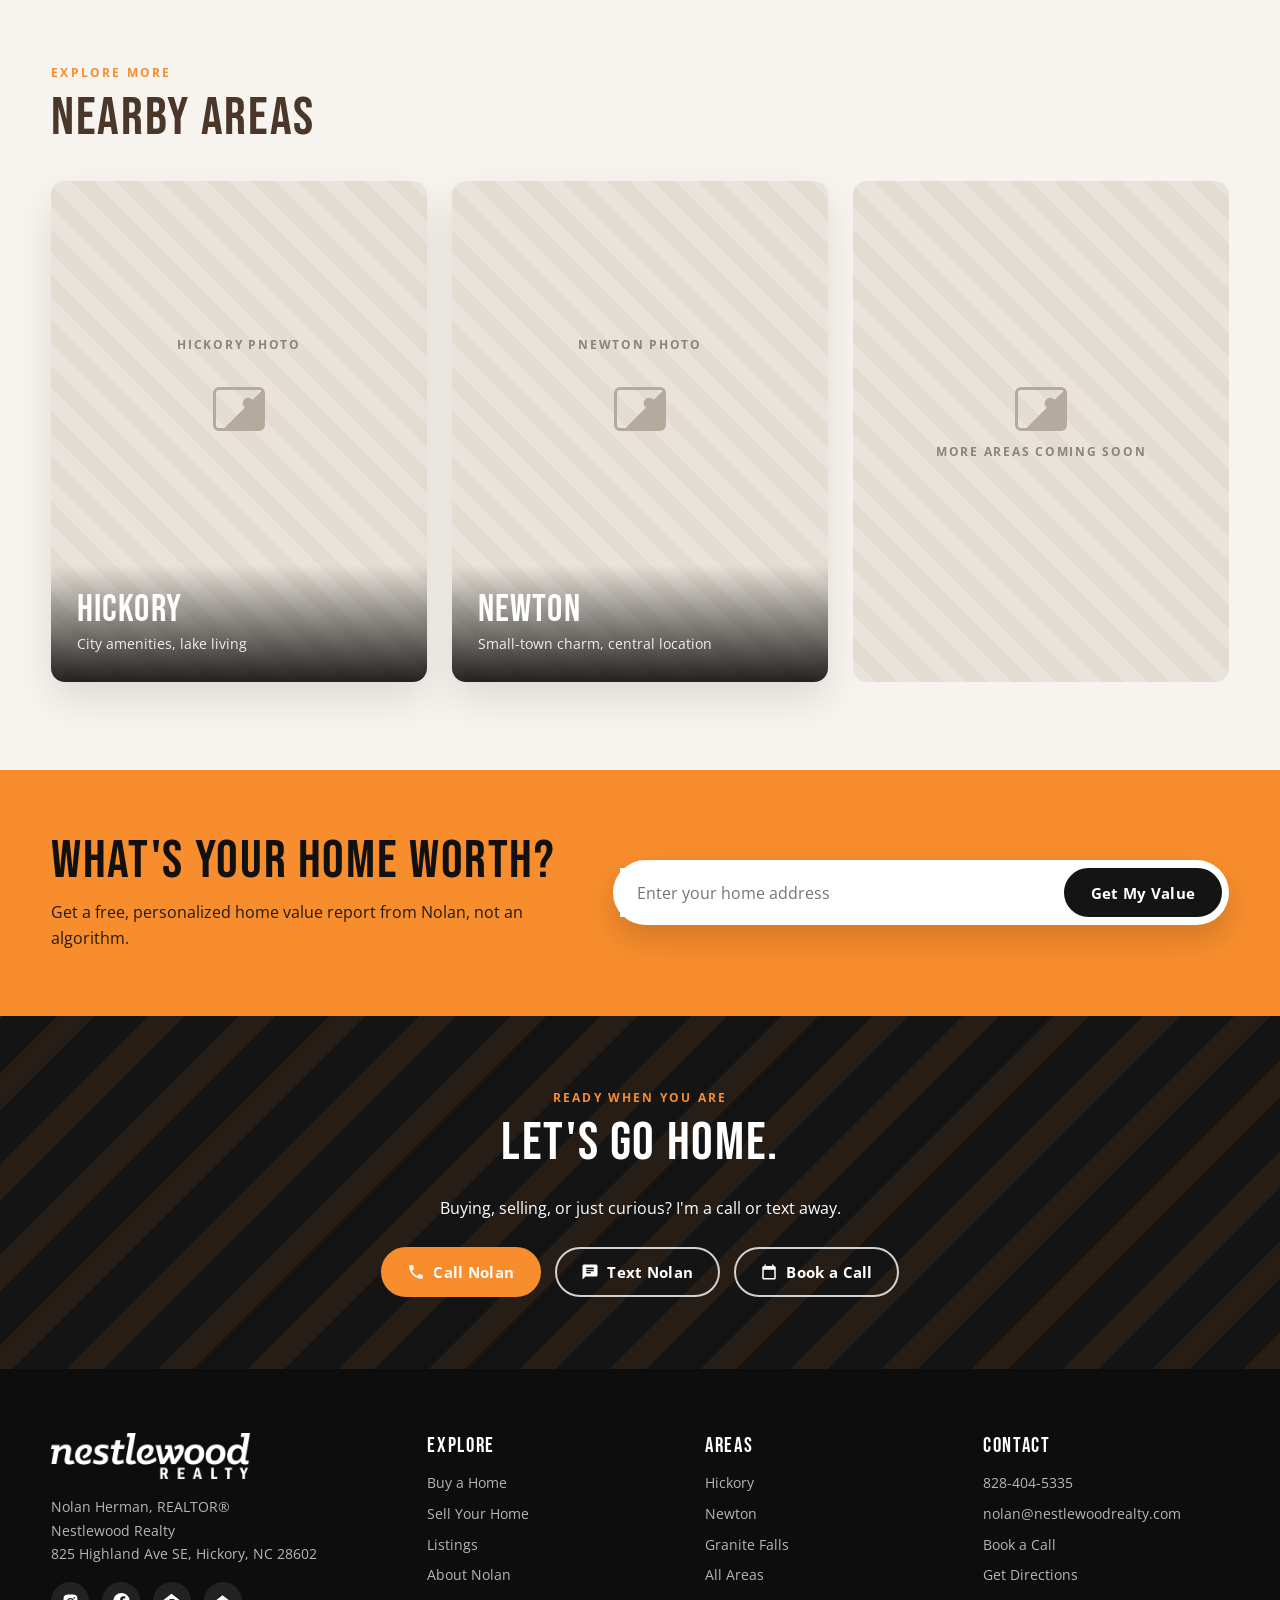
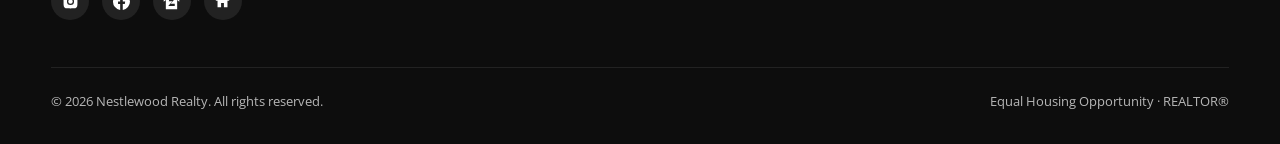
<file: premium-site/granite-falls.html>
<!DOCTYPE html>
<html lang="en">
<head>
<meta charset="UTF-8" />
<meta name="viewport" content="width=device-width, initial-scale=1.0" />
<title>Living in Granite Falls, NC | Nolan Herman, REALTOR®</title>
<meta name="description" content="Nolan Herman, REALTOR® with Nestlewood Realty. Helping buyers and sellers in Hickory, Newton, Granite Falls and the Charlotte area." />
<link rel="icon" href="images/tree-icon.png" />
<link rel="preconnect" href="https://fonts.googleapis.com" /><link rel="preconnect" href="https://fonts.gstatic.com" crossorigin />
<link href="https://fonts.googleapis.com/css2?family=Bebas+Neue&family=Open+Sans:ital,wght@0,400;0,600;0,700;1,400&display=swap" rel="stylesheet" />
<link rel="stylesheet" href="styles.css" />
</head>
<body>
<div class="topbar"><div class="wrap">
  <span><a href="tel:+18284045335">828-404-5335</a> &nbsp;·&nbsp; <a href="mailto:nolan@nestlewoodrealty.com">nolan@nestlewoodrealty.com</a></span>
  <span class="tsoc"><a href="https://www.instagram.com/nolansellsnc/" target="_blank" rel="noopener" aria-label="Instagram"><svg viewBox="0 0 24 24" aria-hidden="true"><path d="M12 2.2c3.2 0 3.6 0 4.8.1 3.3.1 4.8 1.7 4.9 4.9.1 1.3.1 1.6.1 4.8s0 3.6-.1 4.8c-.1 3.2-1.7 4.8-4.9 4.9-1.3.1-1.6.1-4.8.1s-3.6 0-4.8-.1c-3.3-.1-4.8-1.7-4.9-4.9C2.2 15.6 2.2 15.2 2.2 12s0-3.6.1-4.8C2.4 3.9 3.9 2.4 7.2 2.3 8.4 2.2 8.8 2.2 12 2.2zM12 7a5 5 0 1 0 0 10 5 5 0 0 0 0-10zm0 8.2a3.2 3.2 0 1 1 0-6.4 3.2 3.2 0 0 1 0 6.4zm5.2-9.6a1.2 1.2 0 1 0 0 2.4 1.2 1.2 0 0 0 0-2.4z"/></svg></a><a href="https://www.facebook.com/profile.php?id=61578346302536" target="_blank" rel="noopener" aria-label="Facebook"><svg viewBox="0 0 24 24" aria-hidden="true"><path d="M24 12a12 12 0 1 0-13.9 11.9v-8.4h-3V12h3V9.4c0-3 1.8-4.7 4.5-4.7 1.3 0 2.7.2 2.7.2v3h-1.5c-1.5 0-2 .9-2 1.9V12h3.4l-.5 3.5h-2.9v8.4A12 12 0 0 0 24 12z"/></svg></a><a href="https://www.zillow.com/profile/Nolansellnc" target="_blank" rel="noopener" aria-label="Zillow"><svg viewBox="0 0 24 24" aria-hidden="true"><path d="M12 1 1 9.6v2.6l3-2.2V23h16V10l3 2.2V9.6zm4.6 17.4H7.4l5.9-6.6H8.1l1.3-3.2h7.2l-5.8 6.6h5.8z"/></svg></a></span>
</div></div>
<header class="header"><div class="wrap">
  <a href="index.html"><img class="logo" src="images/logo.png" alt="Nestlewood Realty" /></a>
  <nav class="nav"><a href="index.html" class="">Home</a><a href="about.html" class="">About</a><a href="buy.html" class="">Buy</a><a href="sell.html" class="">Sell</a><a href="listings.html" class="">Listings</a><a href="areas.html" class="active">Areas</a><a href="contact.html" class="btn">Contact Me</a></nav>
  <button class="menu-btn" aria-label="Menu"><span></span><span></span><span></span></button>
</div></header>

<section class="page-hero ph-hero"><div class="wrap"><div class="crumbs">Home / Areas / Granite Falls</div><h1>Living in Granite Falls, NC</h1><p>Quiet living near the lakes. PLACEHOLDER: a photo of Granite Falls goes behind this title.</p></div></section>
<section class="section"><div class="wrap split">
  <div class="rev"><p class="eyebrow">Caldwell County</p><h2>Why people love Granite Falls</h2><p class="lead">Granite Falls is a friendly small town in Caldwell County along US-321, between Hickory and Lenoir. It's close to Lake Rhodhiss and Lake Hickory, and a great fit if you want more space and a slower pace without being far from town.</p>
    <ul class="checks"><li>Small-town community feel</li><li>Close to lakes and the outdoors</li><li>Larger lots and room to grow</li><li>Quick drive to Hickory and Lenoir</li></ul>
    <a class="btn" href="contact.html">Find a Home in Granite Falls</a></div>
  <div class="rev"><div class="ph" style="aspect-ratio:4/5;border-radius:14px"><span>Granite Falls photo</span></div></div>
</div>
<div class="wrap"><div class="facts"><div class="fact"><strong>Caldwell</strong><span>County</span></div><div class="fact"><strong>~15 min</strong><span>To Hickory</span></div><div class="fact"><strong>Lakes</strong><span>Rhodhiss &amp; Hickory</span></div><div class="fact"><strong>$XXX,XXX</strong><span>Median price*</span></div></div>
  <p class="fine">*Market numbers are placeholders. Update with current local data.</p></div></section>
<section class="section soft"><div class="wrap"><div class="head-row"><div><p class="eyebrow">Explore More</p><h2>Nearby areas</h2></div></div>
  <div class="cards3"><a class="hood rev" href="hickory.html"><div class="ph"><span>Hickory photo</span></div><div class="cap"><h3>Hickory</h3><p>City amenities, lake living</p></div></a><a class="hood rev" href="newton.html"><div class="ph"><span>Newton photo</span></div><div class="cap"><h3>Newton</h3><p>Small-town charm, central location</p></div></a><div class="ph" style="border-radius:14px;aspect-ratio:3/4"><span>More areas coming soon</span></div></div></div></section>
<section class="valuation" id="value"><div class="wrap val-grid">
  <div><h2>What's your home worth?</h2><p>Get a free, personalized home value report from Nolan, not an algorithm.</p></div>
  <form class="val-form lead-form" data-subject="Home value request"><input name="address" placeholder="Enter your home address" required /><button class="btn btn-dark" type="submit">Get My Value</button></form>
</div></section>
<section class="cta"><div class="wrap"><p class="eyebrow">Ready when you are</p><h2>Let's go home.</h2>
  <p>Buying, selling, or just curious? I'm a call or text away.</p>
  <div class="cta-actions"><a class="btn" href="tel:+18284045335"><svg viewBox="0 0 24 24" aria-hidden="true"><path d="M6.6 10.8a15.1 15.1 0 0 0 6.6 6.6l2.2-2.2a1 1 0 0 1 1-.25 11.4 11.4 0 0 0 3.6.57 1 1 0 0 1 1 1V20a1 1 0 0 1-1 1A17 17 0 0 1 3 4a1 1 0 0 1 1-1h3.5a1 1 0 0 1 1 1c0 1.25.2 2.45.57 3.57a1 1 0 0 1-.25 1z"/></svg> Call Nolan</a><a class="btn btn-ghost" href="sms:+18284045335"><svg viewBox="0 0 24 24" aria-hidden="true"><path d="M20 2H4a2 2 0 0 0-2 2v18l4-4h14a2 2 0 0 0 2-2V4a2 2 0 0 0-2-2zM7 9h10v2H7zm6 5H7v-2h6zm4-6H7V6h10z"/></svg> Text Nolan</a><a class="btn btn-ghost" href="contact.html"><svg viewBox="0 0 24 24" aria-hidden="true"><path d="M19 4h-1V2h-2v2H8V2H6v2H5a2 2 0 0 0-2 2v14a2 2 0 0 0 2 2h14a2 2 0 0 0 2-2V6a2 2 0 0 0-2-2zm0 16H5V9h14z"/></svg> Book a Call</a></div>
</div></section>
<footer class="footer"><div class="wrap">
  <div class="f-grid">
    <div><img class="flogo" src="images/logo.png" alt="Nestlewood Realty" />
      <p>Nolan Herman, REALTOR®<br />Nestlewood Realty<br />825 Highland Ave SE, Hickory, NC 28602</p>
      <div class="fsoc"><a href="https://www.instagram.com/nolansellsnc/" target="_blank" rel="noopener" aria-label="Instagram"><svg viewBox="0 0 24 24" aria-hidden="true"><path d="M12 2.2c3.2 0 3.6 0 4.8.1 3.3.1 4.8 1.7 4.9 4.9.1 1.3.1 1.6.1 4.8s0 3.6-.1 4.8c-.1 3.2-1.7 4.8-4.9 4.9-1.3.1-1.6.1-4.8.1s-3.6 0-4.8-.1c-3.3-.1-4.8-1.7-4.9-4.9C2.2 15.6 2.2 15.2 2.2 12s0-3.6.1-4.8C2.4 3.9 3.9 2.4 7.2 2.3 8.4 2.2 8.8 2.2 12 2.2zM12 7a5 5 0 1 0 0 10 5 5 0 0 0 0-10zm0 8.2a3.2 3.2 0 1 1 0-6.4 3.2 3.2 0 0 1 0 6.4zm5.2-9.6a1.2 1.2 0 1 0 0 2.4 1.2 1.2 0 0 0 0-2.4z"/></svg></a><a href="https://www.facebook.com/profile.php?id=61578346302536" target="_blank" rel="noopener" aria-label="Facebook"><svg viewBox="0 0 24 24" aria-hidden="true"><path d="M24 12a12 12 0 1 0-13.9 11.9v-8.4h-3V12h3V9.4c0-3 1.8-4.7 4.5-4.7 1.3 0 2.7.2 2.7.2v3h-1.5c-1.5 0-2 .9-2 1.9V12h3.4l-.5 3.5h-2.9v8.4A12 12 0 0 0 24 12z"/></svg></a><a href="https://www.zillow.com/profile/Nolansellnc" target="_blank" rel="noopener" aria-label="Zillow"><svg viewBox="0 0 24 24" aria-hidden="true"><path d="M12 1 1 9.6v2.6l3-2.2V23h16V10l3 2.2V9.6zm4.6 17.4H7.4l5.9-6.6H8.1l1.3-3.2h7.2l-5.8 6.6h5.8z"/></svg></a><a href="https://www.homes.com/real-estate-agents/nolan-herman/2672vt8/" target="_blank" rel="noopener" aria-label="Homes.com"><svg viewBox="0 0 24 24" aria-hidden="true"><path d="M12 3 2 11h3v9h5v-6h4v6h5v-9h3z"/></svg></a></div></div>
    <div><h4>Explore</h4><a href="buy.html">Buy a Home</a><a href="sell.html">Sell Your Home</a><a href="listings.html">Listings</a><a href="about.html">About Nolan</a></div>
    <div><h4>Areas</h4><a href="hickory.html">Hickory</a><a href="newton.html">Newton</a><a href="granite-falls.html">Granite Falls</a><a href="areas.html">All Areas</a></div>
    <div><h4>Contact</h4><a href="tel:+18284045335">828-404-5335</a><a href="mailto:nolan@nestlewoodrealty.com">nolan@nestlewoodrealty.com</a><a href="contact.html">Book a Call</a><a href="https://www.google.com/maps/search/?api=1&query=825+Highland+Ave+SE,+Hickory,+NC+28602" target="_blank" rel="noopener">Get Directions</a></div>
  </div>
  <div class="f-bottom"><span>© 2026 Nestlewood Realty. All rights reserved.</span><span>Equal Housing Opportunity · REALTOR®</span></div>
</div></footer>
<script src="script.js"></script>
</body>
</html>
</file>
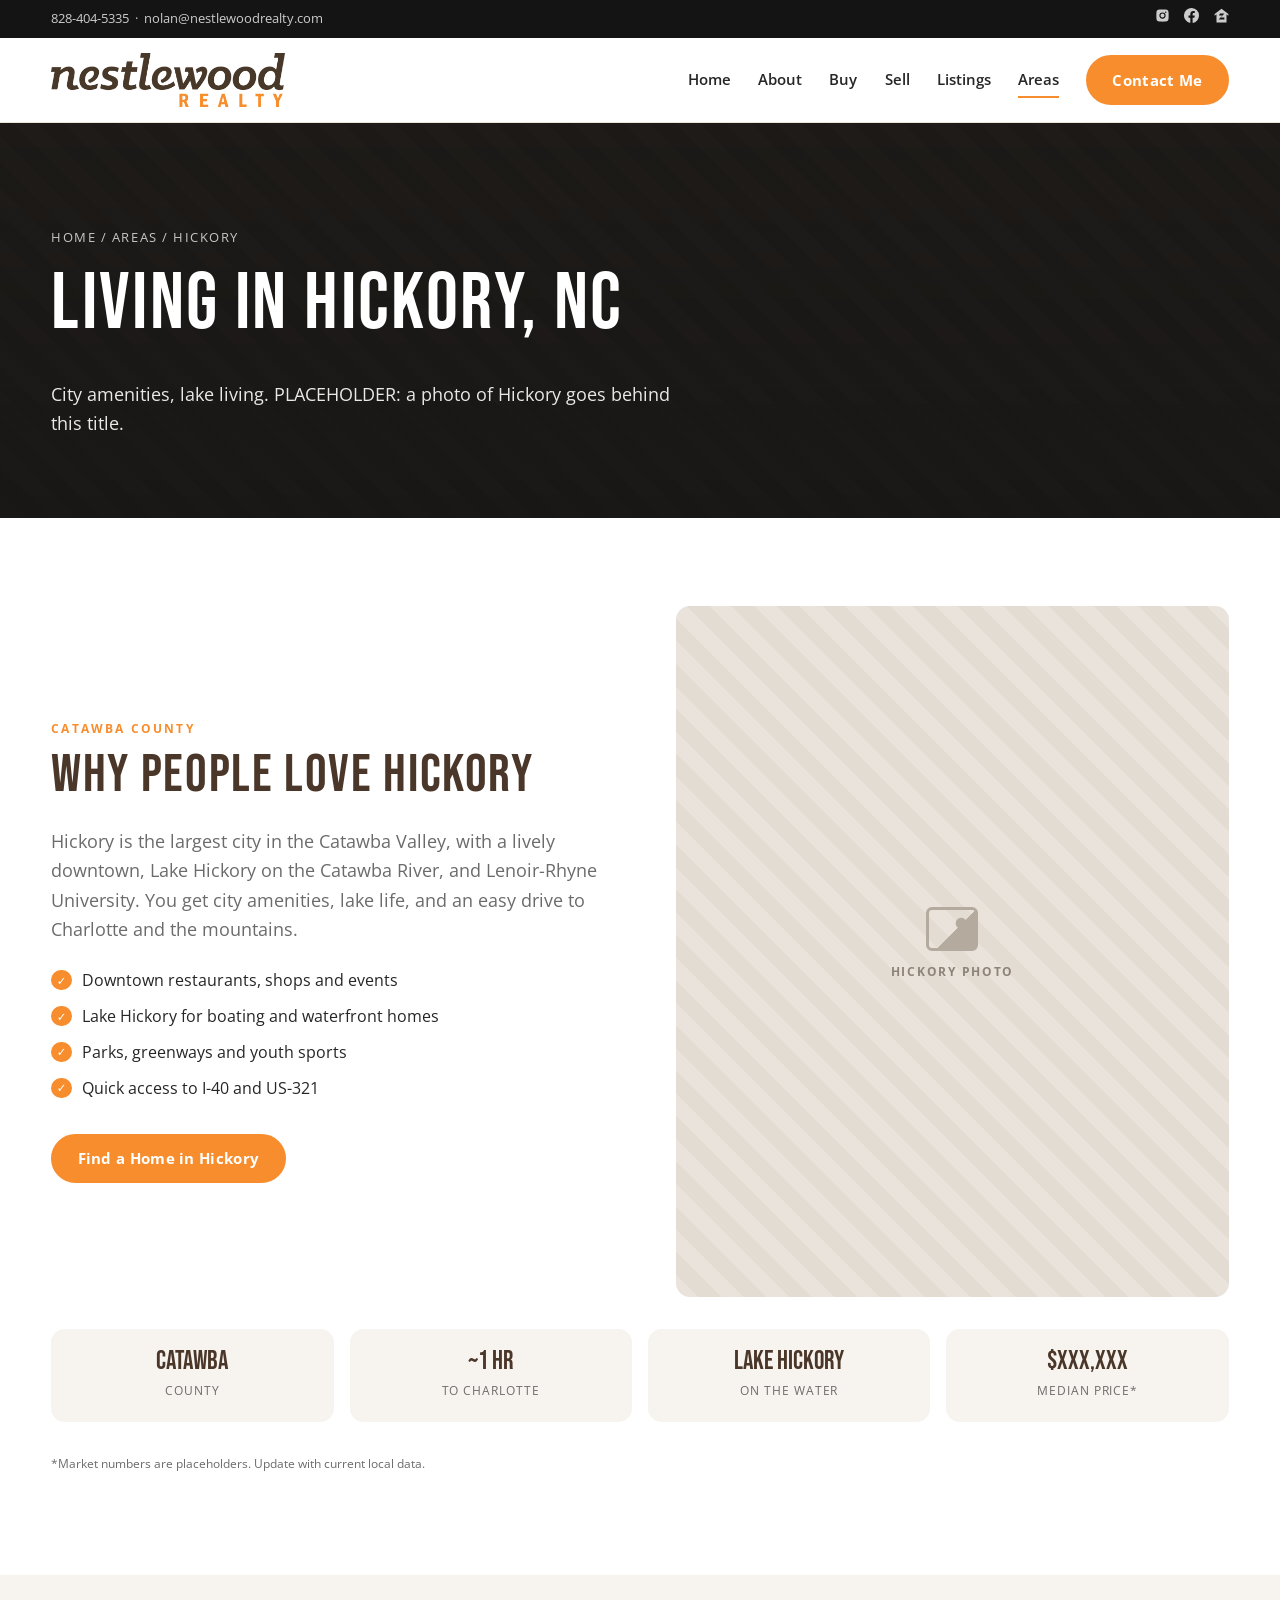
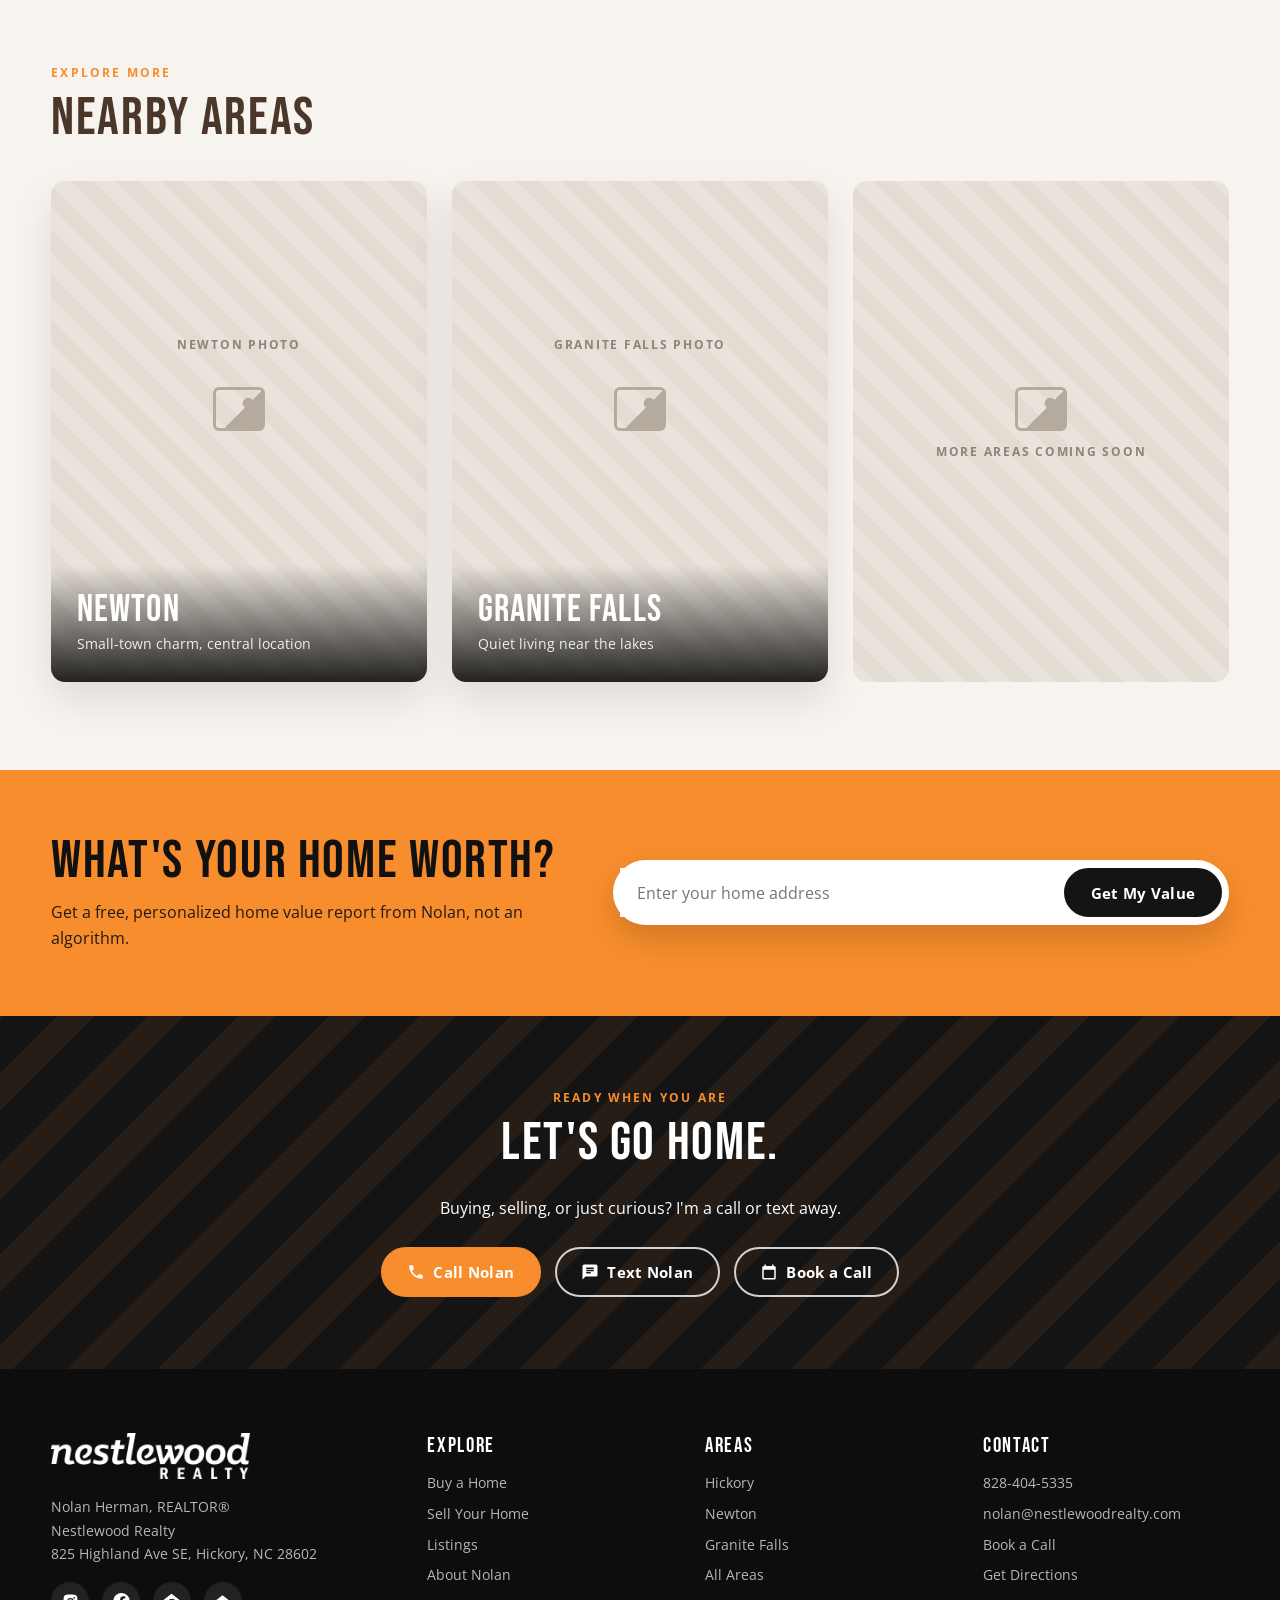
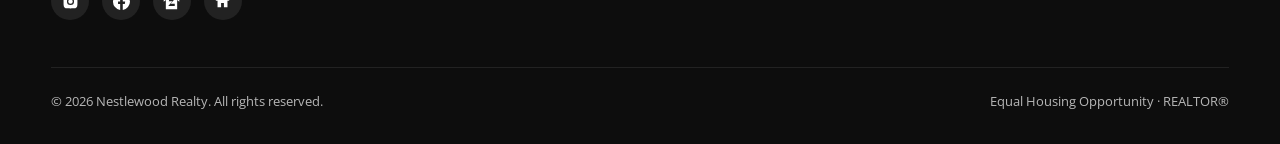
<file: premium-site/hickory.html>
<!DOCTYPE html>
<html lang="en">
<head>
<meta charset="UTF-8" />
<meta name="viewport" content="width=device-width, initial-scale=1.0" />
<title>Living in Hickory, NC | Nolan Herman, REALTOR®</title>
<meta name="description" content="Nolan Herman, REALTOR® with Nestlewood Realty. Helping buyers and sellers in Hickory, Newton, Granite Falls and the Charlotte area." />
<link rel="icon" href="images/tree-icon.png" />
<link rel="preconnect" href="https://fonts.googleapis.com" /><link rel="preconnect" href="https://fonts.gstatic.com" crossorigin />
<link href="https://fonts.googleapis.com/css2?family=Bebas+Neue&family=Open+Sans:ital,wght@0,400;0,600;0,700;1,400&display=swap" rel="stylesheet" />
<link rel="stylesheet" href="styles.css" />
</head>
<body>
<div class="topbar"><div class="wrap">
  <span><a href="tel:+18284045335">828-404-5335</a> &nbsp;·&nbsp; <a href="mailto:nolan@nestlewoodrealty.com">nolan@nestlewoodrealty.com</a></span>
  <span class="tsoc"><a href="https://www.instagram.com/nolansellsnc/" target="_blank" rel="noopener" aria-label="Instagram"><svg viewBox="0 0 24 24" aria-hidden="true"><path d="M12 2.2c3.2 0 3.6 0 4.8.1 3.3.1 4.8 1.7 4.9 4.9.1 1.3.1 1.6.1 4.8s0 3.6-.1 4.8c-.1 3.2-1.7 4.8-4.9 4.9-1.3.1-1.6.1-4.8.1s-3.6 0-4.8-.1c-3.3-.1-4.8-1.7-4.9-4.9C2.2 15.6 2.2 15.2 2.2 12s0-3.6.1-4.8C2.4 3.9 3.9 2.4 7.2 2.3 8.4 2.2 8.8 2.2 12 2.2zM12 7a5 5 0 1 0 0 10 5 5 0 0 0 0-10zm0 8.2a3.2 3.2 0 1 1 0-6.4 3.2 3.2 0 0 1 0 6.4zm5.2-9.6a1.2 1.2 0 1 0 0 2.4 1.2 1.2 0 0 0 0-2.4z"/></svg></a><a href="https://www.facebook.com/profile.php?id=61578346302536" target="_blank" rel="noopener" aria-label="Facebook"><svg viewBox="0 0 24 24" aria-hidden="true"><path d="M24 12a12 12 0 1 0-13.9 11.9v-8.4h-3V12h3V9.4c0-3 1.8-4.7 4.5-4.7 1.3 0 2.7.2 2.7.2v3h-1.5c-1.5 0-2 .9-2 1.9V12h3.4l-.5 3.5h-2.9v8.4A12 12 0 0 0 24 12z"/></svg></a><a href="https://www.zillow.com/profile/Nolansellnc" target="_blank" rel="noopener" aria-label="Zillow"><svg viewBox="0 0 24 24" aria-hidden="true"><path d="M12 1 1 9.6v2.6l3-2.2V23h16V10l3 2.2V9.6zm4.6 17.4H7.4l5.9-6.6H8.1l1.3-3.2h7.2l-5.8 6.6h5.8z"/></svg></a></span>
</div></div>
<header class="header"><div class="wrap">
  <a href="index.html"><img class="logo" src="images/logo.png" alt="Nestlewood Realty" /></a>
  <nav class="nav"><a href="index.html" class="">Home</a><a href="about.html" class="">About</a><a href="buy.html" class="">Buy</a><a href="sell.html" class="">Sell</a><a href="listings.html" class="">Listings</a><a href="areas.html" class="active">Areas</a><a href="contact.html" class="btn">Contact Me</a></nav>
  <button class="menu-btn" aria-label="Menu"><span></span><span></span><span></span></button>
</div></header>

<section class="page-hero ph-hero"><div class="wrap"><div class="crumbs">Home / Areas / Hickory</div><h1>Living in Hickory, NC</h1><p>City amenities, lake living. PLACEHOLDER: a photo of Hickory goes behind this title.</p></div></section>
<section class="section"><div class="wrap split">
  <div class="rev"><p class="eyebrow">Catawba County</p><h2>Why people love Hickory</h2><p class="lead">Hickory is the largest city in the Catawba Valley, with a lively downtown, Lake Hickory on the Catawba River, and Lenoir-Rhyne University. You get city amenities, lake life, and an easy drive to Charlotte and the mountains.</p>
    <ul class="checks"><li>Downtown restaurants, shops and events</li><li>Lake Hickory for boating and waterfront homes</li><li>Parks, greenways and youth sports</li><li>Quick access to I-40 and US-321</li></ul>
    <a class="btn" href="contact.html">Find a Home in Hickory</a></div>
  <div class="rev"><div class="ph" style="aspect-ratio:4/5;border-radius:14px"><span>Hickory photo</span></div></div>
</div>
<div class="wrap"><div class="facts"><div class="fact"><strong>Catawba</strong><span>County</span></div><div class="fact"><strong>~1 hr</strong><span>To Charlotte</span></div><div class="fact"><strong>Lake Hickory</strong><span>On the water</span></div><div class="fact"><strong>$XXX,XXX</strong><span>Median price*</span></div></div>
  <p class="fine">*Market numbers are placeholders. Update with current local data.</p></div></section>
<section class="section soft"><div class="wrap"><div class="head-row"><div><p class="eyebrow">Explore More</p><h2>Nearby areas</h2></div></div>
  <div class="cards3"><a class="hood rev" href="newton.html"><div class="ph"><span>Newton photo</span></div><div class="cap"><h3>Newton</h3><p>Small-town charm, central location</p></div></a><a class="hood rev" href="granite-falls.html"><div class="ph"><span>Granite Falls photo</span></div><div class="cap"><h3>Granite Falls</h3><p>Quiet living near the lakes</p></div></a><div class="ph" style="border-radius:14px;aspect-ratio:3/4"><span>More areas coming soon</span></div></div></div></section>
<section class="valuation" id="value"><div class="wrap val-grid">
  <div><h2>What's your home worth?</h2><p>Get a free, personalized home value report from Nolan, not an algorithm.</p></div>
  <form class="val-form lead-form" data-subject="Home value request"><input name="address" placeholder="Enter your home address" required /><button class="btn btn-dark" type="submit">Get My Value</button></form>
</div></section>
<section class="cta"><div class="wrap"><p class="eyebrow">Ready when you are</p><h2>Let's go home.</h2>
  <p>Buying, selling, or just curious? I'm a call or text away.</p>
  <div class="cta-actions"><a class="btn" href="tel:+18284045335"><svg viewBox="0 0 24 24" aria-hidden="true"><path d="M6.6 10.8a15.1 15.1 0 0 0 6.6 6.6l2.2-2.2a1 1 0 0 1 1-.25 11.4 11.4 0 0 0 3.6.57 1 1 0 0 1 1 1V20a1 1 0 0 1-1 1A17 17 0 0 1 3 4a1 1 0 0 1 1-1h3.5a1 1 0 0 1 1 1c0 1.25.2 2.45.57 3.57a1 1 0 0 1-.25 1z"/></svg> Call Nolan</a><a class="btn btn-ghost" href="sms:+18284045335"><svg viewBox="0 0 24 24" aria-hidden="true"><path d="M20 2H4a2 2 0 0 0-2 2v18l4-4h14a2 2 0 0 0 2-2V4a2 2 0 0 0-2-2zM7 9h10v2H7zm6 5H7v-2h6zm4-6H7V6h10z"/></svg> Text Nolan</a><a class="btn btn-ghost" href="contact.html"><svg viewBox="0 0 24 24" aria-hidden="true"><path d="M19 4h-1V2h-2v2H8V2H6v2H5a2 2 0 0 0-2 2v14a2 2 0 0 0 2 2h14a2 2 0 0 0 2-2V6a2 2 0 0 0-2-2zm0 16H5V9h14z"/></svg> Book a Call</a></div>
</div></section>
<footer class="footer"><div class="wrap">
  <div class="f-grid">
    <div><img class="flogo" src="images/logo.png" alt="Nestlewood Realty" />
      <p>Nolan Herman, REALTOR®<br />Nestlewood Realty<br />825 Highland Ave SE, Hickory, NC 28602</p>
      <div class="fsoc"><a href="https://www.instagram.com/nolansellsnc/" target="_blank" rel="noopener" aria-label="Instagram"><svg viewBox="0 0 24 24" aria-hidden="true"><path d="M12 2.2c3.2 0 3.6 0 4.8.1 3.3.1 4.8 1.7 4.9 4.9.1 1.3.1 1.6.1 4.8s0 3.6-.1 4.8c-.1 3.2-1.7 4.8-4.9 4.9-1.3.1-1.6.1-4.8.1s-3.6 0-4.8-.1c-3.3-.1-4.8-1.7-4.9-4.9C2.2 15.6 2.2 15.2 2.2 12s0-3.6.1-4.8C2.4 3.9 3.9 2.4 7.2 2.3 8.4 2.2 8.8 2.2 12 2.2zM12 7a5 5 0 1 0 0 10 5 5 0 0 0 0-10zm0 8.2a3.2 3.2 0 1 1 0-6.4 3.2 3.2 0 0 1 0 6.4zm5.2-9.6a1.2 1.2 0 1 0 0 2.4 1.2 1.2 0 0 0 0-2.4z"/></svg></a><a href="https://www.facebook.com/profile.php?id=61578346302536" target="_blank" rel="noopener" aria-label="Facebook"><svg viewBox="0 0 24 24" aria-hidden="true"><path d="M24 12a12 12 0 1 0-13.9 11.9v-8.4h-3V12h3V9.4c0-3 1.8-4.7 4.5-4.7 1.3 0 2.7.2 2.7.2v3h-1.5c-1.5 0-2 .9-2 1.9V12h3.4l-.5 3.5h-2.9v8.4A12 12 0 0 0 24 12z"/></svg></a><a href="https://www.zillow.com/profile/Nolansellnc" target="_blank" rel="noopener" aria-label="Zillow"><svg viewBox="0 0 24 24" aria-hidden="true"><path d="M12 1 1 9.6v2.6l3-2.2V23h16V10l3 2.2V9.6zm4.6 17.4H7.4l5.9-6.6H8.1l1.3-3.2h7.2l-5.8 6.6h5.8z"/></svg></a><a href="https://www.homes.com/real-estate-agents/nolan-herman/2672vt8/" target="_blank" rel="noopener" aria-label="Homes.com"><svg viewBox="0 0 24 24" aria-hidden="true"><path d="M12 3 2 11h3v9h5v-6h4v6h5v-9h3z"/></svg></a></div></div>
    <div><h4>Explore</h4><a href="buy.html">Buy a Home</a><a href="sell.html">Sell Your Home</a><a href="listings.html">Listings</a><a href="about.html">About Nolan</a></div>
    <div><h4>Areas</h4><a href="hickory.html">Hickory</a><a href="newton.html">Newton</a><a href="granite-falls.html">Granite Falls</a><a href="areas.html">All Areas</a></div>
    <div><h4>Contact</h4><a href="tel:+18284045335">828-404-5335</a><a href="mailto:nolan@nestlewoodrealty.com">nolan@nestlewoodrealty.com</a><a href="contact.html">Book a Call</a><a href="https://www.google.com/maps/search/?api=1&query=825+Highland+Ave+SE,+Hickory,+NC+28602" target="_blank" rel="noopener">Get Directions</a></div>
  </div>
  <div class="f-bottom"><span>© 2026 Nestlewood Realty. All rights reserved.</span><span>Equal Housing Opportunity · REALTOR®</span></div>
</div></footer>
<script src="script.js"></script>
</body>
</html>
</file>
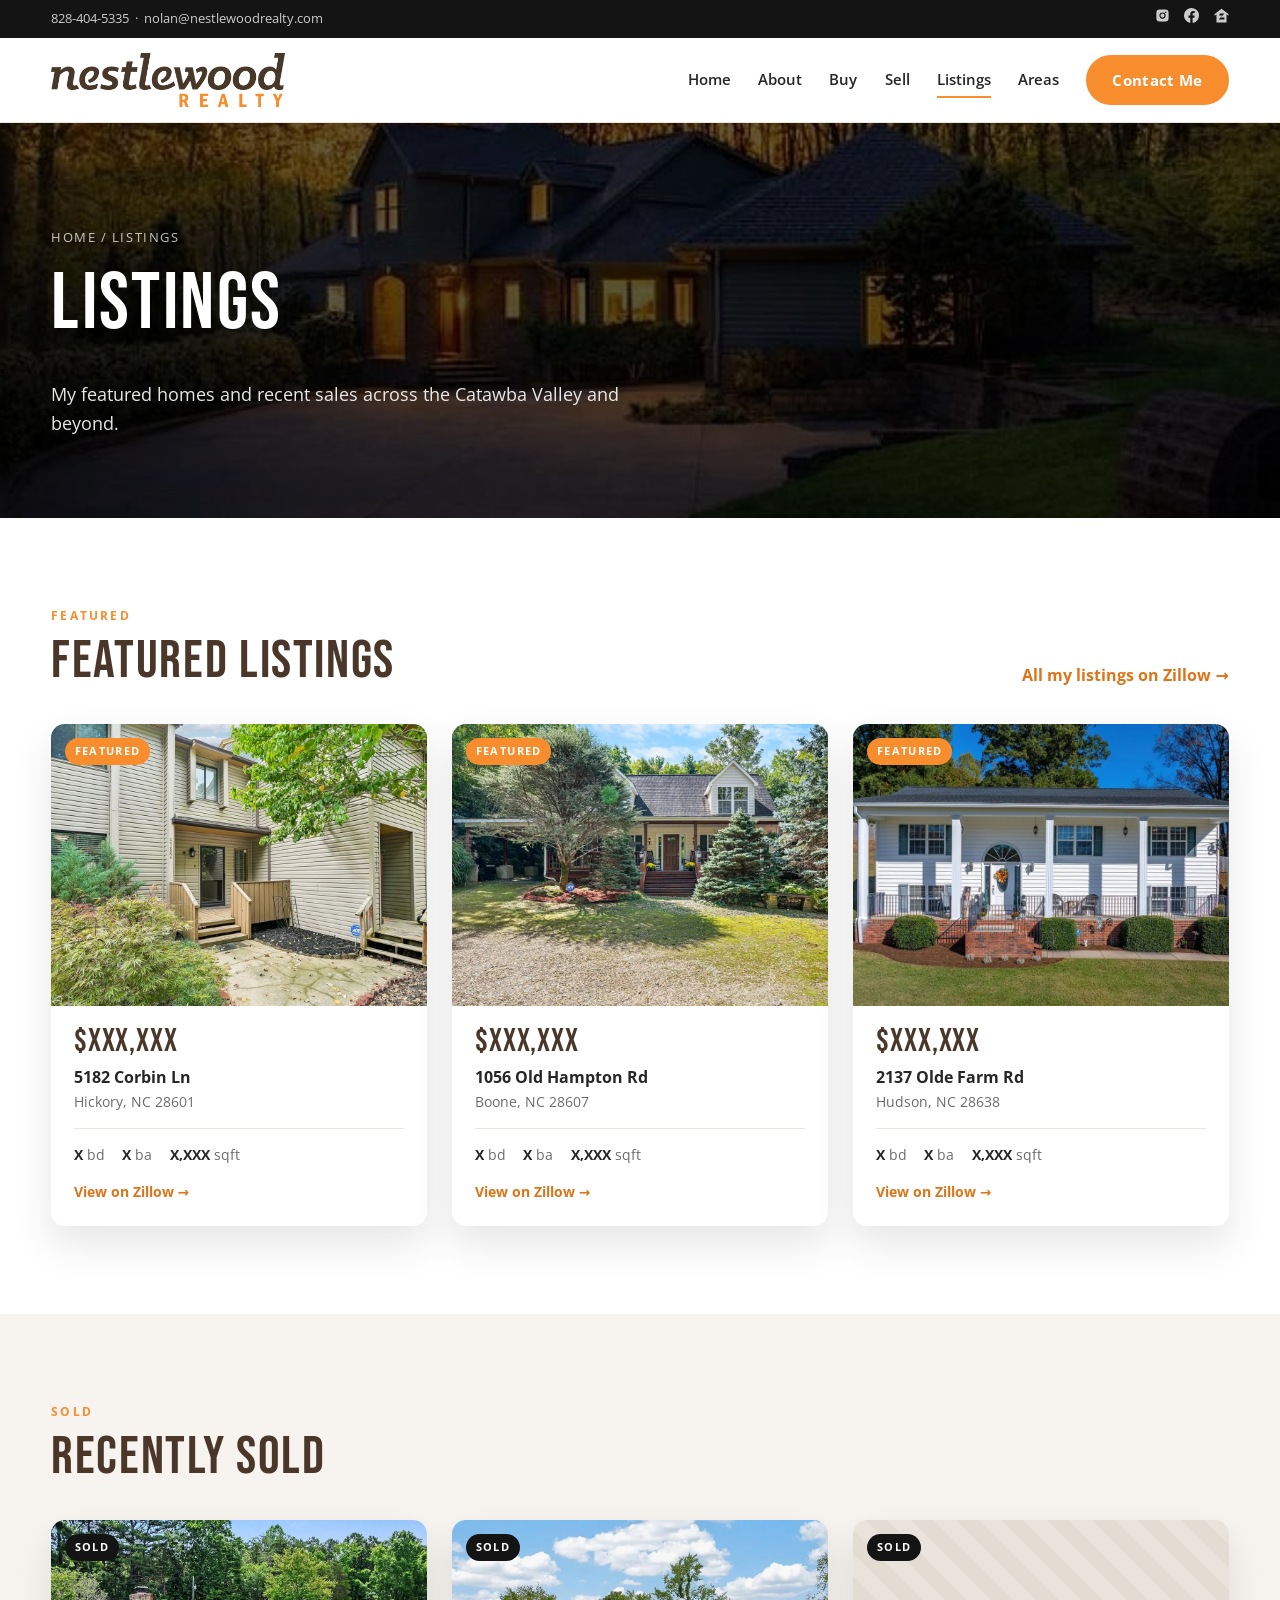
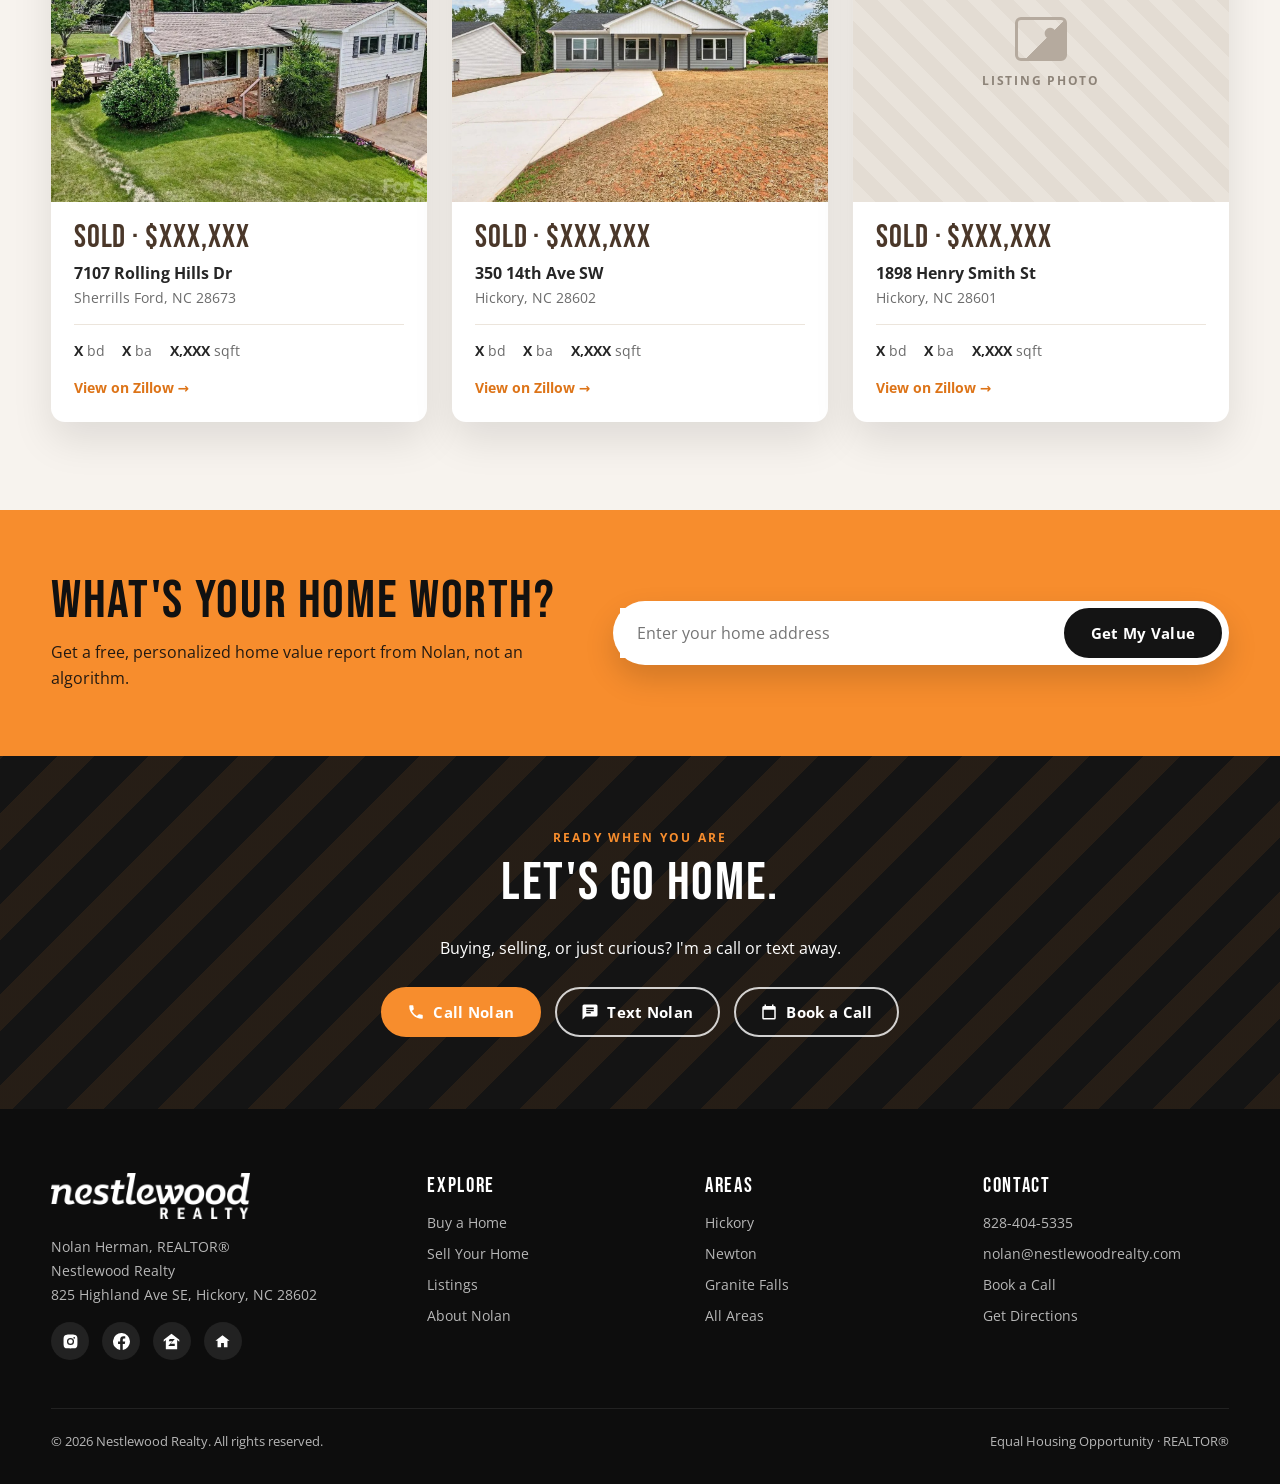
<file: premium-site/listings.html>
<!DOCTYPE html>
<html lang="en">
<head>
<meta charset="UTF-8" />
<meta name="viewport" content="width=device-width, initial-scale=1.0" />
<title>Listings | Nolan Herman, REALTOR®</title>
<meta name="description" content="Nolan Herman, REALTOR® with Nestlewood Realty. Helping buyers and sellers in Hickory, Newton, Granite Falls and the Charlotte area." />
<link rel="icon" href="images/tree-icon.png" />
<link rel="preconnect" href="https://fonts.googleapis.com" /><link rel="preconnect" href="https://fonts.gstatic.com" crossorigin />
<link href="https://fonts.googleapis.com/css2?family=Bebas+Neue&family=Open+Sans:ital,wght@0,400;0,600;0,700;1,400&display=swap" rel="stylesheet" />
<link rel="stylesheet" href="styles.css" />
</head>
<body>
<div class="topbar"><div class="wrap">
  <span><a href="tel:+18284045335">828-404-5335</a> &nbsp;·&nbsp; <a href="mailto:nolan@nestlewoodrealty.com">nolan@nestlewoodrealty.com</a></span>
  <span class="tsoc"><a href="https://www.instagram.com/nolansellsnc/" target="_blank" rel="noopener" aria-label="Instagram"><svg viewBox="0 0 24 24" aria-hidden="true"><path d="M12 2.2c3.2 0 3.6 0 4.8.1 3.3.1 4.8 1.7 4.9 4.9.1 1.3.1 1.6.1 4.8s0 3.6-.1 4.8c-.1 3.2-1.7 4.8-4.9 4.9-1.3.1-1.6.1-4.8.1s-3.6 0-4.8-.1c-3.3-.1-4.8-1.7-4.9-4.9C2.2 15.6 2.2 15.2 2.2 12s0-3.6.1-4.8C2.4 3.9 3.9 2.4 7.2 2.3 8.4 2.2 8.8 2.2 12 2.2zM12 7a5 5 0 1 0 0 10 5 5 0 0 0 0-10zm0 8.2a3.2 3.2 0 1 1 0-6.4 3.2 3.2 0 0 1 0 6.4zm5.2-9.6a1.2 1.2 0 1 0 0 2.4 1.2 1.2 0 0 0 0-2.4z"/></svg></a><a href="https://www.facebook.com/profile.php?id=61578346302536" target="_blank" rel="noopener" aria-label="Facebook"><svg viewBox="0 0 24 24" aria-hidden="true"><path d="M24 12a12 12 0 1 0-13.9 11.9v-8.4h-3V12h3V9.4c0-3 1.8-4.7 4.5-4.7 1.3 0 2.7.2 2.7.2v3h-1.5c-1.5 0-2 .9-2 1.9V12h3.4l-.5 3.5h-2.9v8.4A12 12 0 0 0 24 12z"/></svg></a><a href="https://www.zillow.com/profile/Nolansellnc" target="_blank" rel="noopener" aria-label="Zillow"><svg viewBox="0 0 24 24" aria-hidden="true"><path d="M12 1 1 9.6v2.6l3-2.2V23h16V10l3 2.2V9.6zm4.6 17.4H7.4l5.9-6.6H8.1l1.3-3.2h7.2l-5.8 6.6h5.8z"/></svg></a></span>
</div></div>
<header class="header"><div class="wrap">
  <a href="index.html"><img class="logo" src="images/logo.png" alt="Nestlewood Realty" /></a>
  <nav class="nav"><a href="index.html" class="">Home</a><a href="about.html" class="">About</a><a href="buy.html" class="">Buy</a><a href="sell.html" class="">Sell</a><a href="listings.html" class="active">Listings</a><a href="areas.html" class="">Areas</a><a href="contact.html" class="btn">Contact Me</a></nav>
  <button class="menu-btn" aria-label="Menu"><span></span><span></span><span></span></button>
</div></header>

<section class="page-hero" style="--bg:url('images/cover.jpg')"><div class="wrap"><div class="crumbs">Home / Listings</div><h1>Listings</h1><p>My featured homes and recent sales across the Catawba Valley and beyond.</p></div></section>
<section class="section"><div class="wrap"><div class="head-row"><div><p class="eyebrow">Featured</p><h2>Featured listings</h2></div><a class="link" href="https://www.zillow.com/profile/Nolansellnc" target="_blank" rel="noopener">All my listings on Zillow →</a></div>
  <div class="cards3"><a class="listing rev" href="https://www.zillow.com/homedetails/5182-Corbin-Ln-Hickory-NC-28601/92556701_zpid/" target="_blank" rel="noopener">
  <div class="pic"><span class="tag ">Featured</span><img src="images/listings/5182-corbin-ln.jpg" alt="5182 Corbin Ln" style="position:absolute;inset:0;width:100%;height:100%;object-fit:cover" loading="lazy" /></div>
  <div class="body"><div class="price">$XXX,XXX</div><p class="addr">5182 Corbin Ln</p><p class="city">Hickory, NC 28601</p>
  <div class="specs"><span><b>X</b> bd</span><span><b>X</b> ba</span><span><b>X,XXX</b> sqft</span></div>
  <div class="zl">View on Zillow →</div></div></a><a class="listing rev" href="https://www.zillow.com/homedetails/1056-Old-Hampton-Rd-Boone-NC-28607/99379549_zpid/" target="_blank" rel="noopener">
  <div class="pic"><span class="tag ">Featured</span><img src="images/listings/1056-old-hampton-rd.jpg" alt="1056 Old Hampton Rd" style="position:absolute;inset:0;width:100%;height:100%;object-fit:cover" loading="lazy" /></div>
  <div class="body"><div class="price">$XXX,XXX</div><p class="addr">1056 Old Hampton Rd</p><p class="city">Boone, NC 28607</p>
  <div class="specs"><span><b>X</b> bd</span><span><b>X</b> ba</span><span><b>X,XXX</b> sqft</span></div>
  <div class="zl">View on Zillow →</div></div></a><a class="listing rev" href="https://www.zillow.com/homedetails/2137-Olde-Farm-Rd-Hudson-NC-28638/70112964_zpid/" target="_blank" rel="noopener">
  <div class="pic"><span class="tag ">Featured</span><img src="images/listings/2137-olde-farm-rd.jpg" alt="2137 Olde Farm Rd" style="position:absolute;inset:0;width:100%;height:100%;object-fit:cover" loading="lazy" /></div>
  <div class="body"><div class="price">$XXX,XXX</div><p class="addr">2137 Olde Farm Rd</p><p class="city">Hudson, NC 28638</p>
  <div class="specs"><span><b>X</b> bd</span><span><b>X</b> ba</span><span><b>X,XXX</b> sqft</span></div>
  <div class="zl">View on Zillow →</div></div></a></div></div></section>
<section class="section soft" id="sold"><div class="wrap"><div class="head-row"><div><p class="eyebrow">Sold</p><h2>Recently sold</h2></div></div>
  <div class="cards3"><a class="listing rev" href="https://www.zillow.com/homedetails/7107-Rolling-Hills-Dr-Sherrills-Ford-NC-28673/71910314_zpid/" target="_blank" rel="noopener">
  <div class="pic"><span class="tag sold">Sold</span><img src="images/listings/7107-rolling-hills-dr.jpg" alt="7107 Rolling Hills Dr" style="position:absolute;inset:0;width:100%;height:100%;object-fit:cover" loading="lazy" /></div>
  <div class="body"><div class="price">Sold · $XXX,XXX</div><p class="addr">7107 Rolling Hills Dr</p><p class="city">Sherrills Ford, NC 28673</p>
  <div class="specs"><span><b>X</b> bd</span><span><b>X</b> ba</span><span><b>X,XXX</b> sqft</span></div>
  <div class="zl">View on Zillow →</div></div></a><a class="listing rev" href="https://www.zillow.com/homedetails/350-14th-Ave-SW-Hickory-NC-28602/464120420_zpid/" target="_blank" rel="noopener">
  <div class="pic"><span class="tag sold">Sold</span><img src="images/listings/350-14th-ave-sw.jpg" alt="350 14th Ave SW" style="position:absolute;inset:0;width:100%;height:100%;object-fit:cover" loading="lazy" /></div>
  <div class="body"><div class="price">Sold · $XXX,XXX</div><p class="addr">350 14th Ave SW</p><p class="city">Hickory, NC 28602</p>
  <div class="specs"><span><b>X</b> bd</span><span><b>X</b> ba</span><span><b>X,XXX</b> sqft</span></div>
  <div class="zl">View on Zillow →</div></div></a><a class="listing rev" href="https://www.zillow.com/homedetails/1898-Henry-Smith-St-Hickory-NC-28601/227261430_zpid/" target="_blank" rel="noopener">
  <div class="pic"><span class="tag sold">Sold</span><div class="ph"><span>Listing photo</span></div></div>
  <div class="body"><div class="price">Sold · $XXX,XXX</div><p class="addr">1898 Henry Smith St</p><p class="city">Hickory, NC 28601</p>
  <div class="specs"><span><b>X</b> bd</span><span><b>X</b> ba</span><span><b>X,XXX</b> sqft</span></div>
  <div class="zl">View on Zillow →</div></div></a></div></div></section>
<section class="valuation" id="value"><div class="wrap val-grid">
  <div><h2>What's your home worth?</h2><p>Get a free, personalized home value report from Nolan, not an algorithm.</p></div>
  <form class="val-form lead-form" data-subject="Home value request"><input name="address" placeholder="Enter your home address" required /><button class="btn btn-dark" type="submit">Get My Value</button></form>
</div></section>
<section class="cta"><div class="wrap"><p class="eyebrow">Ready when you are</p><h2>Let's go home.</h2>
  <p>Buying, selling, or just curious? I'm a call or text away.</p>
  <div class="cta-actions"><a class="btn" href="tel:+18284045335"><svg viewBox="0 0 24 24" aria-hidden="true"><path d="M6.6 10.8a15.1 15.1 0 0 0 6.6 6.6l2.2-2.2a1 1 0 0 1 1-.25 11.4 11.4 0 0 0 3.6.57 1 1 0 0 1 1 1V20a1 1 0 0 1-1 1A17 17 0 0 1 3 4a1 1 0 0 1 1-1h3.5a1 1 0 0 1 1 1c0 1.25.2 2.45.57 3.57a1 1 0 0 1-.25 1z"/></svg> Call Nolan</a><a class="btn btn-ghost" href="sms:+18284045335"><svg viewBox="0 0 24 24" aria-hidden="true"><path d="M20 2H4a2 2 0 0 0-2 2v18l4-4h14a2 2 0 0 0 2-2V4a2 2 0 0 0-2-2zM7 9h10v2H7zm6 5H7v-2h6zm4-6H7V6h10z"/></svg> Text Nolan</a><a class="btn btn-ghost" href="contact.html"><svg viewBox="0 0 24 24" aria-hidden="true"><path d="M19 4h-1V2h-2v2H8V2H6v2H5a2 2 0 0 0-2 2v14a2 2 0 0 0 2 2h14a2 2 0 0 0 2-2V6a2 2 0 0 0-2-2zm0 16H5V9h14z"/></svg> Book a Call</a></div>
</div></section>
<footer class="footer"><div class="wrap">
  <div class="f-grid">
    <div><img class="flogo" src="images/logo.png" alt="Nestlewood Realty" />
      <p>Nolan Herman, REALTOR®<br />Nestlewood Realty<br />825 Highland Ave SE, Hickory, NC 28602</p>
      <div class="fsoc"><a href="https://www.instagram.com/nolansellsnc/" target="_blank" rel="noopener" aria-label="Instagram"><svg viewBox="0 0 24 24" aria-hidden="true"><path d="M12 2.2c3.2 0 3.6 0 4.8.1 3.3.1 4.8 1.7 4.9 4.9.1 1.3.1 1.6.1 4.8s0 3.6-.1 4.8c-.1 3.2-1.7 4.8-4.9 4.9-1.3.1-1.6.1-4.8.1s-3.6 0-4.8-.1c-3.3-.1-4.8-1.7-4.9-4.9C2.2 15.6 2.2 15.2 2.2 12s0-3.6.1-4.8C2.4 3.9 3.9 2.4 7.2 2.3 8.4 2.2 8.8 2.2 12 2.2zM12 7a5 5 0 1 0 0 10 5 5 0 0 0 0-10zm0 8.2a3.2 3.2 0 1 1 0-6.4 3.2 3.2 0 0 1 0 6.4zm5.2-9.6a1.2 1.2 0 1 0 0 2.4 1.2 1.2 0 0 0 0-2.4z"/></svg></a><a href="https://www.facebook.com/profile.php?id=61578346302536" target="_blank" rel="noopener" aria-label="Facebook"><svg viewBox="0 0 24 24" aria-hidden="true"><path d="M24 12a12 12 0 1 0-13.9 11.9v-8.4h-3V12h3V9.4c0-3 1.8-4.7 4.5-4.7 1.3 0 2.7.2 2.7.2v3h-1.5c-1.5 0-2 .9-2 1.9V12h3.4l-.5 3.5h-2.9v8.4A12 12 0 0 0 24 12z"/></svg></a><a href="https://www.zillow.com/profile/Nolansellnc" target="_blank" rel="noopener" aria-label="Zillow"><svg viewBox="0 0 24 24" aria-hidden="true"><path d="M12 1 1 9.6v2.6l3-2.2V23h16V10l3 2.2V9.6zm4.6 17.4H7.4l5.9-6.6H8.1l1.3-3.2h7.2l-5.8 6.6h5.8z"/></svg></a><a href="https://www.homes.com/real-estate-agents/nolan-herman/2672vt8/" target="_blank" rel="noopener" aria-label="Homes.com"><svg viewBox="0 0 24 24" aria-hidden="true"><path d="M12 3 2 11h3v9h5v-6h4v6h5v-9h3z"/></svg></a></div></div>
    <div><h4>Explore</h4><a href="buy.html">Buy a Home</a><a href="sell.html">Sell Your Home</a><a href="listings.html">Listings</a><a href="about.html">About Nolan</a></div>
    <div><h4>Areas</h4><a href="hickory.html">Hickory</a><a href="newton.html">Newton</a><a href="granite-falls.html">Granite Falls</a><a href="areas.html">All Areas</a></div>
    <div><h4>Contact</h4><a href="tel:+18284045335">828-404-5335</a><a href="mailto:nolan@nestlewoodrealty.com">nolan@nestlewoodrealty.com</a><a href="contact.html">Book a Call</a><a href="https://www.google.com/maps/search/?api=1&query=825+Highland+Ave+SE,+Hickory,+NC+28602" target="_blank" rel="noopener">Get Directions</a></div>
  </div>
  <div class="f-bottom"><span>© 2026 Nestlewood Realty. All rights reserved.</span><span>Equal Housing Opportunity · REALTOR®</span></div>
</div></footer>
<script src="script.js"></script>
</body>
</html>
</file>
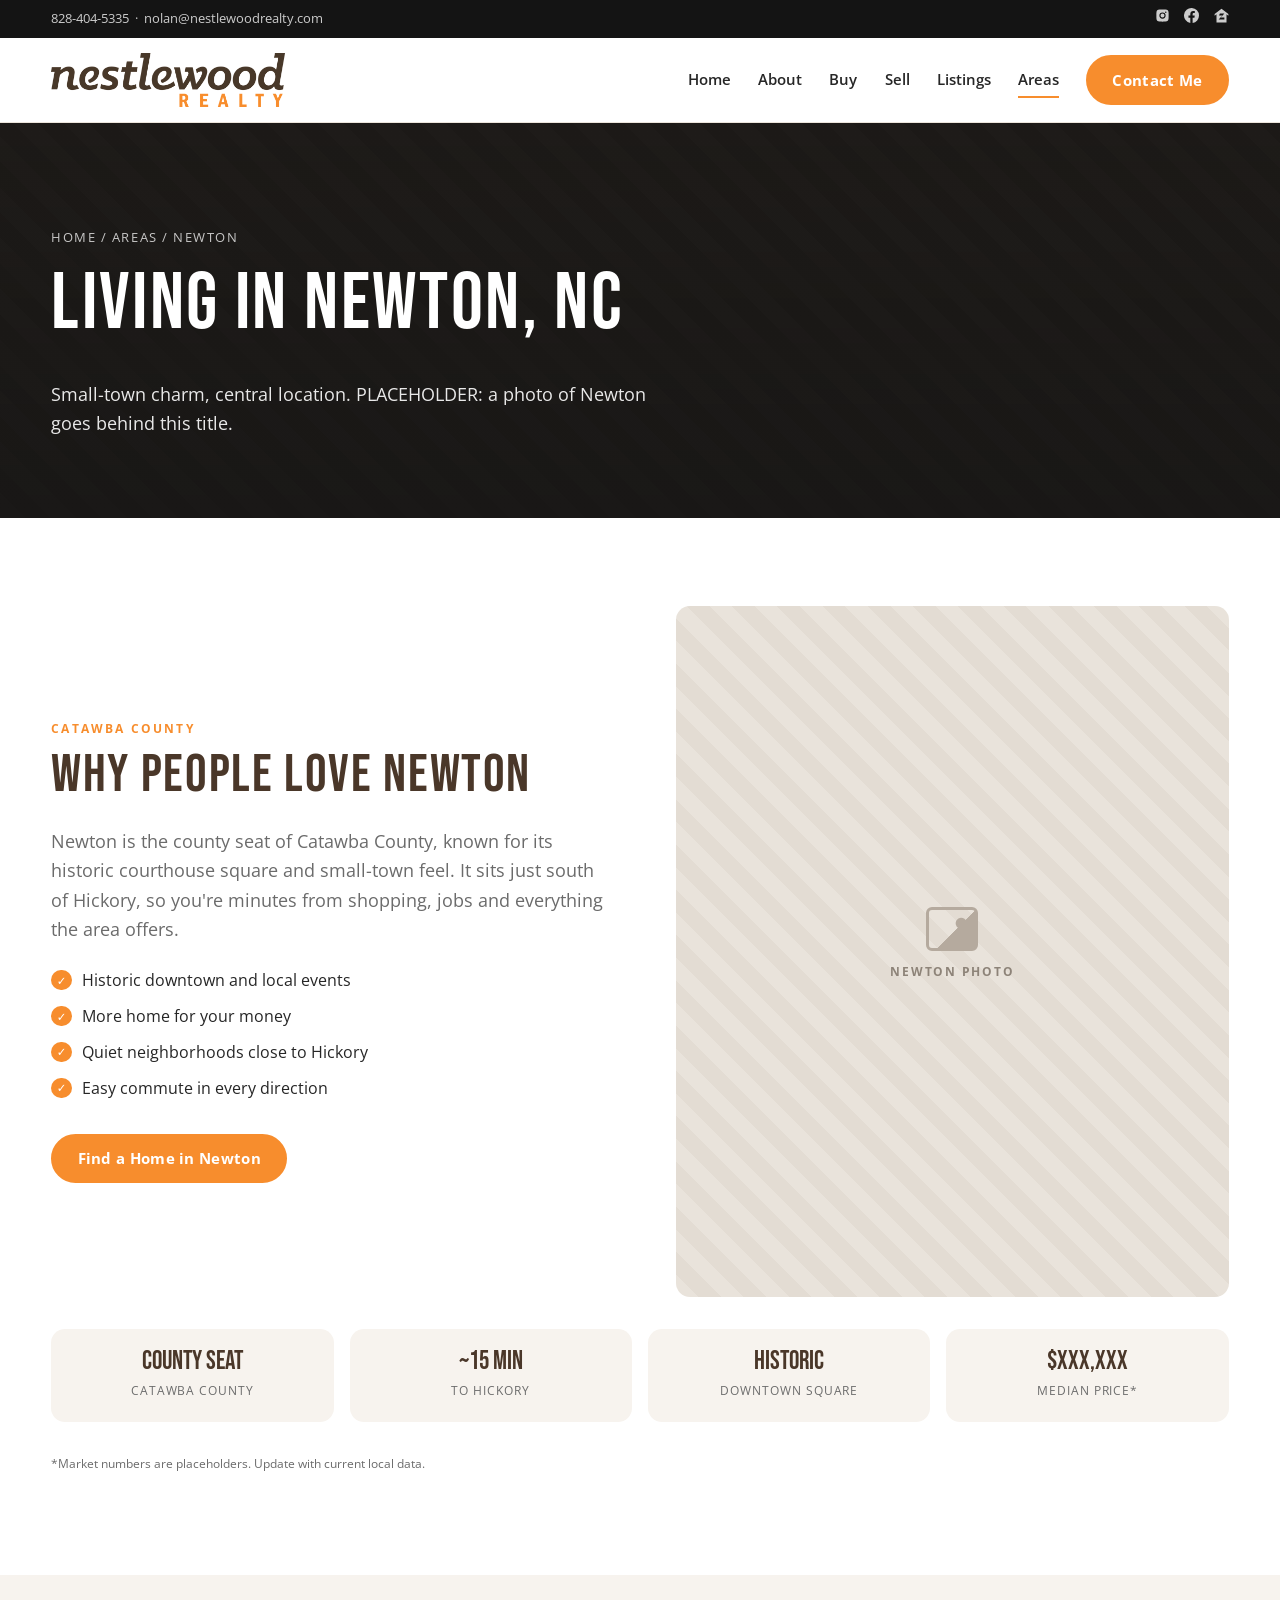
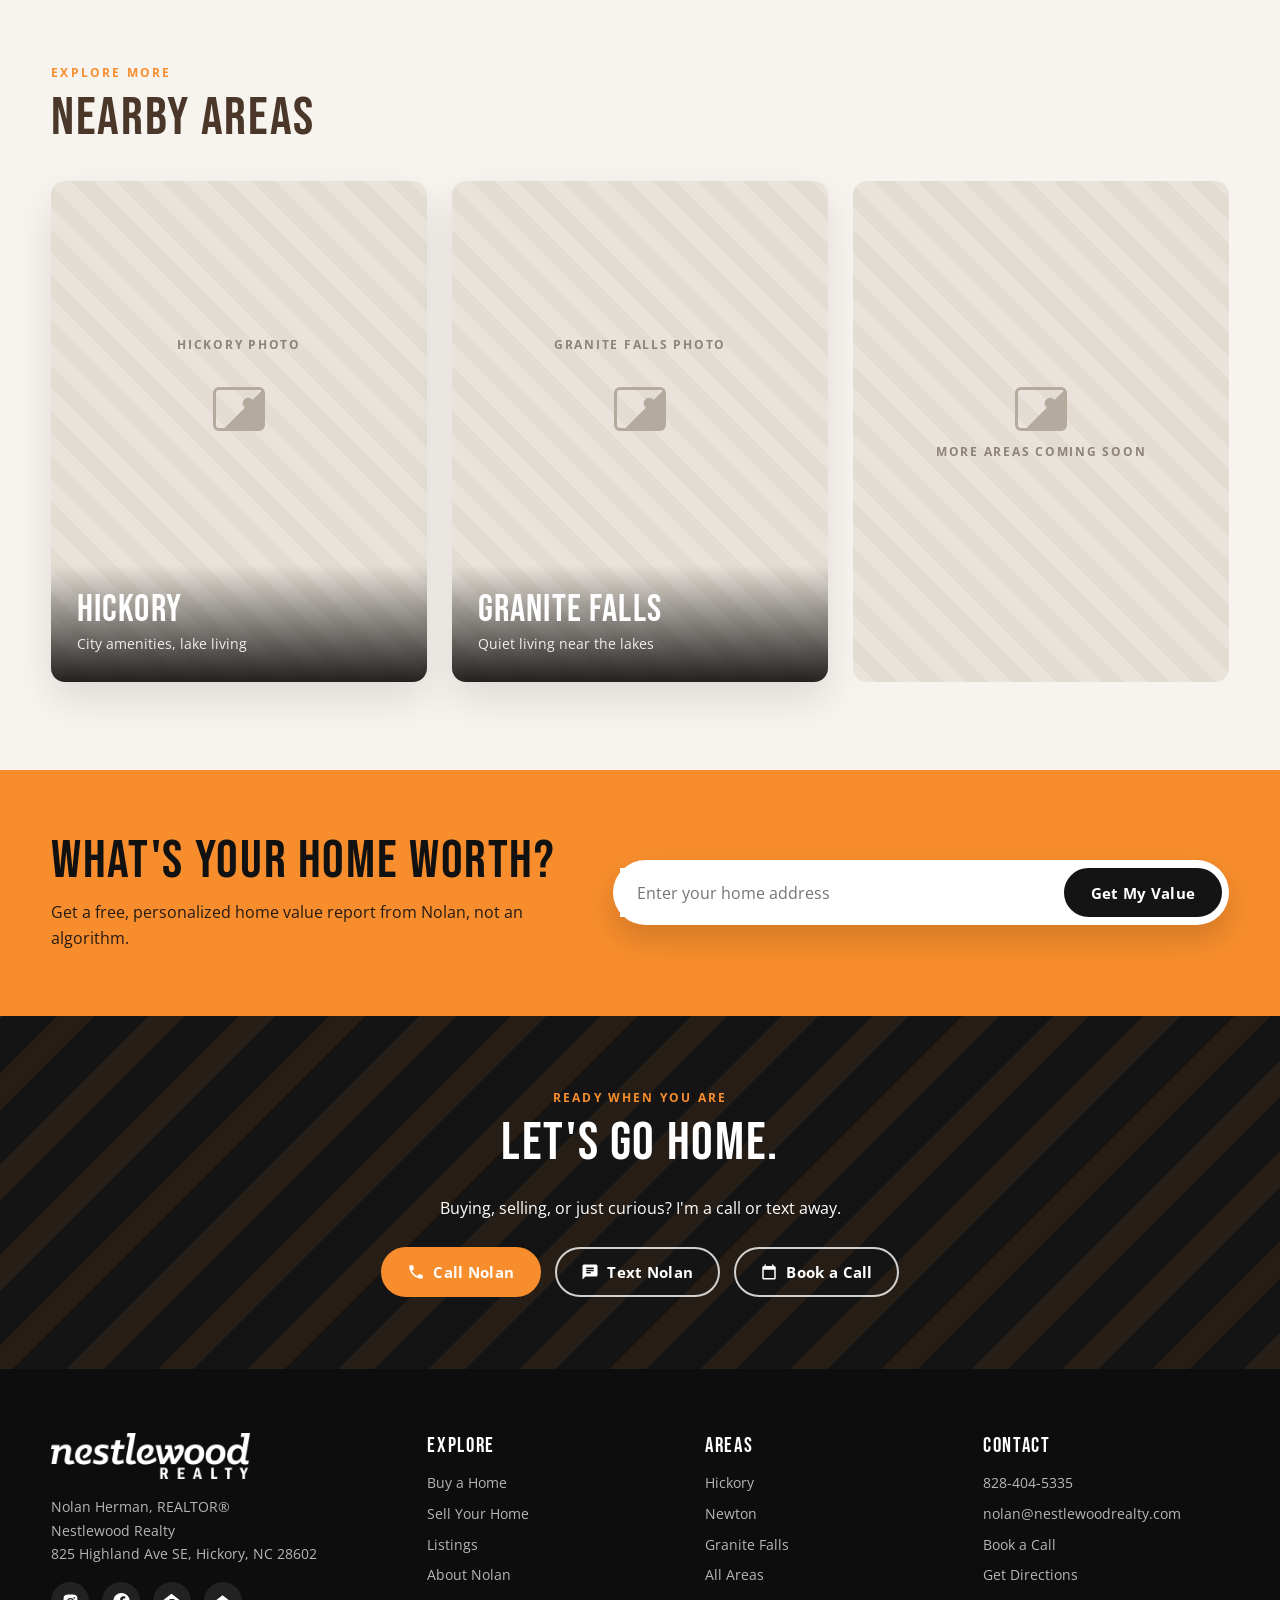
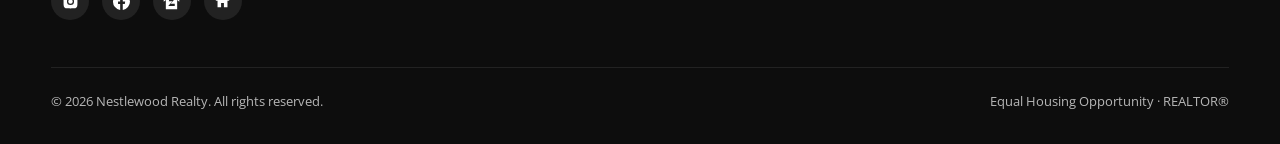
<file: premium-site/newton.html>
<!DOCTYPE html>
<html lang="en">
<head>
<meta charset="UTF-8" />
<meta name="viewport" content="width=device-width, initial-scale=1.0" />
<title>Living in Newton, NC | Nolan Herman, REALTOR®</title>
<meta name="description" content="Nolan Herman, REALTOR® with Nestlewood Realty. Helping buyers and sellers in Hickory, Newton, Granite Falls and the Charlotte area." />
<link rel="icon" href="images/tree-icon.png" />
<link rel="preconnect" href="https://fonts.googleapis.com" /><link rel="preconnect" href="https://fonts.gstatic.com" crossorigin />
<link href="https://fonts.googleapis.com/css2?family=Bebas+Neue&family=Open+Sans:ital,wght@0,400;0,600;0,700;1,400&display=swap" rel="stylesheet" />
<link rel="stylesheet" href="styles.css" />
</head>
<body>
<div class="topbar"><div class="wrap">
  <span><a href="tel:+18284045335">828-404-5335</a> &nbsp;·&nbsp; <a href="mailto:nolan@nestlewoodrealty.com">nolan@nestlewoodrealty.com</a></span>
  <span class="tsoc"><a href="https://www.instagram.com/nolansellsnc/" target="_blank" rel="noopener" aria-label="Instagram"><svg viewBox="0 0 24 24" aria-hidden="true"><path d="M12 2.2c3.2 0 3.6 0 4.8.1 3.3.1 4.8 1.7 4.9 4.9.1 1.3.1 1.6.1 4.8s0 3.6-.1 4.8c-.1 3.2-1.7 4.8-4.9 4.9-1.3.1-1.6.1-4.8.1s-3.6 0-4.8-.1c-3.3-.1-4.8-1.7-4.9-4.9C2.2 15.6 2.2 15.2 2.2 12s0-3.6.1-4.8C2.4 3.9 3.9 2.4 7.2 2.3 8.4 2.2 8.8 2.2 12 2.2zM12 7a5 5 0 1 0 0 10 5 5 0 0 0 0-10zm0 8.2a3.2 3.2 0 1 1 0-6.4 3.2 3.2 0 0 1 0 6.4zm5.2-9.6a1.2 1.2 0 1 0 0 2.4 1.2 1.2 0 0 0 0-2.4z"/></svg></a><a href="https://www.facebook.com/profile.php?id=61578346302536" target="_blank" rel="noopener" aria-label="Facebook"><svg viewBox="0 0 24 24" aria-hidden="true"><path d="M24 12a12 12 0 1 0-13.9 11.9v-8.4h-3V12h3V9.4c0-3 1.8-4.7 4.5-4.7 1.3 0 2.7.2 2.7.2v3h-1.5c-1.5 0-2 .9-2 1.9V12h3.4l-.5 3.5h-2.9v8.4A12 12 0 0 0 24 12z"/></svg></a><a href="https://www.zillow.com/profile/Nolansellnc" target="_blank" rel="noopener" aria-label="Zillow"><svg viewBox="0 0 24 24" aria-hidden="true"><path d="M12 1 1 9.6v2.6l3-2.2V23h16V10l3 2.2V9.6zm4.6 17.4H7.4l5.9-6.6H8.1l1.3-3.2h7.2l-5.8 6.6h5.8z"/></svg></a></span>
</div></div>
<header class="header"><div class="wrap">
  <a href="index.html"><img class="logo" src="images/logo.png" alt="Nestlewood Realty" /></a>
  <nav class="nav"><a href="index.html" class="">Home</a><a href="about.html" class="">About</a><a href="buy.html" class="">Buy</a><a href="sell.html" class="">Sell</a><a href="listings.html" class="">Listings</a><a href="areas.html" class="active">Areas</a><a href="contact.html" class="btn">Contact Me</a></nav>
  <button class="menu-btn" aria-label="Menu"><span></span><span></span><span></span></button>
</div></header>

<section class="page-hero ph-hero"><div class="wrap"><div class="crumbs">Home / Areas / Newton</div><h1>Living in Newton, NC</h1><p>Small-town charm, central location. PLACEHOLDER: a photo of Newton goes behind this title.</p></div></section>
<section class="section"><div class="wrap split">
  <div class="rev"><p class="eyebrow">Catawba County</p><h2>Why people love Newton</h2><p class="lead">Newton is the county seat of Catawba County, known for its historic courthouse square and small-town feel. It sits just south of Hickory, so you're minutes from shopping, jobs and everything the area offers.</p>
    <ul class="checks"><li>Historic downtown and local events</li><li>More home for your money</li><li>Quiet neighborhoods close to Hickory</li><li>Easy commute in every direction</li></ul>
    <a class="btn" href="contact.html">Find a Home in Newton</a></div>
  <div class="rev"><div class="ph" style="aspect-ratio:4/5;border-radius:14px"><span>Newton photo</span></div></div>
</div>
<div class="wrap"><div class="facts"><div class="fact"><strong>County Seat</strong><span>Catawba County</span></div><div class="fact"><strong>~15 min</strong><span>To Hickory</span></div><div class="fact"><strong>Historic</strong><span>Downtown square</span></div><div class="fact"><strong>$XXX,XXX</strong><span>Median price*</span></div></div>
  <p class="fine">*Market numbers are placeholders. Update with current local data.</p></div></section>
<section class="section soft"><div class="wrap"><div class="head-row"><div><p class="eyebrow">Explore More</p><h2>Nearby areas</h2></div></div>
  <div class="cards3"><a class="hood rev" href="hickory.html"><div class="ph"><span>Hickory photo</span></div><div class="cap"><h3>Hickory</h3><p>City amenities, lake living</p></div></a><a class="hood rev" href="granite-falls.html"><div class="ph"><span>Granite Falls photo</span></div><div class="cap"><h3>Granite Falls</h3><p>Quiet living near the lakes</p></div></a><div class="ph" style="border-radius:14px;aspect-ratio:3/4"><span>More areas coming soon</span></div></div></div></section>
<section class="valuation" id="value"><div class="wrap val-grid">
  <div><h2>What's your home worth?</h2><p>Get a free, personalized home value report from Nolan, not an algorithm.</p></div>
  <form class="val-form lead-form" data-subject="Home value request"><input name="address" placeholder="Enter your home address" required /><button class="btn btn-dark" type="submit">Get My Value</button></form>
</div></section>
<section class="cta"><div class="wrap"><p class="eyebrow">Ready when you are</p><h2>Let's go home.</h2>
  <p>Buying, selling, or just curious? I'm a call or text away.</p>
  <div class="cta-actions"><a class="btn" href="tel:+18284045335"><svg viewBox="0 0 24 24" aria-hidden="true"><path d="M6.6 10.8a15.1 15.1 0 0 0 6.6 6.6l2.2-2.2a1 1 0 0 1 1-.25 11.4 11.4 0 0 0 3.6.57 1 1 0 0 1 1 1V20a1 1 0 0 1-1 1A17 17 0 0 1 3 4a1 1 0 0 1 1-1h3.5a1 1 0 0 1 1 1c0 1.25.2 2.45.57 3.57a1 1 0 0 1-.25 1z"/></svg> Call Nolan</a><a class="btn btn-ghost" href="sms:+18284045335"><svg viewBox="0 0 24 24" aria-hidden="true"><path d="M20 2H4a2 2 0 0 0-2 2v18l4-4h14a2 2 0 0 0 2-2V4a2 2 0 0 0-2-2zM7 9h10v2H7zm6 5H7v-2h6zm4-6H7V6h10z"/></svg> Text Nolan</a><a class="btn btn-ghost" href="contact.html"><svg viewBox="0 0 24 24" aria-hidden="true"><path d="M19 4h-1V2h-2v2H8V2H6v2H5a2 2 0 0 0-2 2v14a2 2 0 0 0 2 2h14a2 2 0 0 0 2-2V6a2 2 0 0 0-2-2zm0 16H5V9h14z"/></svg> Book a Call</a></div>
</div></section>
<footer class="footer"><div class="wrap">
  <div class="f-grid">
    <div><img class="flogo" src="images/logo.png" alt="Nestlewood Realty" />
      <p>Nolan Herman, REALTOR®<br />Nestlewood Realty<br />825 Highland Ave SE, Hickory, NC 28602</p>
      <div class="fsoc"><a href="https://www.instagram.com/nolansellsnc/" target="_blank" rel="noopener" aria-label="Instagram"><svg viewBox="0 0 24 24" aria-hidden="true"><path d="M12 2.2c3.2 0 3.6 0 4.8.1 3.3.1 4.8 1.7 4.9 4.9.1 1.3.1 1.6.1 4.8s0 3.6-.1 4.8c-.1 3.2-1.7 4.8-4.9 4.9-1.3.1-1.6.1-4.8.1s-3.6 0-4.8-.1c-3.3-.1-4.8-1.7-4.9-4.9C2.2 15.6 2.2 15.2 2.2 12s0-3.6.1-4.8C2.4 3.9 3.9 2.4 7.2 2.3 8.4 2.2 8.8 2.2 12 2.2zM12 7a5 5 0 1 0 0 10 5 5 0 0 0 0-10zm0 8.2a3.2 3.2 0 1 1 0-6.4 3.2 3.2 0 0 1 0 6.4zm5.2-9.6a1.2 1.2 0 1 0 0 2.4 1.2 1.2 0 0 0 0-2.4z"/></svg></a><a href="https://www.facebook.com/profile.php?id=61578346302536" target="_blank" rel="noopener" aria-label="Facebook"><svg viewBox="0 0 24 24" aria-hidden="true"><path d="M24 12a12 12 0 1 0-13.9 11.9v-8.4h-3V12h3V9.4c0-3 1.8-4.7 4.5-4.7 1.3 0 2.7.2 2.7.2v3h-1.5c-1.5 0-2 .9-2 1.9V12h3.4l-.5 3.5h-2.9v8.4A12 12 0 0 0 24 12z"/></svg></a><a href="https://www.zillow.com/profile/Nolansellnc" target="_blank" rel="noopener" aria-label="Zillow"><svg viewBox="0 0 24 24" aria-hidden="true"><path d="M12 1 1 9.6v2.6l3-2.2V23h16V10l3 2.2V9.6zm4.6 17.4H7.4l5.9-6.6H8.1l1.3-3.2h7.2l-5.8 6.6h5.8z"/></svg></a><a href="https://www.homes.com/real-estate-agents/nolan-herman/2672vt8/" target="_blank" rel="noopener" aria-label="Homes.com"><svg viewBox="0 0 24 24" aria-hidden="true"><path d="M12 3 2 11h3v9h5v-6h4v6h5v-9h3z"/></svg></a></div></div>
    <div><h4>Explore</h4><a href="buy.html">Buy a Home</a><a href="sell.html">Sell Your Home</a><a href="listings.html">Listings</a><a href="about.html">About Nolan</a></div>
    <div><h4>Areas</h4><a href="hickory.html">Hickory</a><a href="newton.html">Newton</a><a href="granite-falls.html">Granite Falls</a><a href="areas.html">All Areas</a></div>
    <div><h4>Contact</h4><a href="tel:+18284045335">828-404-5335</a><a href="mailto:nolan@nestlewoodrealty.com">nolan@nestlewoodrealty.com</a><a href="contact.html">Book a Call</a><a href="https://www.google.com/maps/search/?api=1&query=825+Highland+Ave+SE,+Hickory,+NC+28602" target="_blank" rel="noopener">Get Directions</a></div>
  </div>
  <div class="f-bottom"><span>© 2026 Nestlewood Realty. All rights reserved.</span><span>Equal Housing Opportunity · REALTOR®</span></div>
</div></footer>
<script src="script.js"></script>
</body>
</html>
</file>
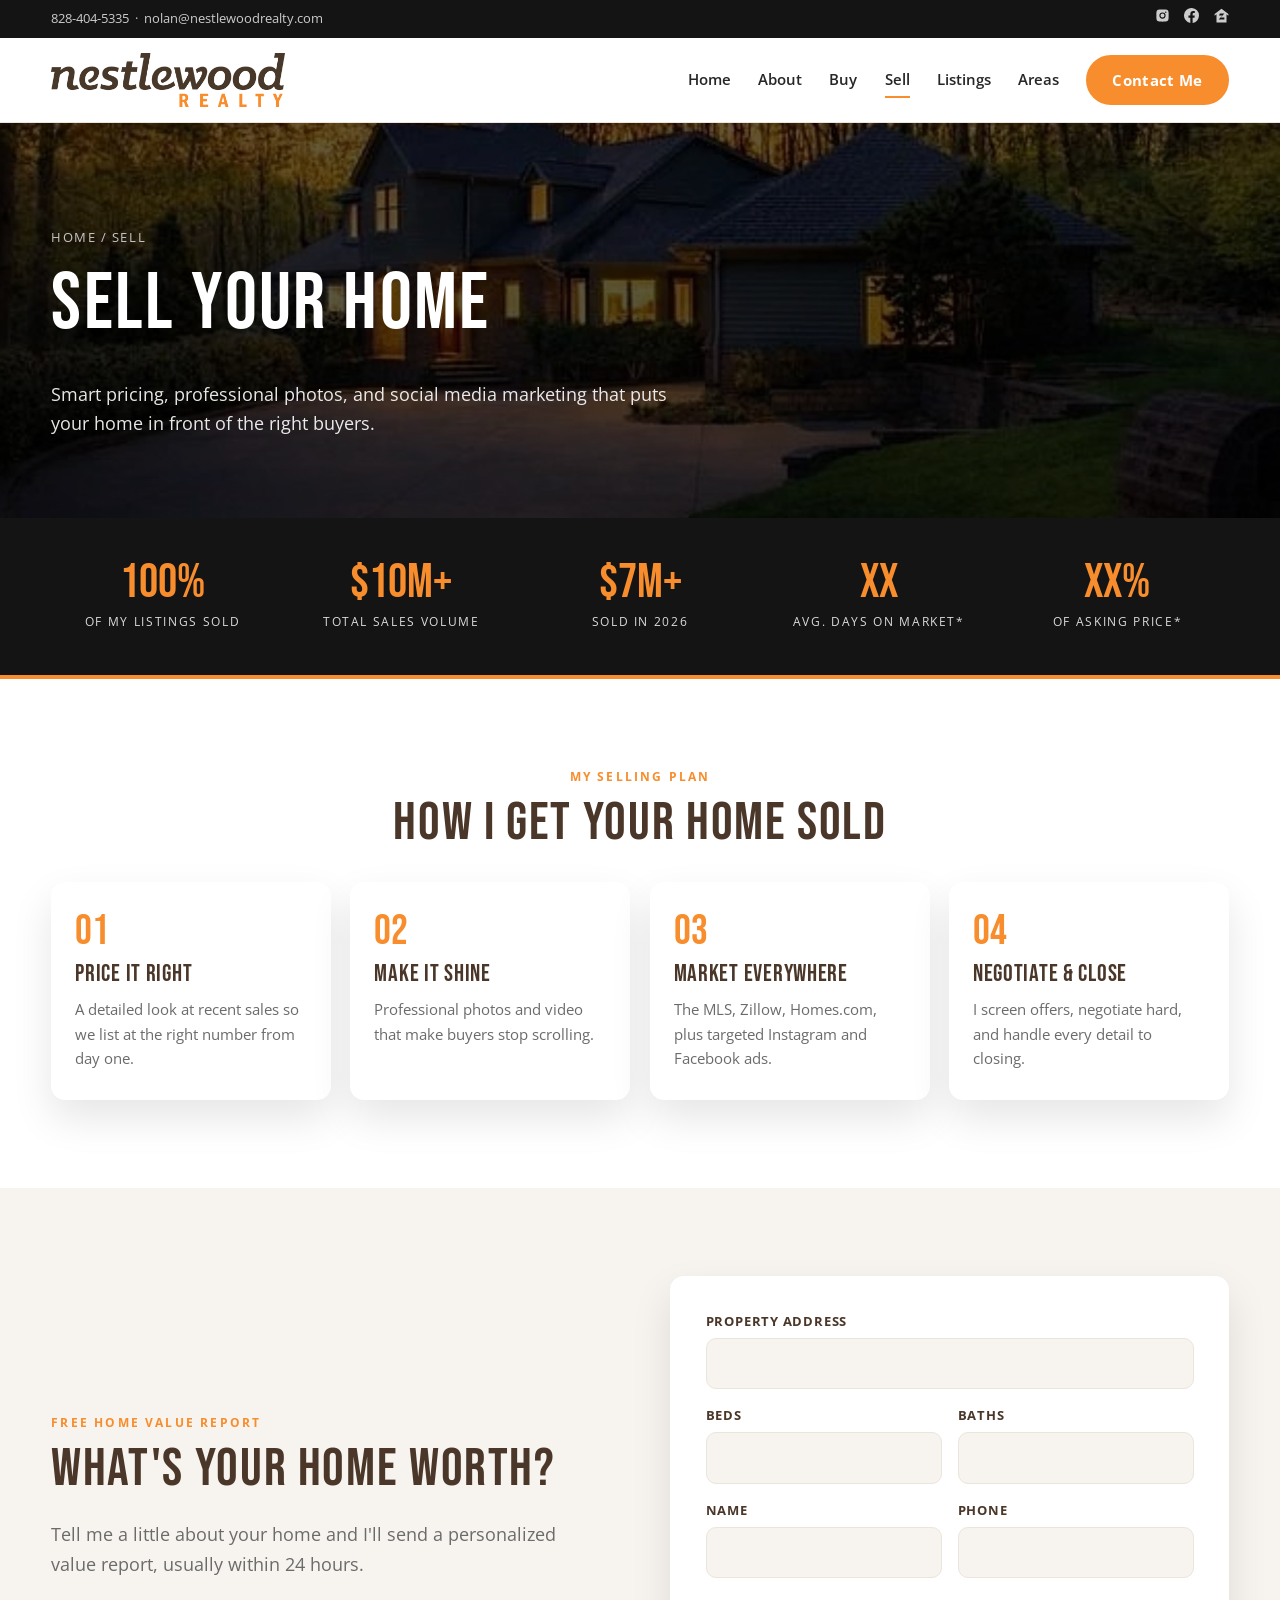
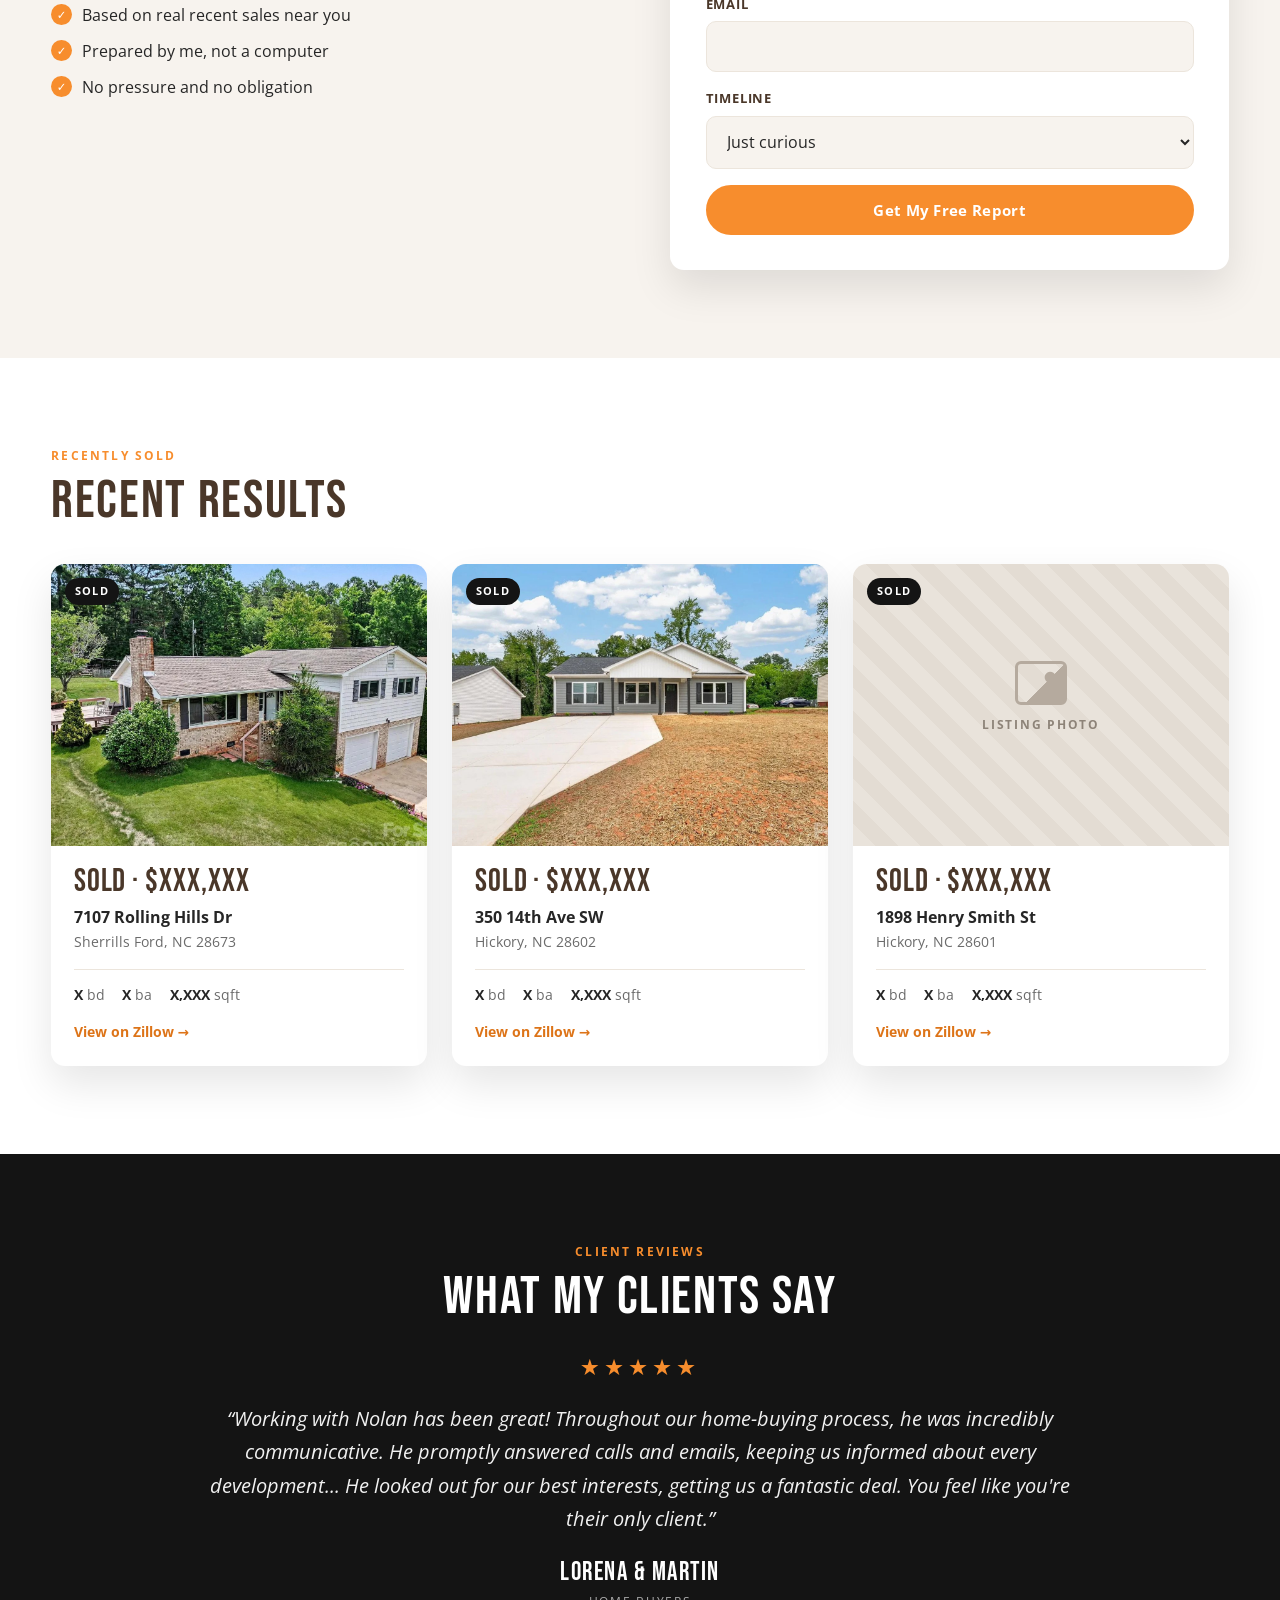
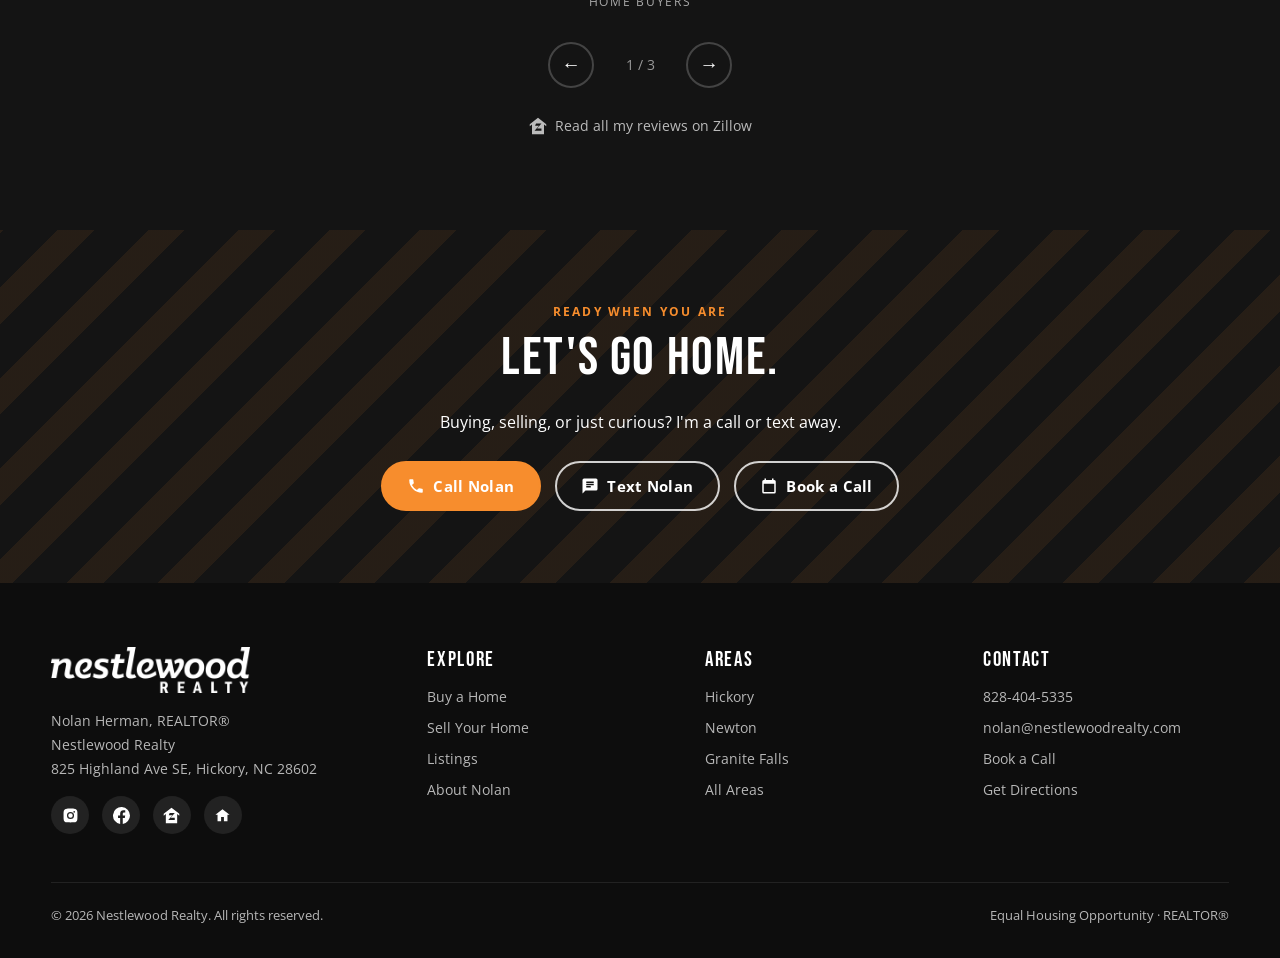
<file: premium-site/sell.html>
<!DOCTYPE html>
<html lang="en">
<head>
<meta charset="UTF-8" />
<meta name="viewport" content="width=device-width, initial-scale=1.0" />
<title>Sell Your Home | Nolan Herman, REALTOR®</title>
<meta name="description" content="Nolan Herman, REALTOR® with Nestlewood Realty. Helping buyers and sellers in Hickory, Newton, Granite Falls and the Charlotte area." />
<link rel="icon" href="images/tree-icon.png" />
<link rel="preconnect" href="https://fonts.googleapis.com" /><link rel="preconnect" href="https://fonts.gstatic.com" crossorigin />
<link href="https://fonts.googleapis.com/css2?family=Bebas+Neue&family=Open+Sans:ital,wght@0,400;0,600;0,700;1,400&display=swap" rel="stylesheet" />
<link rel="stylesheet" href="styles.css" />
</head>
<body>
<div class="topbar"><div class="wrap">
  <span><a href="tel:+18284045335">828-404-5335</a> &nbsp;·&nbsp; <a href="mailto:nolan@nestlewoodrealty.com">nolan@nestlewoodrealty.com</a></span>
  <span class="tsoc"><a href="https://www.instagram.com/nolansellsnc/" target="_blank" rel="noopener" aria-label="Instagram"><svg viewBox="0 0 24 24" aria-hidden="true"><path d="M12 2.2c3.2 0 3.6 0 4.8.1 3.3.1 4.8 1.7 4.9 4.9.1 1.3.1 1.6.1 4.8s0 3.6-.1 4.8c-.1 3.2-1.7 4.8-4.9 4.9-1.3.1-1.6.1-4.8.1s-3.6 0-4.8-.1c-3.3-.1-4.8-1.7-4.9-4.9C2.2 15.6 2.2 15.2 2.2 12s0-3.6.1-4.8C2.4 3.9 3.9 2.4 7.2 2.3 8.4 2.2 8.8 2.2 12 2.2zM12 7a5 5 0 1 0 0 10 5 5 0 0 0 0-10zm0 8.2a3.2 3.2 0 1 1 0-6.4 3.2 3.2 0 0 1 0 6.4zm5.2-9.6a1.2 1.2 0 1 0 0 2.4 1.2 1.2 0 0 0 0-2.4z"/></svg></a><a href="https://www.facebook.com/profile.php?id=61578346302536" target="_blank" rel="noopener" aria-label="Facebook"><svg viewBox="0 0 24 24" aria-hidden="true"><path d="M24 12a12 12 0 1 0-13.9 11.9v-8.4h-3V12h3V9.4c0-3 1.8-4.7 4.5-4.7 1.3 0 2.7.2 2.7.2v3h-1.5c-1.5 0-2 .9-2 1.9V12h3.4l-.5 3.5h-2.9v8.4A12 12 0 0 0 24 12z"/></svg></a><a href="https://www.zillow.com/profile/Nolansellnc" target="_blank" rel="noopener" aria-label="Zillow"><svg viewBox="0 0 24 24" aria-hidden="true"><path d="M12 1 1 9.6v2.6l3-2.2V23h16V10l3 2.2V9.6zm4.6 17.4H7.4l5.9-6.6H8.1l1.3-3.2h7.2l-5.8 6.6h5.8z"/></svg></a></span>
</div></div>
<header class="header"><div class="wrap">
  <a href="index.html"><img class="logo" src="images/logo.png" alt="Nestlewood Realty" /></a>
  <nav class="nav"><a href="index.html" class="">Home</a><a href="about.html" class="">About</a><a href="buy.html" class="">Buy</a><a href="sell.html" class="active">Sell</a><a href="listings.html" class="">Listings</a><a href="areas.html" class="">Areas</a><a href="contact.html" class="btn">Contact Me</a></nav>
  <button class="menu-btn" aria-label="Menu"><span></span><span></span><span></span></button>
</div></header>

<section class="page-hero" style="--bg:url('images/cover.jpg')"><div class="wrap"><div class="crumbs">Home / Sell</div><h1>Sell Your Home</h1><p>Smart pricing, professional photos, and social media marketing that puts your home in front of the right buyers.</p></div></section>
<section class="stats"><div class="wrap stats-grid">
  <div class="stat"><strong>100%</strong><span>Of my listings sold</span></div><div class="stat"><strong>$10M+</strong><span>Total sales volume</span></div><div class="stat"><strong>$7M+</strong><span>Sold in 2026</span></div><div class="stat"><strong>XX</strong><span>Avg. days on market*</span></div><div class="stat"><strong>XX%</strong><span>Of asking price*</span></div>
</div></section>
<section class="section"><div class="wrap center"><p class="eyebrow">My Selling Plan</p><h2>How I get your home sold</h2>
  <div class="steps" style="text-align:left;margin-top:2rem">
    <div class="step rev"><h3>Price It Right</h3><p>A detailed look at recent sales so we list at the right number from day one.</p></div>
    <div class="step rev"><h3>Make It Shine</h3><p>Professional photos and video that make buyers stop scrolling.</p></div>
    <div class="step rev"><h3>Market Everywhere</h3><p>The MLS, Zillow, Homes.com, plus targeted Instagram and Facebook ads.</p></div>
    <div class="step rev"><h3>Negotiate & Close</h3><p>I screen offers, negotiate hard, and handle every detail to closing.</p></div>
  </div></div></section>
<section class="section soft" id="value-form"><div class="wrap split">
  <div class="rev"><p class="eyebrow">Free Home Value Report</p><h2>What's your home worth?</h2><p class="lead">Tell me a little about your home and I'll send a personalized value report, usually within 24 hours.</p>
    <ul class="checks"><li>Based on real recent sales near you</li><li>Prepared by me, not a computer</li><li>No pressure and no obligation</li></ul></div>
  <form class="form rev lead-form" data-subject="Home value report request">
    <label>Property address<input name="address" required /></label>
    <div class="row"><label>Beds<input name="beds" /></label><label>Baths<input name="baths" /></label></div>
    <div class="row"><label>Name<input name="name" required /></label><label>Phone<input name="phone" type="tel" /></label></div>
    <label>Email<input name="email" type="email" required /></label>
    <label>Timeline<select name="timeline"><option>Just curious</option><option>Within 3 months</option><option>3–6 months</option><option>6+ months</option></select></label>
    <button class="btn" type="submit">Get My Free Report</button>
  </form></div></section>
<section class="section"><div class="wrap"><div class="head-row"><div><p class="eyebrow">Recently Sold</p><h2>Recent results</h2></div></div>
  <div class="cards3"><a class="listing rev" href="https://www.zillow.com/homedetails/7107-Rolling-Hills-Dr-Sherrills-Ford-NC-28673/71910314_zpid/" target="_blank" rel="noopener">
  <div class="pic"><span class="tag sold">Sold</span><img src="images/listings/7107-rolling-hills-dr.jpg" alt="7107 Rolling Hills Dr" style="position:absolute;inset:0;width:100%;height:100%;object-fit:cover" loading="lazy" /></div>
  <div class="body"><div class="price">Sold · $XXX,XXX</div><p class="addr">7107 Rolling Hills Dr</p><p class="city">Sherrills Ford, NC 28673</p>
  <div class="specs"><span><b>X</b> bd</span><span><b>X</b> ba</span><span><b>X,XXX</b> sqft</span></div>
  <div class="zl">View on Zillow →</div></div></a><a class="listing rev" href="https://www.zillow.com/homedetails/350-14th-Ave-SW-Hickory-NC-28602/464120420_zpid/" target="_blank" rel="noopener">
  <div class="pic"><span class="tag sold">Sold</span><img src="images/listings/350-14th-ave-sw.jpg" alt="350 14th Ave SW" style="position:absolute;inset:0;width:100%;height:100%;object-fit:cover" loading="lazy" /></div>
  <div class="body"><div class="price">Sold · $XXX,XXX</div><p class="addr">350 14th Ave SW</p><p class="city">Hickory, NC 28602</p>
  <div class="specs"><span><b>X</b> bd</span><span><b>X</b> ba</span><span><b>X,XXX</b> sqft</span></div>
  <div class="zl">View on Zillow →</div></div></a><a class="listing rev" href="https://www.zillow.com/homedetails/1898-Henry-Smith-St-Hickory-NC-28601/227261430_zpid/" target="_blank" rel="noopener">
  <div class="pic"><span class="tag sold">Sold</span><div class="ph"><span>Listing photo</span></div></div>
  <div class="body"><div class="price">Sold · $XXX,XXX</div><p class="addr">1898 Henry Smith St</p><p class="city">Hickory, NC 28601</p>
  <div class="specs"><span><b>X</b> bd</span><span><b>X</b> ba</span><span><b>X,XXX</b> sqft</span></div>
  <div class="zl">View on Zillow →</div></div></a></div></div></section>
<section class="section dark" id="reviews"><div class="wrap center">
  <p class="eyebrow">Client Reviews</p><h2>What my clients say</h2>
  <div class="slider"><div class="rv on"><div class="stars">★★★★★</div><blockquote>“Working with Nolan has been great! Throughout our home-buying process, he was incredibly communicative. He promptly answered calls and emails, keeping us informed about every development... He looked out for our best interests, getting us a fantastic deal. You feel like you&#x27;re their only client.”</blockquote><cite>Lorena &amp; Martin<span>Home Buyers</span></cite></div><div class="rv"><div class="stars">★★★★★</div><blockquote>“Working with Nolan has been an outstanding experience from start to finish. His professionalism, deep market knowledge, and ability to communicate clearly made the entire home-buying process significantly easier and far less stressful... He is exceptional at what he does, and I&#x27;m grateful to have worked with him.”</blockquote><cite>Jacopo B.<span>Home Buyer</span></cite></div><div class="rv"><div class="stars">★★★★★</div><blockquote>“As first-time homebuyers, we appreciated his professionalism, knowledge, and dedication throughout the entire process. We couldn&#x27;t have asked for a better realtor than Nolan... We absolutely love our new home and highly recommend Nolan to anyone looking for a realtor who genuinely cares about their clients.”</blockquote><cite>Alfred &amp; Rashonda Wingate<span>First-Time Home Buyers</span></cite></div>
    <div class="rv-nav"><button class="rv-prev" aria-label="Previous review">←</button><span class="rv-count">1 / 3</span><button class="rv-next" aria-label="Next review">→</button></div>
  </div>
  <a class="zillow-badge" href="https://www.zillow.com/profile/Nolansellnc" target="_blank" rel="noopener"><svg style="width:18px;height:18px;fill:currentColor" viewBox="0 0 24 24" aria-hidden="true"><path d="M12 1 1 9.6v2.6l3-2.2V23h16V10l3 2.2V9.6zm4.6 17.4H7.4l5.9-6.6H8.1l1.3-3.2h7.2l-5.8 6.6h5.8z"/></svg> Read all my reviews on Zillow</a>
</div></section>
<section class="cta"><div class="wrap"><p class="eyebrow">Ready when you are</p><h2>Let's go home.</h2>
  <p>Buying, selling, or just curious? I'm a call or text away.</p>
  <div class="cta-actions"><a class="btn" href="tel:+18284045335"><svg viewBox="0 0 24 24" aria-hidden="true"><path d="M6.6 10.8a15.1 15.1 0 0 0 6.6 6.6l2.2-2.2a1 1 0 0 1 1-.25 11.4 11.4 0 0 0 3.6.57 1 1 0 0 1 1 1V20a1 1 0 0 1-1 1A17 17 0 0 1 3 4a1 1 0 0 1 1-1h3.5a1 1 0 0 1 1 1c0 1.25.2 2.45.57 3.57a1 1 0 0 1-.25 1z"/></svg> Call Nolan</a><a class="btn btn-ghost" href="sms:+18284045335"><svg viewBox="0 0 24 24" aria-hidden="true"><path d="M20 2H4a2 2 0 0 0-2 2v18l4-4h14a2 2 0 0 0 2-2V4a2 2 0 0 0-2-2zM7 9h10v2H7zm6 5H7v-2h6zm4-6H7V6h10z"/></svg> Text Nolan</a><a class="btn btn-ghost" href="contact.html"><svg viewBox="0 0 24 24" aria-hidden="true"><path d="M19 4h-1V2h-2v2H8V2H6v2H5a2 2 0 0 0-2 2v14a2 2 0 0 0 2 2h14a2 2 0 0 0 2-2V6a2 2 0 0 0-2-2zm0 16H5V9h14z"/></svg> Book a Call</a></div>
</div></section>
<footer class="footer"><div class="wrap">
  <div class="f-grid">
    <div><img class="flogo" src="images/logo.png" alt="Nestlewood Realty" />
      <p>Nolan Herman, REALTOR®<br />Nestlewood Realty<br />825 Highland Ave SE, Hickory, NC 28602</p>
      <div class="fsoc"><a href="https://www.instagram.com/nolansellsnc/" target="_blank" rel="noopener" aria-label="Instagram"><svg viewBox="0 0 24 24" aria-hidden="true"><path d="M12 2.2c3.2 0 3.6 0 4.8.1 3.3.1 4.8 1.7 4.9 4.9.1 1.3.1 1.6.1 4.8s0 3.6-.1 4.8c-.1 3.2-1.7 4.8-4.9 4.9-1.3.1-1.6.1-4.8.1s-3.6 0-4.8-.1c-3.3-.1-4.8-1.7-4.9-4.9C2.2 15.6 2.2 15.2 2.2 12s0-3.6.1-4.8C2.4 3.9 3.9 2.4 7.2 2.3 8.4 2.2 8.8 2.2 12 2.2zM12 7a5 5 0 1 0 0 10 5 5 0 0 0 0-10zm0 8.2a3.2 3.2 0 1 1 0-6.4 3.2 3.2 0 0 1 0 6.4zm5.2-9.6a1.2 1.2 0 1 0 0 2.4 1.2 1.2 0 0 0 0-2.4z"/></svg></a><a href="https://www.facebook.com/profile.php?id=61578346302536" target="_blank" rel="noopener" aria-label="Facebook"><svg viewBox="0 0 24 24" aria-hidden="true"><path d="M24 12a12 12 0 1 0-13.9 11.9v-8.4h-3V12h3V9.4c0-3 1.8-4.7 4.5-4.7 1.3 0 2.7.2 2.7.2v3h-1.5c-1.5 0-2 .9-2 1.9V12h3.4l-.5 3.5h-2.9v8.4A12 12 0 0 0 24 12z"/></svg></a><a href="https://www.zillow.com/profile/Nolansellnc" target="_blank" rel="noopener" aria-label="Zillow"><svg viewBox="0 0 24 24" aria-hidden="true"><path d="M12 1 1 9.6v2.6l3-2.2V23h16V10l3 2.2V9.6zm4.6 17.4H7.4l5.9-6.6H8.1l1.3-3.2h7.2l-5.8 6.6h5.8z"/></svg></a><a href="https://www.homes.com/real-estate-agents/nolan-herman/2672vt8/" target="_blank" rel="noopener" aria-label="Homes.com"><svg viewBox="0 0 24 24" aria-hidden="true"><path d="M12 3 2 11h3v9h5v-6h4v6h5v-9h3z"/></svg></a></div></div>
    <div><h4>Explore</h4><a href="buy.html">Buy a Home</a><a href="sell.html">Sell Your Home</a><a href="listings.html">Listings</a><a href="about.html">About Nolan</a></div>
    <div><h4>Areas</h4><a href="hickory.html">Hickory</a><a href="newton.html">Newton</a><a href="granite-falls.html">Granite Falls</a><a href="areas.html">All Areas</a></div>
    <div><h4>Contact</h4><a href="tel:+18284045335">828-404-5335</a><a href="mailto:nolan@nestlewoodrealty.com">nolan@nestlewoodrealty.com</a><a href="contact.html">Book a Call</a><a href="https://www.google.com/maps/search/?api=1&query=825+Highland+Ave+SE,+Hickory,+NC+28602" target="_blank" rel="noopener">Get Directions</a></div>
  </div>
  <div class="f-bottom"><span>© 2026 Nestlewood Realty. All rights reserved.</span><span>Equal Housing Opportunity · REALTOR®</span></div>
</div></footer>
<script src="script.js"></script>
</body>
</html>
</file>
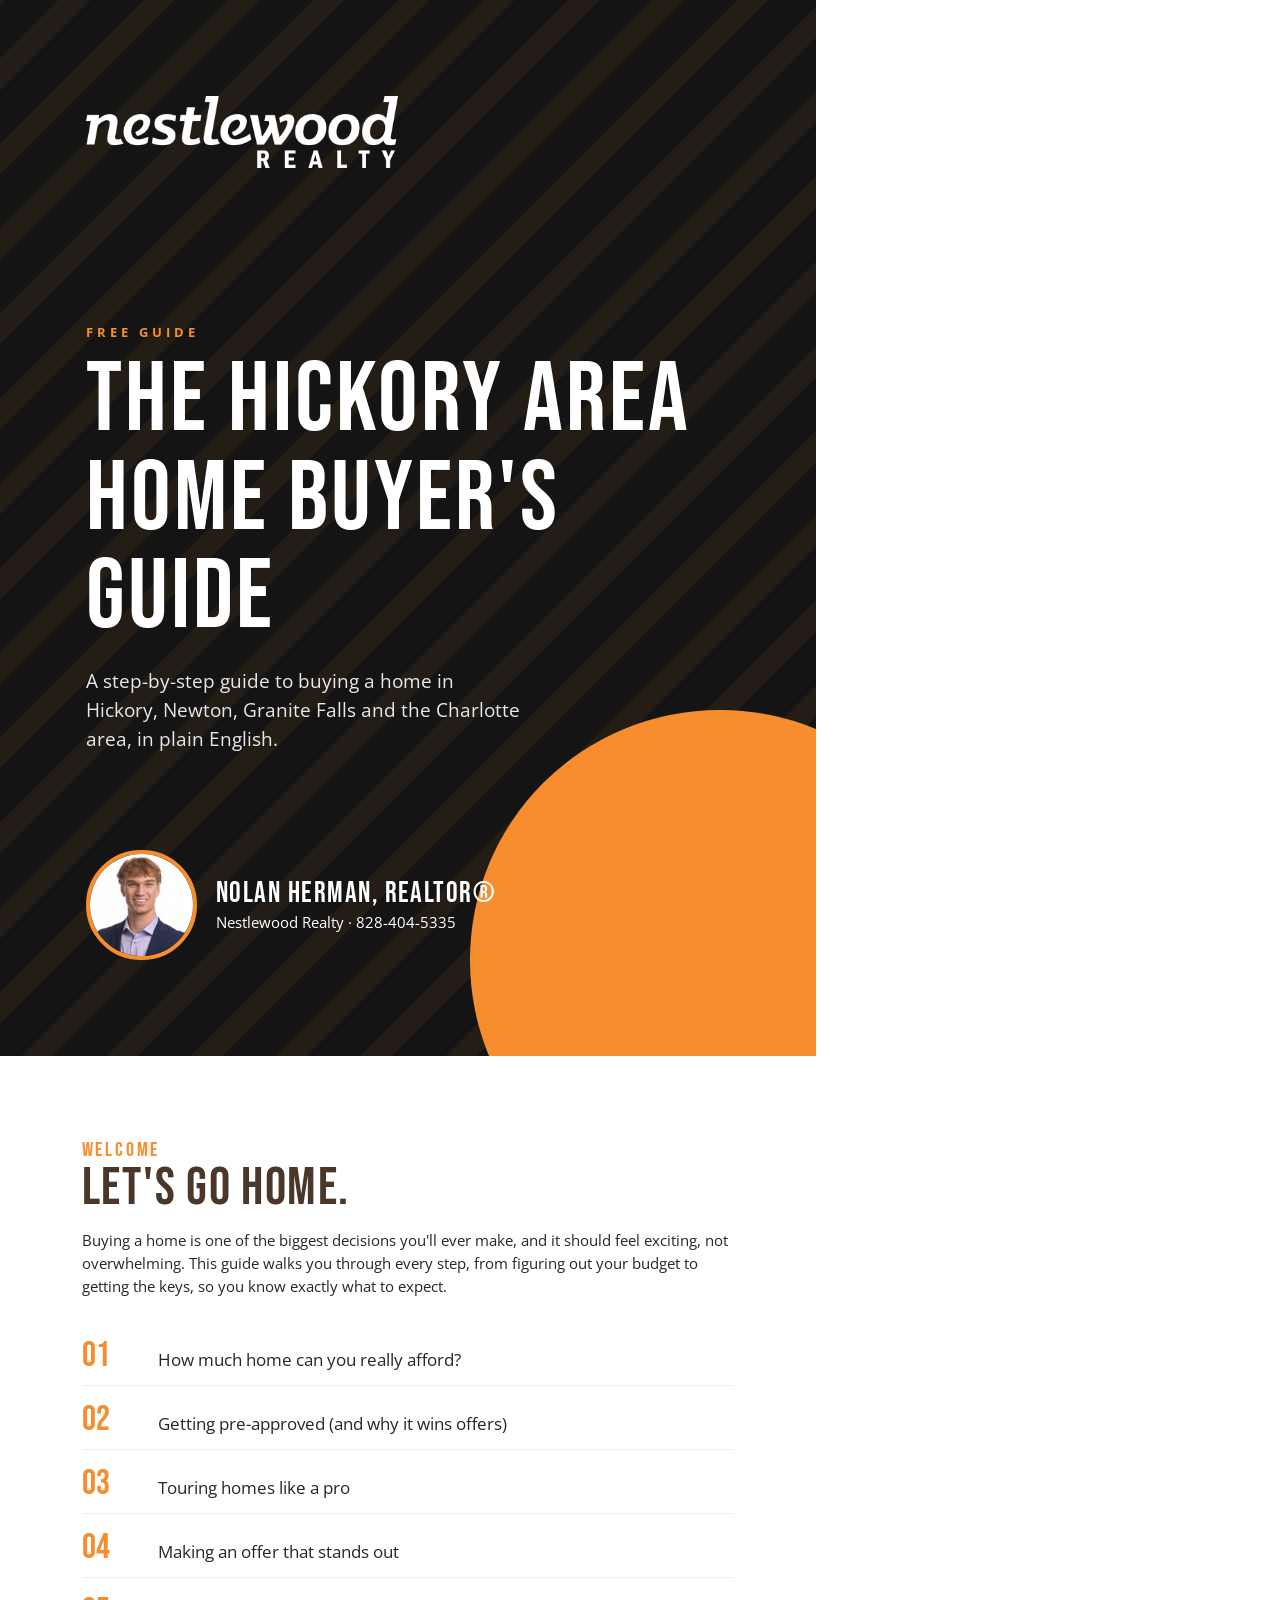
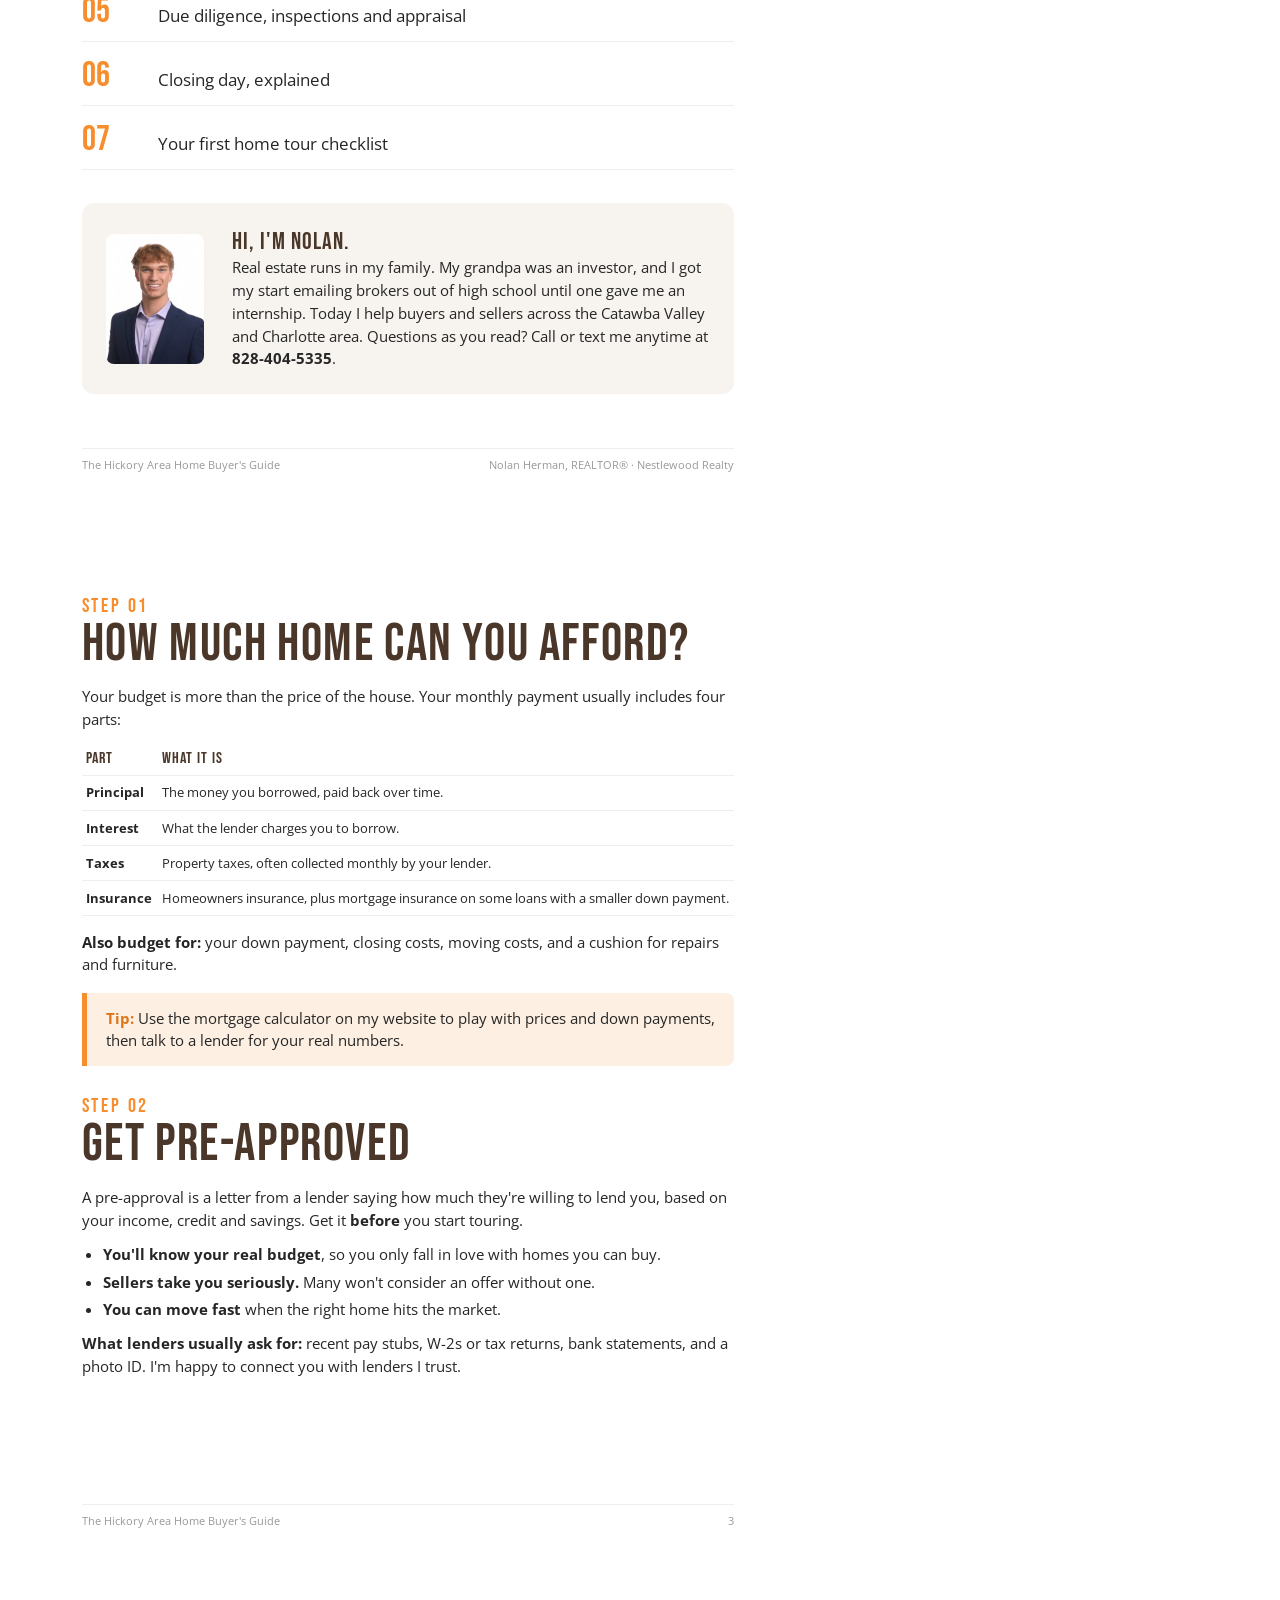
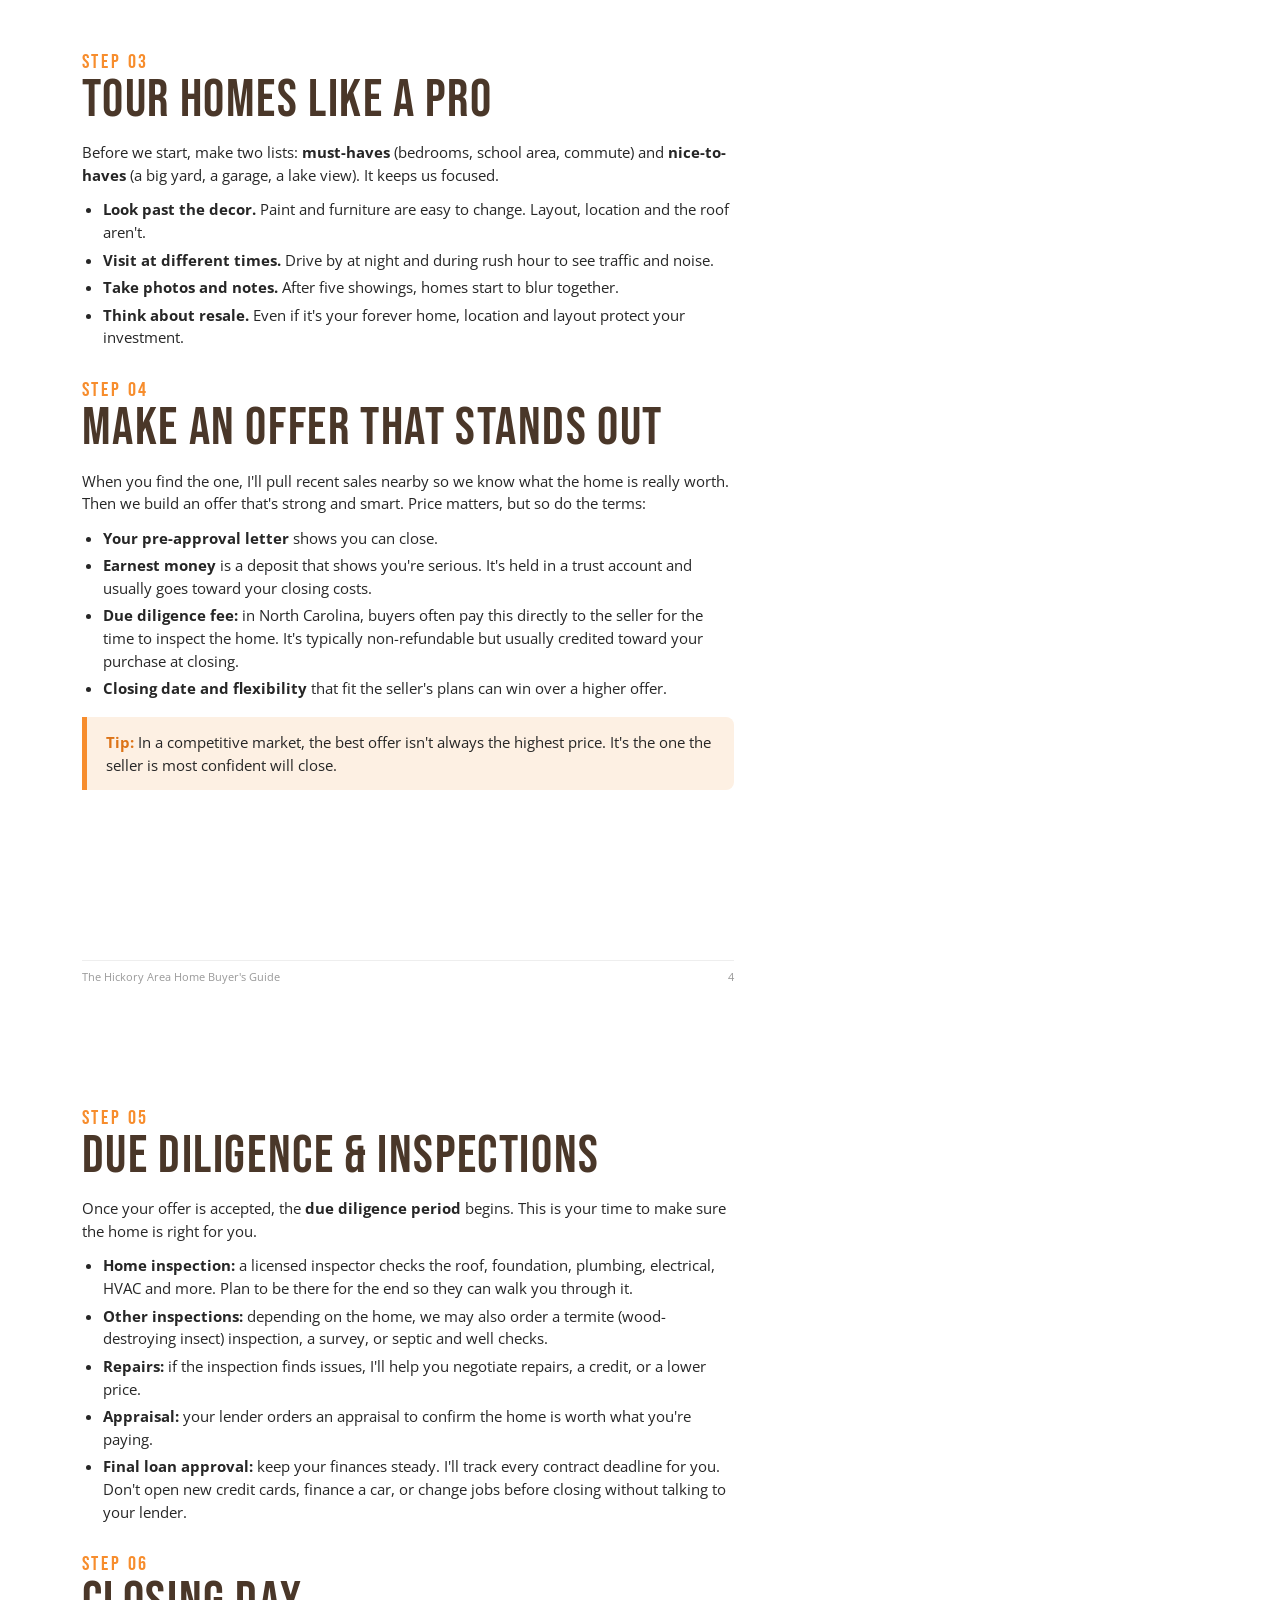
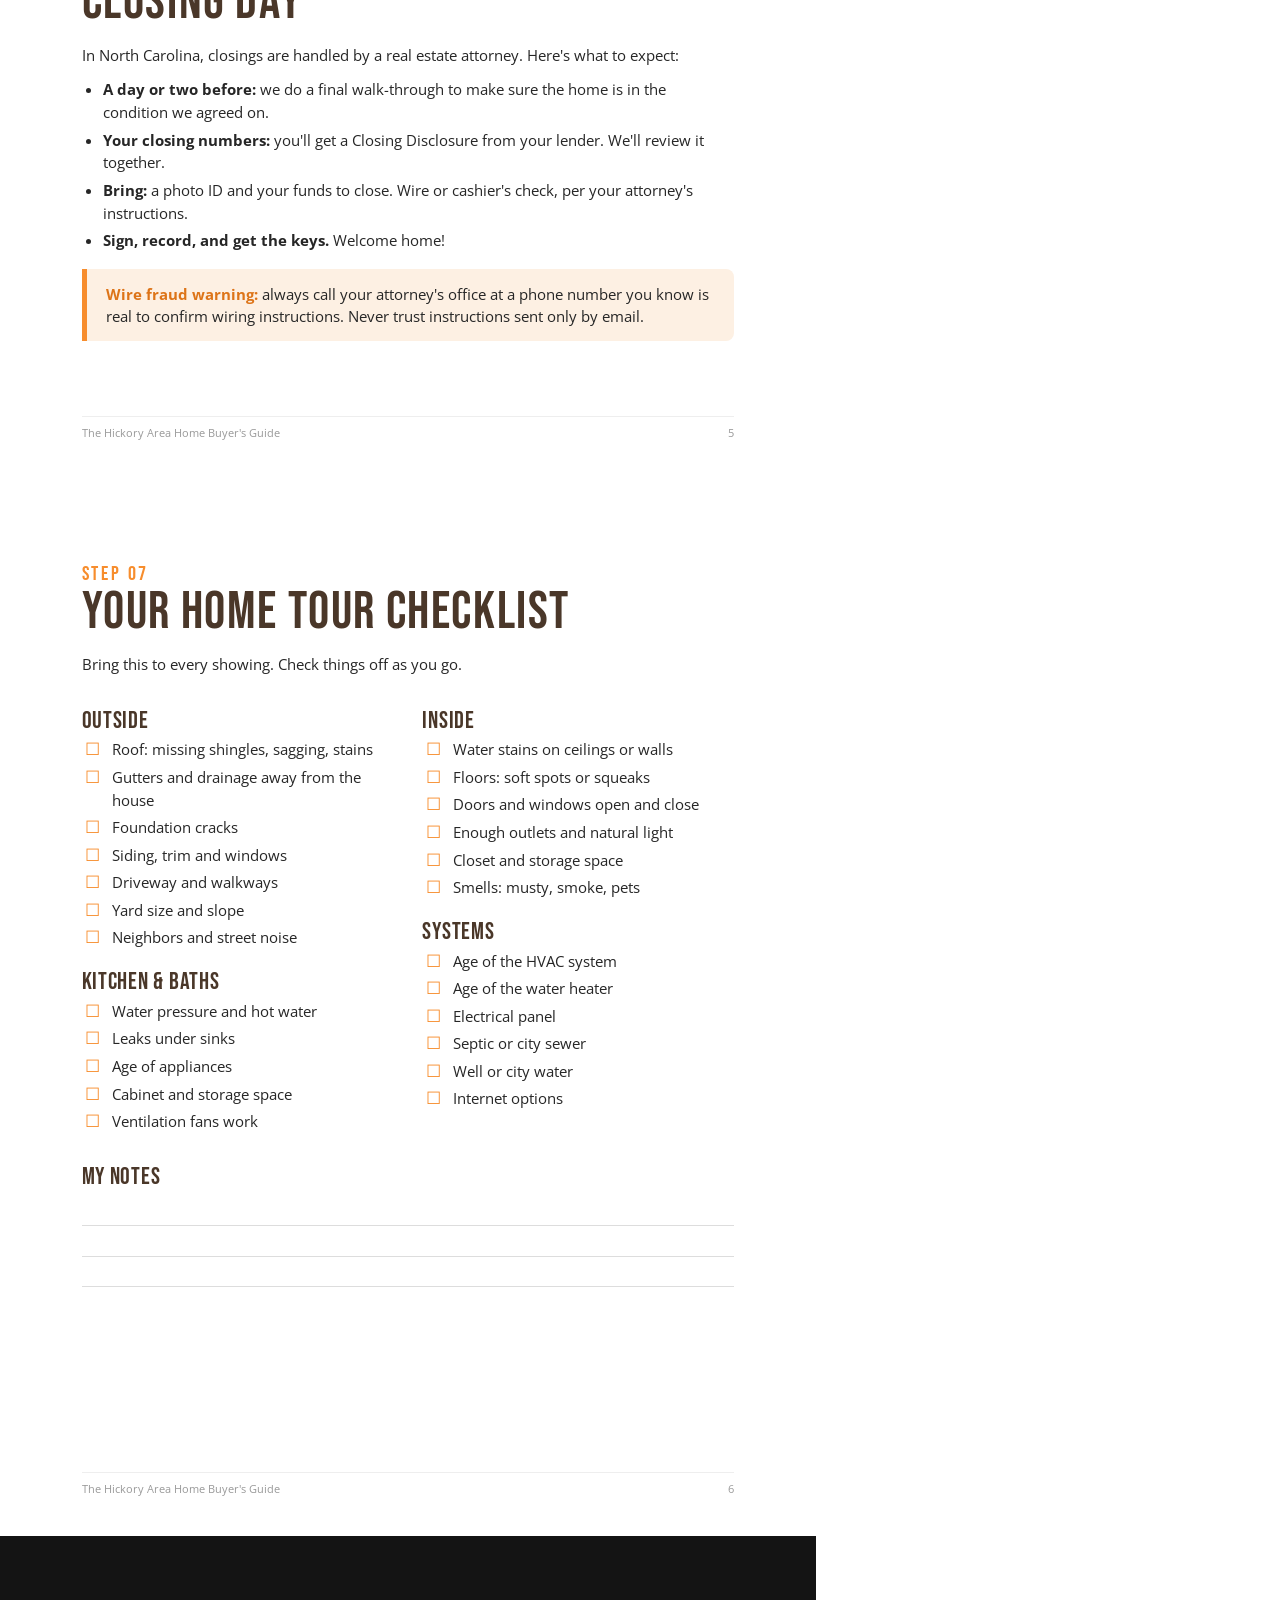
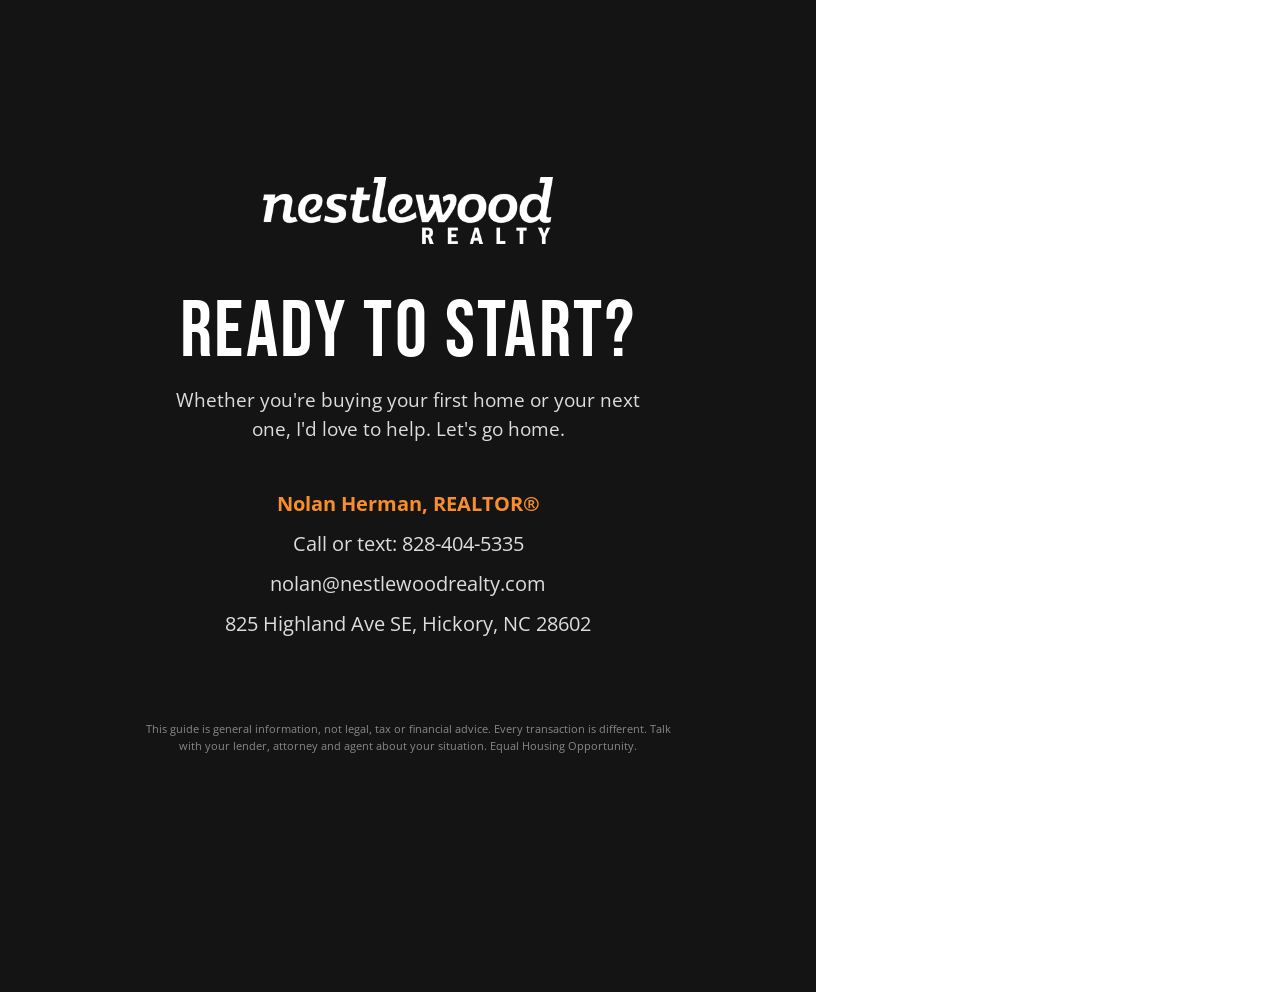
<file: premium-site/guide-source/guide.html>
<!DOCTYPE html>
<html lang="en"><head><meta charset="UTF-8" />
<link href="https://fonts.googleapis.com/css2?family=Bebas+Neue&family=Open+Sans:ital,wght@0,400;0,600;0,700;1,400&display=swap" rel="stylesheet" />
<style>
@page { size: Letter; margin: 0; }
* { box-sizing: border-box; }
body { margin: 0; font-family: "Open Sans", sans-serif; color: #262626; font-size: 11pt; line-height: 1.55; }
.pg { width: 8.5in; height: 11in; padding: .85in .85in .7in; position: relative; page-break-after: always; overflow: hidden; }
.pg:last-child { page-break-after: auto; }
h1, h2, h3 { font-family: "Bebas Neue", sans-serif; font-weight: 400; letter-spacing: .03em; line-height: 1; color: #4a3729; }
h2 { font-size: 40pt; margin: 0 0 .15in; }
h3 { font-size: 18pt; margin: .22in 0 .06in; }
p { margin: 0 0 .12in; }
.num { font: 15pt "Bebas Neue"; color: #f78d2d; letter-spacing: .14em; }
.foot { position: absolute; left: .85in; right: .85in; bottom: .4in; display: flex; justify-content: space-between; font-size: 8pt; color: #999; border-top: 1px solid #eee; padding-top: .08in; }
.tip { background: #fdf0e3; border-left: 5px solid #f78d2d; padding: .14in .2in; border-radius: 0 8px 8px 0; margin: .18in 0; }
.tip b { color: #dd7418; }
ul { margin: 0 0 .12in; padding-left: .22in; } li { margin-bottom: .05in; }
.check li { list-style: none; position: relative; padding-left: .02in; } .check { padding-left: .3in; }
.check li::before { content: "☐"; position: absolute; left: -.26in; color: #f78d2d; font-size: 13pt; line-height: 1.2; }
table { width: 100%; border-collapse: collapse; margin: .1in 0 .15in; font-size: 10pt; }
td, th { border-bottom: 1px solid #eee; padding: .07in .05in; text-align: left; vertical-align: top; }
th { font: 12pt "Bebas Neue"; letter-spacing: .06em; color: #4a3729; }
/* Cover */
.cover { background: #141414; color: #fff; padding: 1in .9in; display: flex; flex-direction: column; }
.cover::after { content: ""; position: absolute; right: -1.6in; bottom: -1.6in; width: 5.2in; height: 5.2in; border-radius: 50%; background: #f78d2d; }
.cover::before { content: ""; position: absolute; inset: 0; opacity: .07; background: repeating-linear-gradient(-45deg, #f78d2d 0 22px, transparent 22px 60px); }
.cover * { position: relative; z-index: 1; }
.cover .logo { height: .75in; width: auto; filter: brightness(0) invert(1); align-self: flex-start; }
.cover small { color: #f78d2d; letter-spacing: .3em; font-weight: 700; font-size: 10pt; margin-top: 1.6in; }
.cover h1 { color: #fff; font-size: 74pt; margin: .1in 0 .2in; }
.cover .sub { font-size: 14pt; max-width: 4.6in; opacity: .9; }
.cover .by { margin-top: auto; display: flex; align-items: center; gap: .2in; }
.cover .by img { width: 1.15in; height: 1.15in; border-radius: 50%; object-fit: cover; object-position: center 20%; border: 4px solid #f78d2d; }
.cover .by b { font: 22pt "Bebas Neue"; letter-spacing: .05em; display: block; }
/* Contents */
.toc { list-style: none; padding: 0; margin: .3in 0 0; counter-reset: t; }
.toc li { counter-increment: t; display: flex; gap: .25in; align-items: baseline; padding: .09in 0; border-bottom: 1px solid #eee; font-size: 13pt; }
.toc li::before { content: counter(t, decimal-leading-zero); font: 26pt "Bebas Neue"; color: #f78d2d; width: .55in; }
.hello { display: flex; gap: .3in; align-items: center; background: #f7f3ee; border-radius: 12px; padding: .25in; margin-top: .35in; }
.hello img { width: 1.1in; height: 1.35in; object-fit: cover; object-position: center 15%; border-radius: 8px; }
.back { background: #141414; color: #ddd; text-align: center; display: flex; flex-direction: column; justify-content: center; align-items: center; }
.back h2 { color: #fff; font-size: 60pt; }
.back .logo { height: .7in; width: auto; filter: brightness(0) invert(1); margin-bottom: .5in; }
.back .c { font-size: 15pt; line-height: 2; margin-top: .3in; }
.back .c b { color: #f78d2d; }
.fine { font-size: 8pt; color: #888; }
</style></head><body>

<!-- COVER -->
<section class="pg cover">
  <img class="logo" src="../images/logo.png" alt="Nestlewood Realty" />
  <small>FREE GUIDE</small>
  <h1>The Hickory Area<br />Home Buyer's Guide</h1>
  <p class="sub">A step-by-step guide to buying a home in Hickory, Newton, Granite Falls and the Charlotte area, in plain English.</p>
  <div class="by"><img src="../images/headshot.jpg" alt="" /><div><b>Nolan Herman, REALTOR®</b>Nestlewood Realty · 828-404-5335</div></div>
</section>

<!-- WELCOME + CONTENTS -->
<section class="pg">
  <div class="num">WELCOME</div>
  <h2>Let's go home.</h2>
  <p>Buying a home is one of the biggest decisions you'll ever make, and it should feel exciting, not overwhelming. This guide walks you through every step, from figuring out your budget to getting the keys, so you know exactly what to expect.</p>
  <ol class="toc">
    <li>How much home can you really afford?</li>
    <li>Getting pre-approved (and why it wins offers)</li>
    <li>Touring homes like a pro</li>
    <li>Making an offer that stands out</li>
    <li>Due diligence, inspections and appraisal</li>
    <li>Closing day, explained</li>
    <li>Your first home tour checklist</li>
  </ol>
  <div class="hello"><img src="../images/headshot.jpg" alt="" /><div><b style="font:18pt 'Bebas Neue';color:#4a3729;letter-spacing:.04em">Hi, I'm Nolan.</b><br />Real estate runs in my family. My grandpa was an investor, and I got my start emailing brokers out of high school until one gave me an internship. Today I help buyers and sellers across the Catawba Valley and Charlotte area. Questions as you read? Call or text me anytime at <b>828-404-5335</b>.</div></div>
  <div class="foot"><span>The Hickory Area Home Buyer's Guide</span><span>Nolan Herman, REALTOR® · Nestlewood Realty</span></div>
</section>

<!-- 1 + 2 -->
<section class="pg">
  <div class="num">STEP 01</div>
  <h2>How much home can you afford?</h2>
  <p>Your budget is more than the price of the house. Your monthly payment usually includes four parts:</p>
  <table><tr><th>Part</th><th>What it is</th></tr>
    <tr><td><b>Principal</b></td><td>The money you borrowed, paid back over time.</td></tr>
    <tr><td><b>Interest</b></td><td>What the lender charges you to borrow.</td></tr>
    <tr><td><b>Taxes</b></td><td>Property taxes, often collected monthly by your lender.</td></tr>
    <tr><td><b>Insurance</b></td><td>Homeowners insurance, plus mortgage insurance on some loans with a smaller down payment.</td></tr></table>
  <p><b>Also budget for:</b> your down payment, closing costs, moving costs, and a cushion for repairs and furniture.</p>
  <div class="tip"><b>Tip:</b> Use the mortgage calculator on my website to play with prices and down payments, then talk to a lender for your real numbers.</div>

  <div class="num" style="margin-top:.3in">STEP 02</div>
  <h2>Get pre-approved</h2>
  <p>A pre-approval is a letter from a lender saying how much they're willing to lend you, based on your income, credit and savings. Get it <b>before</b> you start touring.</p>
  <ul><li><b>You'll know your real budget</b>, so you only fall in love with homes you can buy.</li>
    <li><b>Sellers take you seriously.</b> Many won't consider an offer without one.</li>
    <li><b>You can move fast</b> when the right home hits the market.</li></ul>
  <p><b>What lenders usually ask for:</b> recent pay stubs, W-2s or tax returns, bank statements, and a photo ID. I'm happy to connect you with lenders I trust.</p>
  <div class="foot"><span>The Hickory Area Home Buyer's Guide</span><span>3</span></div>
</section>

<!-- 3 + 4 -->
<section class="pg">
  <div class="num">STEP 03</div>
  <h2>Tour homes like a pro</h2>
  <p>Before we start, make two lists: <b>must-haves</b> (bedrooms, school area, commute) and <b>nice-to-haves</b> (a big yard, a garage, a lake view). It keeps us focused.</p>
  <ul><li><b>Look past the decor.</b> Paint and furniture are easy to change. Layout, location and the roof aren't.</li>
    <li><b>Visit at different times.</b> Drive by at night and during rush hour to see traffic and noise.</li>
    <li><b>Take photos and notes.</b> After five showings, homes start to blur together.</li>
    <li><b>Think about resale.</b> Even if it's your forever home, location and layout protect your investment.</li></ul>

  <div class="num" style="margin-top:.3in">STEP 04</div>
  <h2>Make an offer that stands out</h2>
  <p>When you find the one, I'll pull recent sales nearby so we know what the home is really worth. Then we build an offer that's strong and smart. Price matters, but so do the terms:</p>
  <ul><li><b>Your pre-approval letter</b> shows you can close.</li>
    <li><b>Earnest money</b> is a deposit that shows you're serious. It's held in a trust account and usually goes toward your closing costs.</li>
    <li><b>Due diligence fee:</b> in North Carolina, buyers often pay this directly to the seller for the time to inspect the home. It's typically non-refundable but usually credited toward your purchase at closing.</li>
    <li><b>Closing date and flexibility</b> that fit the seller's plans can win over a higher offer.</li></ul>
  <div class="tip"><b>Tip:</b> In a competitive market, the best offer isn't always the highest price. It's the one the seller is most confident will close.</div>
  <div class="foot"><span>The Hickory Area Home Buyer's Guide</span><span>4</span></div>
</section>

<!-- 5 + 6 -->
<section class="pg">
  <div class="num">STEP 05</div>
  <h2>Due diligence &amp; inspections</h2>
  <p>Once your offer is accepted, the <b>due diligence period</b> begins. This is your time to make sure the home is right for you.</p>
  <ul><li><b>Home inspection:</b> a licensed inspector checks the roof, foundation, plumbing, electrical, HVAC and more. Plan to be there for the end so they can walk you through it.</li>
    <li><b>Other inspections:</b> depending on the home, we may also order a termite (wood-destroying insect) inspection, a survey, or septic and well checks.</li>
    <li><b>Repairs:</b> if the inspection finds issues, I'll help you negotiate repairs, a credit, or a lower price.</li>
    <li><b>Appraisal:</b> your lender orders an appraisal to confirm the home is worth what you're paying.</li>
    <li><b>Final loan approval:</b> keep your finances steady. I'll track every contract deadline for you. Don't open new credit cards, finance a car, or change jobs before closing without talking to your lender.</li></ul>

  <div class="num" style="margin-top:.3in">STEP 06</div>
  <h2>Closing day</h2>
  <p>In North Carolina, closings are handled by a real estate attorney. Here's what to expect:</p>
  <ul><li><b>A day or two before:</b> we do a final walk-through to make sure the home is in the condition we agreed on.</li>
    <li><b>Your closing numbers:</b> you'll get a Closing Disclosure from your lender. We'll review it together.</li>
    <li><b>Bring:</b> a photo ID and your funds to close. Wire or cashier's check, per your attorney's instructions.</li>
    <li><b>Sign, record, and get the keys.</b> Welcome home!</li></ul>
  <div class="tip"><b>Wire fraud warning:</b> always call your attorney's office at a phone number you know is real to confirm wiring instructions. Never trust instructions sent only by email.</div>
  <div class="foot"><span>The Hickory Area Home Buyer's Guide</span><span>5</span></div>
</section>

<!-- 7 CHECKLIST -->
<section class="pg">
  <div class="num">STEP 07</div>
  <h2>Your home tour checklist</h2>
  <p>Bring this to every showing. Check things off as you go.</p>
  <div style="display:grid;grid-template-columns:1fr 1fr;gap:.3in">
    <div><h3>Outside</h3><ul class="check"><li>Roof: missing shingles, sagging, stains</li><li>Gutters and drainage away from the house</li><li>Foundation cracks</li><li>Siding, trim and windows</li><li>Driveway and walkways</li><li>Yard size and slope</li><li>Neighbors and street noise</li></ul>
      <h3>Kitchen &amp; baths</h3><ul class="check"><li>Water pressure and hot water</li><li>Leaks under sinks</li><li>Age of appliances</li><li>Cabinet and storage space</li><li>Ventilation fans work</li></ul></div>
    <div><h3>Inside</h3><ul class="check"><li>Water stains on ceilings or walls</li><li>Floors: soft spots or squeaks</li><li>Doors and windows open and close</li><li>Enough outlets and natural light</li><li>Closet and storage space</li><li>Smells: musty, smoke, pets</li></ul>
      <h3>Systems</h3><ul class="check"><li>Age of the HVAC system</li><li>Age of the water heater</li><li>Electrical panel</li><li>Septic or city sewer</li><li>Well or city water</li><li>Internet options</li></ul></div>
  </div>
  <h3>My notes</h3>
  <div style="border-bottom:1px solid #ddd;height:.32in"></div><div style="border-bottom:1px solid #ddd;height:.32in"></div><div style="border-bottom:1px solid #ddd;height:.32in"></div>
  <div class="foot"><span>The Hickory Area Home Buyer's Guide</span><span>6</span></div>
</section>

<!-- BACK -->
<section class="pg back">
  <img class="logo" src="../images/logo.png" alt="Nestlewood Realty" />
  <h2>Ready to start?</h2>
  <p style="font-size:14pt;max-width:5in">Whether you're buying your first home or your next one, I'd love to help. Let's go home.</p>
  <div class="c"><b>Nolan Herman, REALTOR®</b><br />Call or text: 828-404-5335<br />nolan@nestlewoodrealty.com<br />825 Highland Ave SE, Hickory, NC 28602</div>
  <p class="fine" style="margin-top:.8in;max-width:5.5in;color:#888">This guide is general information, not legal, tax or financial advice. Every transaction is different. Talk with your lender, attorney and agent about your situation. Equal Housing Opportunity.</p>
</section>
</body></html>
</file>
<file: styles.css>
/* ===== Nestlewood Realty: Premium ===== */
:root {
  --accent: #f78d2d; --accent-dark: #dd7418; --brown: #4a3729; --dark: #141414; --ink: #262626; --muted: #6b6b6b;
  --soft: #f7f3ee; --line: #ece5dc; --radius: 14px; --shadow: 0 18px 40px rgba(0,0,0,.10);
  --head: "Bebas Neue", Impact, sans-serif; --body: "Open Sans", system-ui, sans-serif;
}
* { box-sizing: border-box; }
html { scroll-behavior: smooth; }
body { margin: 0; font-family: var(--body); color: var(--ink); line-height: 1.65; background: #fff; font-variant-numeric: lining-nums; }
img { max-width: 100%; display: block; }
a { color: inherit; }
h1, h2, h3 { font-family: var(--head); font-weight: 400; letter-spacing: .03em; line-height: 1; margin: 0 0 .45em; color: var(--brown); }
h2 { font-size: clamp(2.4rem, 5vw, 3.4rem); }
h3 { font-size: 1.7rem; }
.wrap { width: min(1180px, 92%); margin: 0 auto; }
.center { text-align: center; }
.eyebrow { text-transform: uppercase; letter-spacing: .18em; font-size: .76rem; font-weight: 700; color: var(--accent); margin: 0 0 .7em; }
.lead { font-size: 1.12rem; color: var(--muted); max-width: 680px; }
.center .lead { margin-left: auto; margin-right: auto; }
.section { padding: 5.5rem 0; }
.soft { background: var(--soft); }
.dark { background: var(--dark); color: #ddd; }
.dark h2, .dark h3 { color: #fff; }
.head-row { display: flex; justify-content: space-between; align-items: flex-end; gap: 1.5rem; margin-bottom: 2.2rem; flex-wrap: wrap; }
.head-row h2 { margin: 0; }

/* Placeholder boxes (swap for real photos) */
.ph { position: relative; background: repeating-linear-gradient(45deg, #e9e3db 0 16px, #e3dcd3 16px 32px); display: grid; place-items: center; color: #8d8378; font-size: .78rem; font-weight: 700; letter-spacing: .14em; text-transform: uppercase; text-align: center; padding: 1rem; }
.ph::before { content: ""; position: absolute; width: 46px; height: 38px; top: calc(50% - 44px); border: 3px solid #b5aa9e; border-radius: 6px;
  background: radial-gradient(circle at 70% 35%, #b5aa9e 5px, transparent 6px), linear-gradient(135deg, transparent 55%, #b5aa9e 56%) ; }
.ph span { margin-top: 2.6rem; }

/* Buttons */
.btn { display: inline-flex; align-items: center; justify-content: center; gap: .5rem; text-decoration: none; cursor: pointer;
  background: var(--accent); color: #fff; border: 2px solid var(--accent); border-radius: 999px; padding: .85em 1.6em;
  font: 700 .95rem var(--body); letter-spacing: .02em; transition: transform .15s, background .2s, box-shadow .2s; }
.btn:hover { transform: translateY(-2px); background: var(--accent-dark); border-color: var(--accent-dark); box-shadow: 0 10px 22px rgba(247,141,45,.3); }
.btn svg { width: 18px; height: 18px; fill: currentColor; }
.btn-dark { background: var(--dark); border-color: var(--dark); }
.btn-dark:hover { background: #333; border-color: #333; box-shadow: none; }
.btn-ghost { background: transparent; color: #fff; border-color: rgba(255,255,255,.8); }
.btn-ghost:hover { background: #fff; color: var(--dark); border-color: #fff; box-shadow: none; }
.btn-line { background: transparent; color: var(--dark); border-color: var(--dark); }
.btn-line:hover { background: var(--dark); color: #fff; border-color: var(--dark); box-shadow: none; }
.link { color: var(--accent-dark); font-weight: 700; text-decoration: none; }
.link:hover { text-decoration: underline; }

/* Top bar + header */
.topbar { background: var(--dark); color: #ccc; font-size: .82rem; }
.topbar .wrap { display: flex; justify-content: space-between; align-items: center; padding: .5rem 0; gap: 1rem; }
.topbar a { text-decoration: none; } .topbar a:hover { color: var(--accent); }
.topbar .tsoc { display: flex; gap: .9rem; } .topbar .tsoc svg { width: 15px; height: 15px; fill: currentColor; }
.header { position: sticky; top: 0; z-index: 50; background: rgba(255,255,255,.97); backdrop-filter: blur(8px); border-bottom: 1px solid var(--line); }
.header .wrap { display: flex; align-items: center; justify-content: space-between; height: 84px; gap: 1rem; }
.header .logo { height: 54px; width: auto; }
.nav { display: flex; align-items: center; gap: 1.7rem; font-weight: 600; font-size: .93rem; }
.nav a { text-decoration: none; position: relative; }
.nav a:not(.btn)::after { content: ""; position: absolute; left: 0; bottom: -6px; height: 2px; width: 0; background: var(--accent); transition: width .2s; }
.nav a:not(.btn):hover::after, .nav a.active::after { width: 100%; }
.menu-btn { display: none; background: none; border: 0; padding: 8px; cursor: pointer; }
.menu-btn span { display: block; width: 26px; height: 3px; background: var(--dark); margin: 5px 0; border-radius: 2px; }

/* Home hero slideshow */
.hero { position: relative; min-height: 86vh; display: flex; align-items: center; color: #fff; overflow: hidden; }
.slides, .slide { position: absolute; inset: 0; }
.slide { background-size: cover; background-position: center 55%; opacity: 0; transition: opacity 1.4s ease; transform: scale(1.06); animation: kenburns 14s ease-out infinite alternate; }
.slide.on { opacity: 1; }
.slide.ph-slide { background: linear-gradient(135deg, #3a2c22, #1a1a1a); }
@keyframes kenburns { to { transform: scale(1); } }
.hero::after { content: ""; position: absolute; inset: 0; background: linear-gradient(90deg, rgba(0,0,0,.78) 0%, rgba(0,0,0,.45) 55%, rgba(0,0,0,.15) 100%); }
.hero .wrap { position: relative; z-index: 2; }
.hero-copy { max-width: 640px; }
.hero h1 { color: #fff; font-size: clamp(3.6rem, 9vw, 7rem); line-height: .9; margin-bottom: .25em; }
.hero h1 em { font-style: normal; color: var(--accent); }
.hero p { font-size: 1.15rem; opacity: .92; max-width: 520px; }
.hero-actions { display: flex; gap: .9rem; flex-wrap: wrap; margin-top: 1.8rem; }
.dots { position: absolute; z-index: 3; bottom: 26px; left: 50%; transform: translateX(-50%); display: flex; gap: 8px; }
.dots i { width: 9px; height: 9px; border-radius: 50%; background: rgba(255,255,255,.45); }
.dots i.on { background: var(--accent); width: 26px; border-radius: 9px; }

/* Page hero (inner pages) */
.page-hero { position: relative; color: #fff; padding: 6.5rem 0 5rem; background: linear-gradient(rgba(0,0,0,.6), rgba(0,0,0,.7)), var(--bg, #222) center 55% / cover; }
.page-hero.ph-hero { background: linear-gradient(rgba(20,20,20,.75), rgba(20,20,20,.85)), repeating-linear-gradient(45deg, #3b3027 0 18px, #33291f 18px 36px); }
.page-hero h1 { color: #fff; font-size: clamp(3rem, 7vw, 5rem); }
.page-hero p { max-width: 620px; font-size: 1.1rem; opacity: .9; margin: 0; }
.crumbs { font-size: .8rem; letter-spacing: .12em; text-transform: uppercase; opacity: .75; margin-bottom: 1rem; }

/* Stats */
.stats { background: var(--dark); color: #fff; padding: 2.6rem 0; border-bottom: 4px solid var(--accent); }
.stats-grid { display: grid; grid-template-columns: repeat(5, 1fr); gap: 1rem; text-align: center; }
.stat strong { display: block; font: 3rem/1 var(--head); color: var(--accent); }
.stat span { font-size: .74rem; letter-spacing: .14em; text-transform: uppercase; opacity: .85; }

/* Intro / about split */
.split { display: grid; grid-template-columns: 1fr 1fr; gap: 4.5rem; align-items: center; }
.portrait { position: relative; }
.portrait img, .portrait .ph { width: 100%; aspect-ratio: 4/5; object-fit: cover; object-position: center 20%; border-radius: var(--radius); }
.portrait::before { content: ""; position: absolute; inset: 18px -18px -18px 18px; border: 3px solid var(--accent); border-radius: var(--radius); z-index: -1; }
.badge-float { position: absolute; left: -22px; bottom: 34px; background: #fff; border-radius: 12px; box-shadow: var(--shadow); padding: .9rem 1.2rem; display: flex; gap: .8rem; align-items: center; }
.badge-float img { width: 42px; height: 42px; }
.badge-float strong { display: block; font: 1.7rem/1 var(--head); color: var(--brown); }
.badge-float span { font-size: .75rem; color: var(--muted); text-transform: uppercase; letter-spacing: .08em; }
.checks { list-style: none; padding: 0; margin: 1.4rem 0 2rem; display: grid; gap: .6rem; }
.checks li { padding-left: 1.9rem; position: relative; }
.checks li::before { content: "✓"; position: absolute; left: 0; top: .15rem; width: 1.3rem; height: 1.3rem; border-radius: 50%; background: var(--accent); color: #fff; font-size: .72rem; font-weight: 700; display: grid; place-items: center; }

/* Listing cards */
.cards3 { display: grid; grid-template-columns: repeat(3, 1fr); gap: 1.6rem; }
.cards5 { display: grid; grid-template-columns: repeat(6, 1fr); gap: 1.6rem; }
.cards5 > * { grid-column: span 2; } .cards5 > :nth-child(n+4) { grid-column: span 3; }
.listing { background: #fff; border-radius: var(--radius); overflow: hidden; box-shadow: var(--shadow); text-decoration: none; display: flex; flex-direction: column; transition: transform .2s; }
.listing:hover { transform: translateY(-6px); }
.listing .pic { position: relative; aspect-ratio: 4/3; }
.listing .pic .ph { position: absolute; inset: 0; }
.tag { position: absolute; top: 14px; left: 14px; z-index: 2; background: var(--accent); color: #fff; font-size: .7rem; font-weight: 700; letter-spacing: .12em; text-transform: uppercase; padding: .4em .85em; border-radius: 999px; }
.tag.sold { background: var(--dark); }
.listing .body { padding: 1.3rem 1.4rem 1.4rem; }
.price { font: 2rem/1 var(--head); color: var(--brown); letter-spacing: .03em; }
.addr { font-weight: 700; margin: .35rem 0 0; }
.city { color: var(--muted); font-size: .9rem; margin: 0 0 .9rem; }
.specs { display: flex; gap: 1.1rem; font-size: .86rem; color: var(--muted); border-top: 1px solid var(--line); padding-top: .9rem; }
.specs b { color: var(--ink); }
.zl { margin-top: .9rem; font-size: .85rem; font-weight: 700; color: var(--accent-dark); }

/* Neighborhood cards */
.hood { position: relative; border-radius: var(--radius); overflow: hidden; aspect-ratio: 3/4; display: block; text-decoration: none; color: #fff; box-shadow: var(--shadow); }
.hood .ph { position: absolute; inset: 0; align-items: start; padding-top: 30%; }
.hood .cap { position: absolute; inset: auto 0 0; padding: 1.6rem; background: linear-gradient(transparent, rgba(0,0,0,.85)); }
.hood h3 { color: #fff; font-size: 2.4rem; margin: 0; }
.hood p { margin: .2rem 0 0; font-size: .9rem; opacity: .9; }

/* Reviews slider */
.slider { position: relative; max-width: 860px; margin: 0 auto; }
.rv { display: none; text-align: center; }
.rv.on { display: block; animation: fade .6s ease; }
@keyframes fade { from { opacity: 0; transform: translateY(8px); } to { opacity: 1; transform: none; } }
.rv .stars { color: var(--accent); font-size: 1.4rem; letter-spacing: 4px; }
.rv blockquote { margin: 1rem 0 1.4rem; font-size: 1.22rem; line-height: 1.7; font-style: italic; color: #f1f1f1; }
.rv cite { font: 1.6rem var(--head); letter-spacing: .06em; color: #fff; font-style: normal; }
.rv cite span { display: block; font: .75rem var(--body); letter-spacing: .14em; text-transform: uppercase; color: #aaa; margin-top: .3rem; }
.rv-nav { display: flex; justify-content: center; align-items: center; gap: 1rem; margin-top: 2rem; }
.rv-nav button { width: 46px; height: 46px; border-radius: 50%; border: 2px solid #444; background: none; color: #fff; font-size: 1.2rem; cursor: pointer; }
.rv-nav button:hover { border-color: var(--accent); color: var(--accent); }
.rv-count { font-size: .85rem; color: #999; min-width: 60px; text-align: center; }
.zillow-badge { display: inline-flex; align-items: center; gap: .5rem; margin-top: 1.6rem; color: #bbb; font-size: .9rem; text-decoration: none; }
.zillow-badge:hover { color: var(--accent); }

/* Valuation band */
.valuation { background: var(--accent); padding: 4rem 0; }
.val-grid { display: grid; grid-template-columns: 1fr 1.2fr; gap: 3rem; align-items: center; }
.valuation h2 { color: #111; margin-bottom: .2em; }
.valuation p { color: #231a12; margin: 0; }
.val-form { display: flex; gap: .6rem; background: #fff; border-radius: 999px; padding: .45rem; box-shadow: 0 14px 30px rgba(0,0,0,.15); }
.val-form input { flex: 1; min-width: 0; border: 0; outline: none; font: 1rem var(--body); padding: 0 1.1rem; }

/* Guide download */
.guide { display: grid; grid-template-columns: .8fr 1.2fr; gap: 4rem; align-items: center; }
.book { position: relative; width: min(320px, 100%); margin: 0 auto; aspect-ratio: 3/4; border-radius: 6px 14px 14px 6px; background: var(--dark); color: #fff; padding: 2rem 1.6rem; box-shadow: 18px 22px 40px rgba(0,0,0,.25), inset 10px 0 0 rgba(255,255,255,.06); transform: rotate(-3deg); display: flex; flex-direction: column; overflow: hidden; }
.book::after { content: ""; position: absolute; right: -40px; bottom: -40px; width: 180px; height: 180px; border-radius: 50%; background: var(--accent); opacity: .9; }
.book small { color: var(--accent); letter-spacing: .2em; font-weight: 700; font-size: .68rem; }
.book h3 { color: #fff; font-size: 2.6rem; line-height: .95; margin: .6rem 0 auto; position: relative; z-index: 1; }
.book .by { position: relative; z-index: 1; font-size: .78rem; opacity: .85; }
.book img { position: relative; z-index: 1; height: 34px; width: auto; filter: brightness(0) invert(1); margin-top: .7rem; }
.inline-form { display: grid; grid-template-columns: 1fr 1fr auto; gap: .6rem; margin-top: 1.4rem; }
.inline-form input { font: 1rem var(--body); padding: .85em 1.1em; border: 1.5px solid var(--line); border-radius: 999px; background: #fff; outline: none; }
.inline-form input:focus { border-color: var(--accent); }
.fine { font-size: .78rem; color: var(--muted); margin-top: .7rem; }

/* Booking */
.booking { display: grid; grid-template-columns: 1fr 1.1fr; gap: 3rem; align-items: center; }
.calendar-ph { border: 2px dashed #c9bfb3; border-radius: var(--radius); background: #fff; padding: 2rem; min-height: 360px; display: grid; place-items: center; text-align: center; color: var(--muted); }
.cal { display: grid; grid-template-columns: repeat(7, 34px); gap: 6px; justify-content: center; margin: 1rem auto; }
.cal i { height: 34px; border-radius: 8px; background: var(--soft); font-style: normal; font-size: .8rem; display: grid; place-items: center; color: #999; }
.cal i.av { background: #fde5cf; color: var(--accent-dark); font-weight: 700; }
.cal i.sel { background: var(--accent); color: #fff; }

/* Forms */
.form { background: #fff; border-radius: var(--radius); box-shadow: var(--shadow); padding: 2.2rem; display: grid; gap: 1rem; }
.form .row { display: grid; grid-template-columns: 1fr 1fr; gap: 1rem; }
.form label { display: grid; gap: .35rem; font-size: .82rem; font-weight: 700; color: var(--brown); text-transform: uppercase; letter-spacing: .06em; }
.form input, .form select, .form textarea { font: 1rem var(--body); padding: .85em 1em; border: 1.5px solid var(--line); border-radius: 10px; background: var(--soft); color: var(--ink); outline: none; }
.form input:focus, .form select:focus, .form textarea:focus { border-color: var(--accent); background: #fff; }

/* Mortgage calculator */
.calc { display: grid; grid-template-columns: 1.1fr .9fr; gap: 0; border-radius: var(--radius); overflow: hidden; box-shadow: var(--shadow); }
.calc .inputs { background: #fff; padding: 2.2rem; display: grid; gap: 1rem; }
.calc .inputs .row { display: grid; grid-template-columns: 1fr 1fr; gap: 1rem; }
.calc label { display: grid; gap: .35rem; font-size: .8rem; font-weight: 700; text-transform: uppercase; letter-spacing: .06em; color: var(--brown); }
.calc input { font: 1.05rem var(--body); padding: .8em 1em; border: 1.5px solid var(--line); border-radius: 10px; background: var(--soft); outline: none; }
.calc input:focus { border-color: var(--accent); background: #fff; }
.calc .result { background: var(--dark); color: #fff; padding: 2.2rem; display: flex; flex-direction: column; justify-content: center; }
.calc .result small { letter-spacing: .16em; text-transform: uppercase; font-size: .72rem; color: #aaa; }
.calc .pay { font: 4.4rem/1 var(--head); color: var(--accent); margin: .4rem 0 1.2rem; }
.calc .bd { display: grid; gap: .5rem; font-size: .92rem; border-top: 1px solid #333; padding-top: 1rem; }
.calc .bd div { display: flex; justify-content: space-between; }
.calc .bd span { color: #aaa; }

/* Steps */
.steps { display: grid; grid-template-columns: repeat(4, 1fr); gap: 1.2rem; counter-reset: s; }
.step { background: #fff; border-radius: var(--radius); padding: 1.8rem 1.5rem; box-shadow: var(--shadow); counter-increment: s; position: relative; }
.step::before { content: counter(s, decimal-leading-zero); font: 2.6rem/1 var(--head); color: var(--accent); display: block; margin-bottom: .6rem; }
.step h3 { font-size: 1.5rem; } .step p { margin: 0; color: var(--muted); font-size: .93rem; }

/* Action-shot gallery */
.gallery { display: grid; grid-template-columns: 2fr 1fr 1fr; grid-template-rows: 220px 220px; gap: 1rem; }
.gallery .ph { border-radius: var(--radius); }
.gallery .ph:first-child, .gallery .shot:first-child { grid-row: span 2; }
.gallery .shot { border-radius: var(--radius); overflow: hidden; background-color: #2a2420; background-size: cover; background-position: center; }
.gallery .shot img { width: 100%; height: 100%; object-fit: cover; display: block; }

/* Timeline */
.timeline { display: grid; grid-template-columns: repeat(4, 1fr); gap: 1.2rem; position: relative; margin-top: 2.4rem; }
.timeline::before { content: ""; position: absolute; top: 22px; left: 5%; right: 5%; height: 3px; background: var(--line); }
.tl { position: relative; text-align: center; padding: 0 .6rem; }
.tl i { width: 46px; height: 46px; border-radius: 50%; background: var(--accent); color: #fff; display: grid; place-items: center; margin: 0 auto 1rem; font: 1.3rem var(--head); font-style: normal; position: relative; }
.tl h3 { font-size: 1.4rem; margin-bottom: .3rem; } .tl p { font-size: .9rem; color: var(--muted); margin: 0; }

/* Facts */
.facts { display: grid; grid-template-columns: repeat(4, 1fr); gap: 1rem; margin: 2rem 0; }
.fact { background: var(--soft); border-radius: var(--radius); padding: 1.2rem; text-align: center; }
.fact strong { display: block; font: 1.6rem/1.1 var(--head); color: var(--brown); }
.fact span { font-size: .75rem; color: var(--muted); text-transform: uppercase; letter-spacing: .08em; }

/* CTA band */
.cta { background: var(--dark); color: #fff; text-align: center; padding: 4.5rem 0; position: relative; overflow: hidden; }
.cta::before { content: ""; position: absolute; inset: 0; opacity: .08; background: repeating-linear-gradient(-45deg, var(--accent) 0 26px, transparent 26px 64px); }
.cta .wrap { position: relative; }
.cta h2 { color: #fff; }
.cta-actions { display: flex; justify-content: center; gap: .9rem; flex-wrap: wrap; margin-top: 1.6rem; }

/* Footer */
.footer { background: #0d0d0d; color: rgba(255,255,255,.7); padding: 4rem 0 2rem; font-size: .9rem; }
.f-grid { display: grid; grid-template-columns: 1.6fr 1fr 1fr; gap: 2rem; }
.footer h4 { color: #fff; font: 1.3rem var(--head); letter-spacing: .08em; margin: 0 0 .8rem; }
.footer a { text-decoration: none; display: block; margin-bottom: .45rem; } .footer a:hover { color: var(--accent); }
.footer .flogo { height: 46px; width: auto; filter: brightness(0) invert(1); margin-bottom: 1rem; }
.fsoc { display: flex; gap: .8rem; margin-top: 1rem; } .fsoc a { width: 38px; height: 38px; border-radius: 50%; background: #222; display: grid; place-items: center; }
.fsoc svg { width: 17px; height: 17px; fill: #fff; } .fsoc a:hover { background: var(--accent); }
.f-bottom { border-top: 1px solid #222; margin-top: 2.5rem; padding-top: 1.4rem; display: flex; justify-content: space-between; gap: 1rem; flex-wrap: wrap; font-size: .8rem; }

/* Reveal on scroll */
.rev { opacity: 0; transform: translateY(26px); transition: opacity .8s ease, transform .8s ease; }
.rev.in { opacity: 1; transform: none; }
@media (prefers-reduced-motion: reduce) { .rev { opacity: 1; transform: none; } .slide { animation: none; } }

/* Phones */
@media (max-width: 960px) {
  .nav { display: none; } .menu-btn { display: block; }
  .stats-grid { grid-template-columns: repeat(2, 1fr); } .stats-grid .stat:last-child { grid-column: span 2; }
  .split, .val-grid, .guide, .booking, .calc { grid-template-columns: 1fr; gap: 2.5rem; }
  .cards3, .steps, .timeline, .facts { grid-template-columns: 1fr 1fr; }
  .cards5 { grid-template-columns: 1fr 1fr; } .cards5 > *, .cards5 > :nth-child(n+4) { grid-column: auto; } .cards5 > :last-child { grid-column: span 2; }
  .timeline::before { display: none; }
  .f-grid { grid-template-columns: 1fr 1fr; }
  .portrait { max-width: 420px; margin: 0 auto; }
}
@media (max-width: 620px) {
  .topbar .tsoc { display: none; }
  .cards5, .cards3, .steps, .facts, .form .row, .calc .inputs .row, .inline-form { grid-template-columns: 1fr; }
  .cards5 > :last-child { grid-column: auto; }
  .timeline { grid-template-columns: 1fr; }
  .gallery { grid-template-columns: 1fr 1fr; grid-template-rows: 200px 140px 140px; }
  .gallery .ph:first-child, .gallery .shot:first-child { grid-column: span 2; grid-row: auto; }
  .val-form { flex-direction: column; border-radius: 18px; } .val-form input { padding: .8rem 1rem; }
  .hero { min-height: 78vh; } .section { padding: 4rem 0; }
  .f-grid { grid-template-columns: 1fr; }
  .badge-float { left: 10px; }
}
</file>
<file: premium-site/styles.css>
/* ===== Nestlewood Realty: Premium ===== */
:root {
  --accent: #f78d2d; --accent-dark: #dd7418; --brown: #4a3729; --dark: #141414; --ink: #262626; --muted: #6b6b6b;
  --soft: #f7f3ee; --line: #ece5dc; --radius: 14px; --shadow: 0 18px 40px rgba(0,0,0,.10);
  --head: "Bebas Neue", Impact, sans-serif; --body: "Open Sans", system-ui, sans-serif;
}
* { box-sizing: border-box; }
html { scroll-behavior: smooth; }
body { margin: 0; font-family: var(--body); color: var(--ink); line-height: 1.65; background: #fff; font-variant-numeric: lining-nums; }
img { max-width: 100%; display: block; }
a { color: inherit; }
h1, h2, h3 { font-family: var(--head); font-weight: 400; letter-spacing: .03em; line-height: 1; margin: 0 0 .45em; color: var(--brown); }
h2 { font-size: clamp(2.4rem, 5vw, 3.4rem); }
h3 { font-size: 1.7rem; }
.wrap { width: min(1180px, 92%); margin: 0 auto; }
.center { text-align: center; }
.eyebrow { text-transform: uppercase; letter-spacing: .18em; font-size: .76rem; font-weight: 700; color: var(--accent); margin: 0 0 .7em; }
.lead { font-size: 1.12rem; color: var(--muted); max-width: 680px; }
.center .lead { margin-left: auto; margin-right: auto; }
.section { padding: 5.5rem 0; }
.soft { background: var(--soft); }
.dark { background: var(--dark); color: #ddd; }
.dark h2, .dark h3 { color: #fff; }
.head-row { display: flex; justify-content: space-between; align-items: flex-end; gap: 1.5rem; margin-bottom: 2.2rem; flex-wrap: wrap; }
.head-row h2 { margin: 0; }

/* Placeholder boxes (swap for real photos) */
.ph { position: relative; background: repeating-linear-gradient(45deg, #e9e3db 0 16px, #e3dcd3 16px 32px); display: grid; place-items: center; color: #8d8378; font-size: .78rem; font-weight: 700; letter-spacing: .14em; text-transform: uppercase; text-align: center; padding: 1rem; }
.ph::before { content: ""; position: absolute; width: 46px; height: 38px; top: calc(50% - 44px); border: 3px solid #b5aa9e; border-radius: 6px;
  background: radial-gradient(circle at 70% 35%, #b5aa9e 5px, transparent 6px), linear-gradient(135deg, transparent 55%, #b5aa9e 56%) ; }
.ph span { margin-top: 2.6rem; }

/* Buttons */
.btn { display: inline-flex; align-items: center; justify-content: center; gap: .5rem; text-decoration: none; cursor: pointer;
  background: var(--accent); color: #fff; border: 2px solid var(--accent); border-radius: 999px; padding: .85em 1.6em;
  font: 700 .95rem var(--body); letter-spacing: .02em; transition: transform .15s, background .2s, box-shadow .2s; }
.btn:hover { transform: translateY(-2px); background: var(--accent-dark); border-color: var(--accent-dark); box-shadow: 0 10px 22px rgba(247,141,45,.3); }
.btn svg { width: 18px; height: 18px; fill: currentColor; }
.btn-dark { background: var(--dark); border-color: var(--dark); }
.btn-dark:hover { background: #333; border-color: #333; box-shadow: none; }
.btn-ghost { background: transparent; color: #fff; border-color: rgba(255,255,255,.8); }
.btn-ghost:hover { background: #fff; color: var(--dark); border-color: #fff; box-shadow: none; }
.btn-line { background: transparent; color: var(--dark); border-color: var(--dark); }
.btn-line:hover { background: var(--dark); color: #fff; border-color: var(--dark); box-shadow: none; }
.link { color: var(--accent-dark); font-weight: 700; text-decoration: none; }
.link:hover { text-decoration: underline; }

/* Top bar + header */
.topbar { background: var(--dark); color: #ccc; font-size: .82rem; }
.topbar .wrap { display: flex; justify-content: space-between; align-items: center; padding: .5rem 0; gap: 1rem; }
.topbar a { text-decoration: none; } .topbar a:hover { color: var(--accent); }
.topbar .tsoc { display: flex; gap: .9rem; } .topbar .tsoc svg { width: 15px; height: 15px; fill: currentColor; }
.header { position: sticky; top: 0; z-index: 50; background: rgba(255,255,255,.97); backdrop-filter: blur(8px); border-bottom: 1px solid var(--line); }
.header .wrap { display: flex; align-items: center; justify-content: space-between; height: 84px; gap: 1rem; }
.header .logo { height: 54px; width: auto; }
.nav { display: flex; align-items: center; gap: 1.7rem; font-weight: 600; font-size: .93rem; }
.nav a { text-decoration: none; position: relative; }
.nav a:not(.btn)::after { content: ""; position: absolute; left: 0; bottom: -6px; height: 2px; width: 0; background: var(--accent); transition: width .2s; }
.nav a:not(.btn):hover::after, .nav a.active::after { width: 100%; }
.menu-btn { display: none; background: none; border: 0; padding: 8px; cursor: pointer; }
.menu-btn span { display: block; width: 26px; height: 3px; background: var(--dark); margin: 5px 0; border-radius: 2px; }

/* Home hero slideshow */
.hero { position: relative; min-height: 86vh; display: flex; align-items: center; color: #fff; overflow: hidden; }
.slides, .slide { position: absolute; inset: 0; }
.slide { background-size: cover; background-position: center 55%; opacity: 0; transition: opacity 1.4s ease; transform: scale(1.06); animation: kenburns 14s ease-out infinite alternate; }
.slide.on { opacity: 1; }
.slide.ph-slide { background: linear-gradient(135deg, #3a2c22, #1a1a1a); }
@keyframes kenburns { to { transform: scale(1); } }
.hero::after { content: ""; position: absolute; inset: 0; background: linear-gradient(90deg, rgba(0,0,0,.78) 0%, rgba(0,0,0,.45) 55%, rgba(0,0,0,.15) 100%); }
.hero .wrap { position: relative; z-index: 2; }
.hero-copy { max-width: 640px; }
.hero h1 { color: #fff; font-size: clamp(3.6rem, 9vw, 7rem); line-height: .9; margin-bottom: .25em; }
.hero h1 em { font-style: normal; color: var(--accent); }
.hero p { font-size: 1.15rem; opacity: .92; max-width: 520px; }
.hero-actions { display: flex; gap: .9rem; flex-wrap: wrap; margin-top: 1.8rem; }
.dots { position: absolute; z-index: 3; bottom: 26px; left: 50%; transform: translateX(-50%); display: flex; gap: 8px; }
.dots i { width: 9px; height: 9px; border-radius: 50%; background: rgba(255,255,255,.45); }
.dots i.on { background: var(--accent); width: 26px; border-radius: 9px; }

/* Page hero (inner pages) */
.page-hero { position: relative; color: #fff; padding: 6.5rem 0 5rem; background: linear-gradient(rgba(0,0,0,.6), rgba(0,0,0,.7)), var(--bg, #222) center 55% / cover; }
.page-hero.ph-hero { background: linear-gradient(rgba(20,20,20,.75), rgba(20,20,20,.85)), repeating-linear-gradient(45deg, #3b3027 0 18px, #33291f 18px 36px); }
.page-hero h1 { color: #fff; font-size: clamp(3rem, 7vw, 5rem); }
.page-hero p { max-width: 620px; font-size: 1.1rem; opacity: .9; margin: 0; }
.crumbs { font-size: .8rem; letter-spacing: .12em; text-transform: uppercase; opacity: .75; margin-bottom: 1rem; }

/* Stats */
.stats { background: var(--dark); color: #fff; padding: 2.6rem 0; border-bottom: 4px solid var(--accent); }
.stats-grid { display: grid; grid-template-columns: repeat(5, 1fr); gap: 1rem; text-align: center; }
.stat strong { display: block; font: 3rem/1 var(--head); color: var(--accent); }
.stat span { font-size: .74rem; letter-spacing: .14em; text-transform: uppercase; opacity: .85; }

/* Intro / about split */
.split { display: grid; grid-template-columns: 1fr 1fr; gap: 4.5rem; align-items: center; }
.portrait { position: relative; }
.portrait img, .portrait .ph { width: 100%; aspect-ratio: 4/5; object-fit: cover; object-position: center 20%; border-radius: var(--radius); }
.portrait::before { content: ""; position: absolute; inset: 18px -18px -18px 18px; border: 3px solid var(--accent); border-radius: var(--radius); z-index: -1; }
.badge-float { position: absolute; left: -22px; bottom: 34px; background: #fff; border-radius: 12px; box-shadow: var(--shadow); padding: .9rem 1.2rem; display: flex; gap: .8rem; align-items: center; }
.badge-float img { width: 42px; height: 42px; }
.badge-float strong { display: block; font: 1.7rem/1 var(--head); color: var(--brown); }
.badge-float span { font-size: .75rem; color: var(--muted); text-transform: uppercase; letter-spacing: .08em; }
.checks { list-style: none; padding: 0; margin: 1.4rem 0 2rem; display: grid; gap: .6rem; }
.checks li { padding-left: 1.9rem; position: relative; }
.checks li::before { content: "✓"; position: absolute; left: 0; top: .15rem; width: 1.3rem; height: 1.3rem; border-radius: 50%; background: var(--accent); color: #fff; font-size: .72rem; font-weight: 700; display: grid; place-items: center; }

/* Listing cards */
.cards3 { display: grid; grid-template-columns: repeat(3, 1fr); gap: 1.6rem; }
.listing { background: #fff; border-radius: var(--radius); overflow: hidden; box-shadow: var(--shadow); text-decoration: none; display: flex; flex-direction: column; transition: transform .2s; }
.listing:hover { transform: translateY(-6px); }
.listing .pic { position: relative; aspect-ratio: 4/3; }
.listing .pic .ph { position: absolute; inset: 0; }
.tag { position: absolute; top: 14px; left: 14px; z-index: 2; background: var(--accent); color: #fff; font-size: .7rem; font-weight: 700; letter-spacing: .12em; text-transform: uppercase; padding: .4em .85em; border-radius: 999px; }
.tag.sold { background: var(--dark); }
.listing .body { padding: 1.3rem 1.4rem 1.4rem; }
.price { font: 2rem/1 var(--head); color: var(--brown); letter-spacing: .03em; }
.addr { font-weight: 700; margin: .35rem 0 0; }
.city { color: var(--muted); font-size: .9rem; margin: 0 0 .9rem; }
.specs { display: flex; gap: 1.1rem; font-size: .86rem; color: var(--muted); border-top: 1px solid var(--line); padding-top: .9rem; }
.specs b { color: var(--ink); }
.zl { margin-top: .9rem; font-size: .85rem; font-weight: 700; color: var(--accent-dark); }

/* Neighborhood cards */
.hood { position: relative; border-radius: var(--radius); overflow: hidden; aspect-ratio: 3/4; display: block; text-decoration: none; color: #fff; box-shadow: var(--shadow); }
.hood .ph { position: absolute; inset: 0; align-items: start; padding-top: 30%; }
.hood .cap { position: absolute; inset: auto 0 0; padding: 1.6rem; background: linear-gradient(transparent, rgba(0,0,0,.85)); }
.hood h3 { color: #fff; font-size: 2.4rem; margin: 0; }
.hood p { margin: .2rem 0 0; font-size: .9rem; opacity: .9; }

/* Reviews slider */
.slider { position: relative; max-width: 860px; margin: 0 auto; }
.rv { display: none; text-align: center; }
.rv.on { display: block; animation: fade .6s ease; }
@keyframes fade { from { opacity: 0; transform: translateY(8px); } to { opacity: 1; transform: none; } }
.rv .stars { color: var(--accent); font-size: 1.4rem; letter-spacing: 4px; }
.rv blockquote { margin: 1rem 0 1.4rem; font-size: 1.22rem; line-height: 1.7; font-style: italic; color: #f1f1f1; }
.rv cite { font: 1.6rem var(--head); letter-spacing: .06em; color: #fff; font-style: normal; }
.rv cite span { display: block; font: .75rem var(--body); letter-spacing: .14em; text-transform: uppercase; color: #aaa; margin-top: .3rem; }
.rv-nav { display: flex; justify-content: center; align-items: center; gap: 1rem; margin-top: 2rem; }
.rv-nav button { width: 46px; height: 46px; border-radius: 50%; border: 2px solid #444; background: none; color: #fff; font-size: 1.2rem; cursor: pointer; }
.rv-nav button:hover { border-color: var(--accent); color: var(--accent); }
.rv-count { font-size: .85rem; color: #999; min-width: 60px; text-align: center; }
.zillow-badge { display: inline-flex; align-items: center; gap: .5rem; margin-top: 1.6rem; color: #bbb; font-size: .9rem; text-decoration: none; }
.zillow-badge:hover { color: var(--accent); }

/* Valuation band */
.valuation { background: var(--accent); padding: 4rem 0; }
.val-grid { display: grid; grid-template-columns: 1fr 1.2fr; gap: 3rem; align-items: center; }
.valuation h2 { color: #111; margin-bottom: .2em; }
.valuation p { color: #231a12; margin: 0; }
.val-form { display: flex; gap: .6rem; background: #fff; border-radius: 999px; padding: .45rem; box-shadow: 0 14px 30px rgba(0,0,0,.15); }
.val-form input { flex: 1; min-width: 0; border: 0; outline: none; font: 1rem var(--body); padding: 0 1.1rem; }

/* Guide download */
.guide { display: grid; grid-template-columns: .8fr 1.2fr; gap: 4rem; align-items: center; }
.book { position: relative; width: min(320px, 100%); margin: 0 auto; aspect-ratio: 3/4; border-radius: 6px 14px 14px 6px; background: var(--dark); color: #fff; padding: 2rem 1.6rem; box-shadow: 18px 22px 40px rgba(0,0,0,.25), inset 10px 0 0 rgba(255,255,255,.06); transform: rotate(-3deg); display: flex; flex-direction: column; overflow: hidden; }
.book::after { content: ""; position: absolute; right: -40px; bottom: -40px; width: 180px; height: 180px; border-radius: 50%; background: var(--accent); opacity: .9; }
.book small { color: var(--accent); letter-spacing: .2em; font-weight: 700; font-size: .68rem; }
.book h3 { color: #fff; font-size: 2.6rem; line-height: .95; margin: .6rem 0 auto; position: relative; z-index: 1; }
.book .by { position: relative; z-index: 1; font-size: .78rem; opacity: .85; }
.book img { position: relative; z-index: 1; height: 34px; width: auto; filter: brightness(0) invert(1); margin-top: .7rem; }
.inline-form { display: grid; grid-template-columns: 1fr 1fr auto; gap: .6rem; margin-top: 1.4rem; }
.inline-form input { font: 1rem var(--body); padding: .85em 1.1em; border: 1.5px solid var(--line); border-radius: 999px; background: #fff; outline: none; }
.inline-form input:focus { border-color: var(--accent); }
.fine { font-size: .78rem; color: var(--muted); margin-top: .7rem; }

/* Booking */
.booking { display: grid; grid-template-columns: 1fr 1.1fr; gap: 3rem; align-items: center; }
.calendar-ph { border: 2px dashed #c9bfb3; border-radius: var(--radius); background: #fff; padding: 2rem; min-height: 360px; display: grid; place-items: center; text-align: center; color: var(--muted); }
.cal { display: grid; grid-template-columns: repeat(7, 34px); gap: 6px; justify-content: center; margin: 1rem auto; }
.cal i { height: 34px; border-radius: 8px; background: var(--soft); font-style: normal; font-size: .8rem; display: grid; place-items: center; color: #999; }
.cal i.av { background: #fde5cf; color: var(--accent-dark); font-weight: 700; }
.cal i.sel { background: var(--accent); color: #fff; }

/* Forms */
.form { background: #fff; border-radius: var(--radius); box-shadow: var(--shadow); padding: 2.2rem; display: grid; gap: 1rem; }
.form .row { display: grid; grid-template-columns: 1fr 1fr; gap: 1rem; }
.form label { display: grid; gap: .35rem; font-size: .82rem; font-weight: 700; color: var(--brown); text-transform: uppercase; letter-spacing: .06em; }
.form input, .form select, .form textarea { font: 1rem var(--body); padding: .85em 1em; border: 1.5px solid var(--line); border-radius: 10px; background: var(--soft); color: var(--ink); outline: none; }
.form input:focus, .form select:focus, .form textarea:focus { border-color: var(--accent); background: #fff; }

/* Mortgage calculator */
.calc { display: grid; grid-template-columns: 1.1fr .9fr; gap: 0; border-radius: var(--radius); overflow: hidden; box-shadow: var(--shadow); }
.calc .inputs { background: #fff; padding: 2.2rem; display: grid; gap: 1rem; }
.calc .inputs .row { display: grid; grid-template-columns: 1fr 1fr; gap: 1rem; }
.calc label { display: grid; gap: .35rem; font-size: .8rem; font-weight: 700; text-transform: uppercase; letter-spacing: .06em; color: var(--brown); }
.calc input { font: 1.05rem var(--body); padding: .8em 1em; border: 1.5px solid var(--line); border-radius: 10px; background: var(--soft); outline: none; }
.calc input:focus { border-color: var(--accent); background: #fff; }
.calc .result { background: var(--dark); color: #fff; padding: 2.2rem; display: flex; flex-direction: column; justify-content: center; }
.calc .result small { letter-spacing: .16em; text-transform: uppercase; font-size: .72rem; color: #aaa; }
.calc .pay { font: 4.4rem/1 var(--head); color: var(--accent); margin: .4rem 0 1.2rem; }
.calc .bd { display: grid; gap: .5rem; font-size: .92rem; border-top: 1px solid #333; padding-top: 1rem; }
.calc .bd div { display: flex; justify-content: space-between; }
.calc .bd span { color: #aaa; }

/* Steps */
.steps { display: grid; grid-template-columns: repeat(4, 1fr); gap: 1.2rem; counter-reset: s; }
.step { background: #fff; border-radius: var(--radius); padding: 1.8rem 1.5rem; box-shadow: var(--shadow); counter-increment: s; position: relative; }
.step::before { content: counter(s, decimal-leading-zero); font: 2.6rem/1 var(--head); color: var(--accent); display: block; margin-bottom: .6rem; }
.step h3 { font-size: 1.5rem; } .step p { margin: 0; color: var(--muted); font-size: .93rem; }

/* Action-shot gallery */
.gallery { display: grid; grid-template-columns: 2fr 1fr 1fr; grid-template-rows: 220px 220px; gap: 1rem; }
.gallery .ph { border-radius: var(--radius); }
.gallery .ph:first-child { grid-row: span 2; }

/* Timeline */
.timeline { display: grid; grid-template-columns: repeat(4, 1fr); gap: 1.2rem; position: relative; margin-top: 2.4rem; }
.timeline::before { content: ""; position: absolute; top: 22px; left: 5%; right: 5%; height: 3px; background: var(--line); }
.tl { position: relative; text-align: center; padding: 0 .6rem; }
.tl i { width: 46px; height: 46px; border-radius: 50%; background: var(--accent); color: #fff; display: grid; place-items: center; margin: 0 auto 1rem; font: 1.3rem var(--head); font-style: normal; position: relative; }
.tl h3 { font-size: 1.4rem; margin-bottom: .3rem; } .tl p { font-size: .9rem; color: var(--muted); margin: 0; }

/* Facts */
.facts { display: grid; grid-template-columns: repeat(4, 1fr); gap: 1rem; margin: 2rem 0; }
.fact { background: var(--soft); border-radius: var(--radius); padding: 1.2rem; text-align: center; }
.fact strong { display: block; font: 1.6rem/1.1 var(--head); color: var(--brown); }
.fact span { font-size: .75rem; color: var(--muted); text-transform: uppercase; letter-spacing: .08em; }

/* CTA band */
.cta { background: var(--dark); color: #fff; text-align: center; padding: 4.5rem 0; position: relative; overflow: hidden; }
.cta::before { content: ""; position: absolute; inset: 0; opacity: .08; background: repeating-linear-gradient(-45deg, var(--accent) 0 26px, transparent 26px 64px); }
.cta .wrap { position: relative; }
.cta h2 { color: #fff; }
.cta-actions { display: flex; justify-content: center; gap: .9rem; flex-wrap: wrap; margin-top: 1.6rem; }

/* Footer */
.footer { background: #0d0d0d; color: rgba(255,255,255,.7); padding: 4rem 0 2rem; font-size: .9rem; }
.f-grid { display: grid; grid-template-columns: 1.4fr 1fr 1fr 1fr; gap: 2rem; }
.footer h4 { color: #fff; font: 1.3rem var(--head); letter-spacing: .08em; margin: 0 0 .8rem; }
.footer a { text-decoration: none; display: block; margin-bottom: .45rem; } .footer a:hover { color: var(--accent); }
.footer .flogo { height: 46px; width: auto; filter: brightness(0) invert(1); margin-bottom: 1rem; }
.fsoc { display: flex; gap: .8rem; margin-top: 1rem; } .fsoc a { width: 38px; height: 38px; border-radius: 50%; background: #222; display: grid; place-items: center; }
.fsoc svg { width: 17px; height: 17px; fill: #fff; } .fsoc a:hover { background: var(--accent); }
.f-bottom { border-top: 1px solid #222; margin-top: 2.5rem; padding-top: 1.4rem; display: flex; justify-content: space-between; gap: 1rem; flex-wrap: wrap; font-size: .8rem; }

/* Reveal on scroll */
.rev { opacity: 0; transform: translateY(26px); transition: opacity .8s ease, transform .8s ease; }
.rev.in { opacity: 1; transform: none; }
@media (prefers-reduced-motion: reduce) { .rev { opacity: 1; transform: none; } .slide { animation: none; } }

/* Phones */
@media (max-width: 960px) {
  .nav { display: none; } .menu-btn { display: block; }
  .stats-grid { grid-template-columns: repeat(2, 1fr); } .stats-grid .stat:last-child { grid-column: span 2; }
  .split, .val-grid, .guide, .booking, .calc { grid-template-columns: 1fr; gap: 2.5rem; }
  .cards3, .steps, .timeline, .facts { grid-template-columns: 1fr 1fr; }
  .timeline::before { display: none; }
  .f-grid { grid-template-columns: 1fr 1fr; }
  .portrait { max-width: 420px; margin: 0 auto; }
}
@media (max-width: 620px) {
  .topbar .tsoc { display: none; }
  .cards3, .steps, .facts, .form .row, .calc .inputs .row, .inline-form { grid-template-columns: 1fr; }
  .timeline { grid-template-columns: 1fr; }
  .gallery { grid-template-columns: 1fr 1fr; grid-template-rows: 200px 140px 140px; }
  .gallery .ph:first-child { grid-column: span 2; grid-row: auto; }
  .val-form { flex-direction: column; border-radius: 18px; } .val-form input { padding: .8rem 1rem; }
  .hero { min-height: 78vh; } .section { padding: 4rem 0; }
  .f-grid { grid-template-columns: 1fr; }
  .badge-float { left: 10px; }
}
</file>
